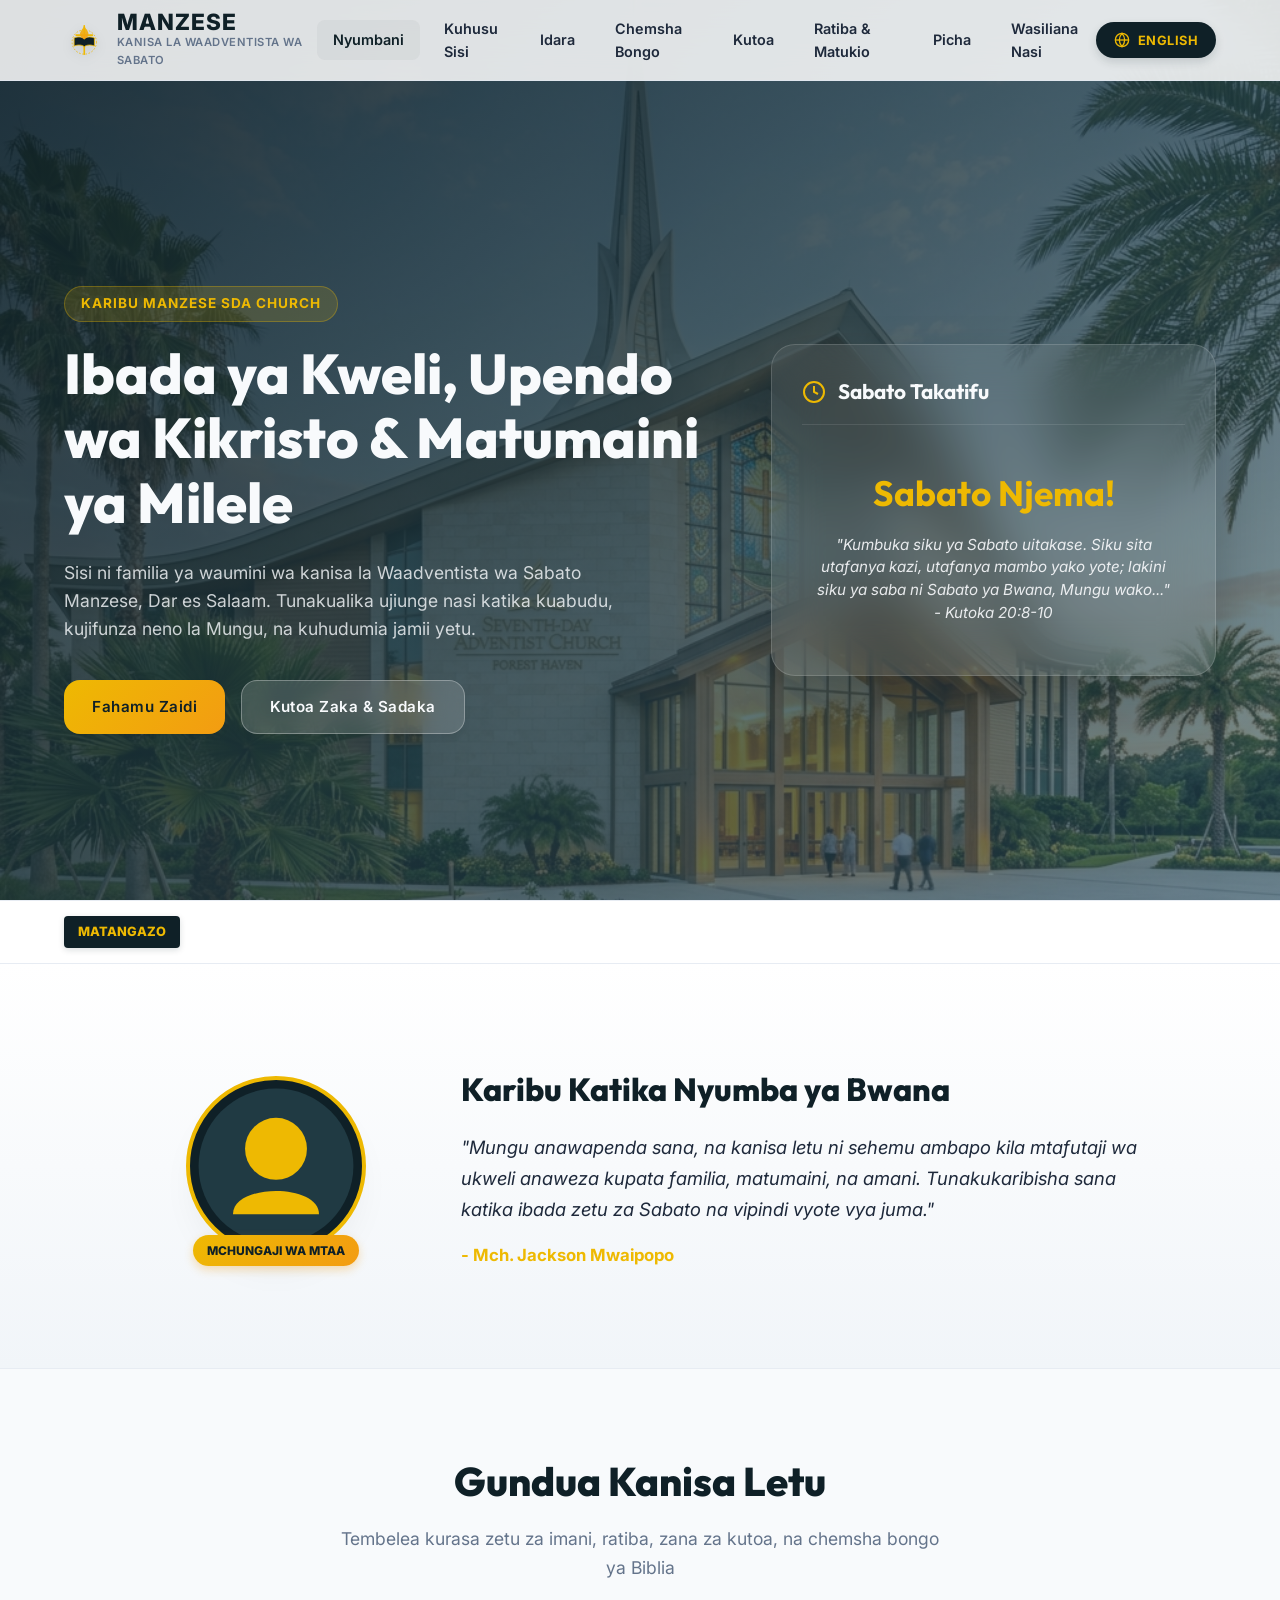
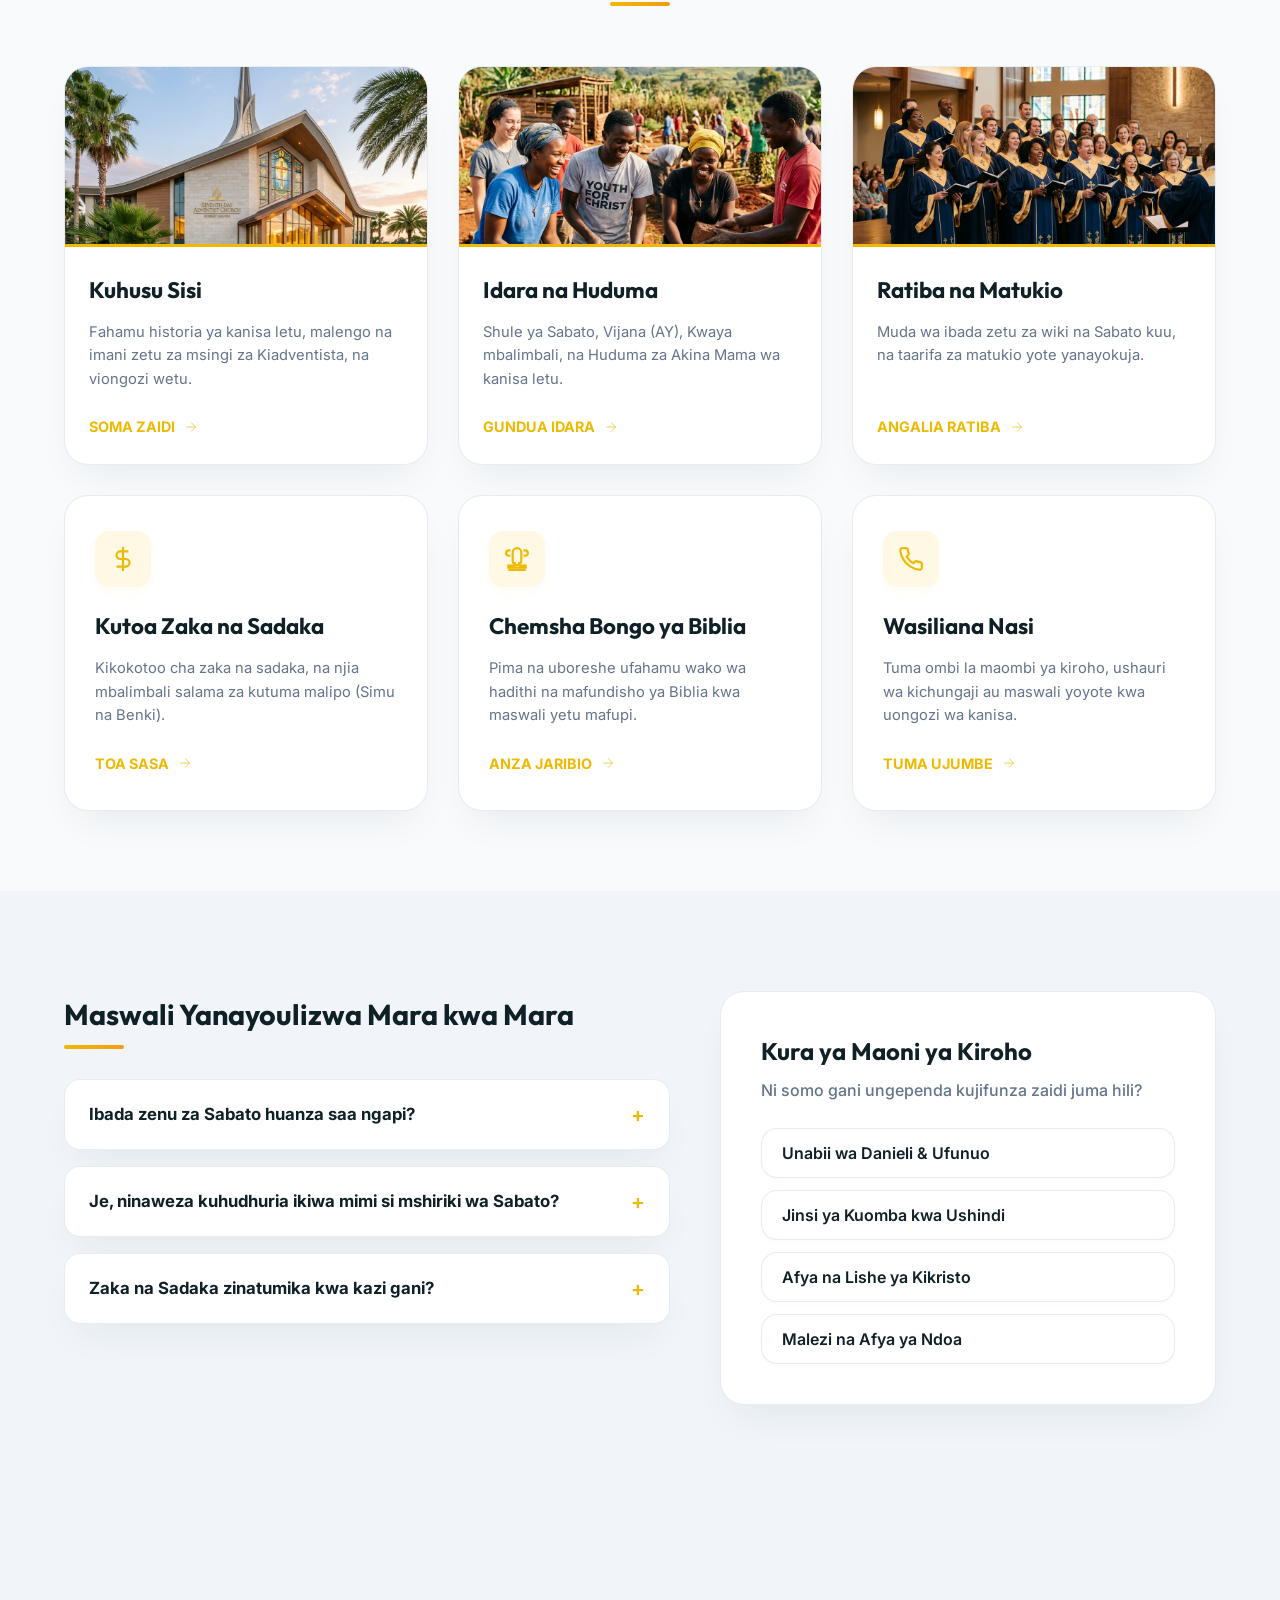
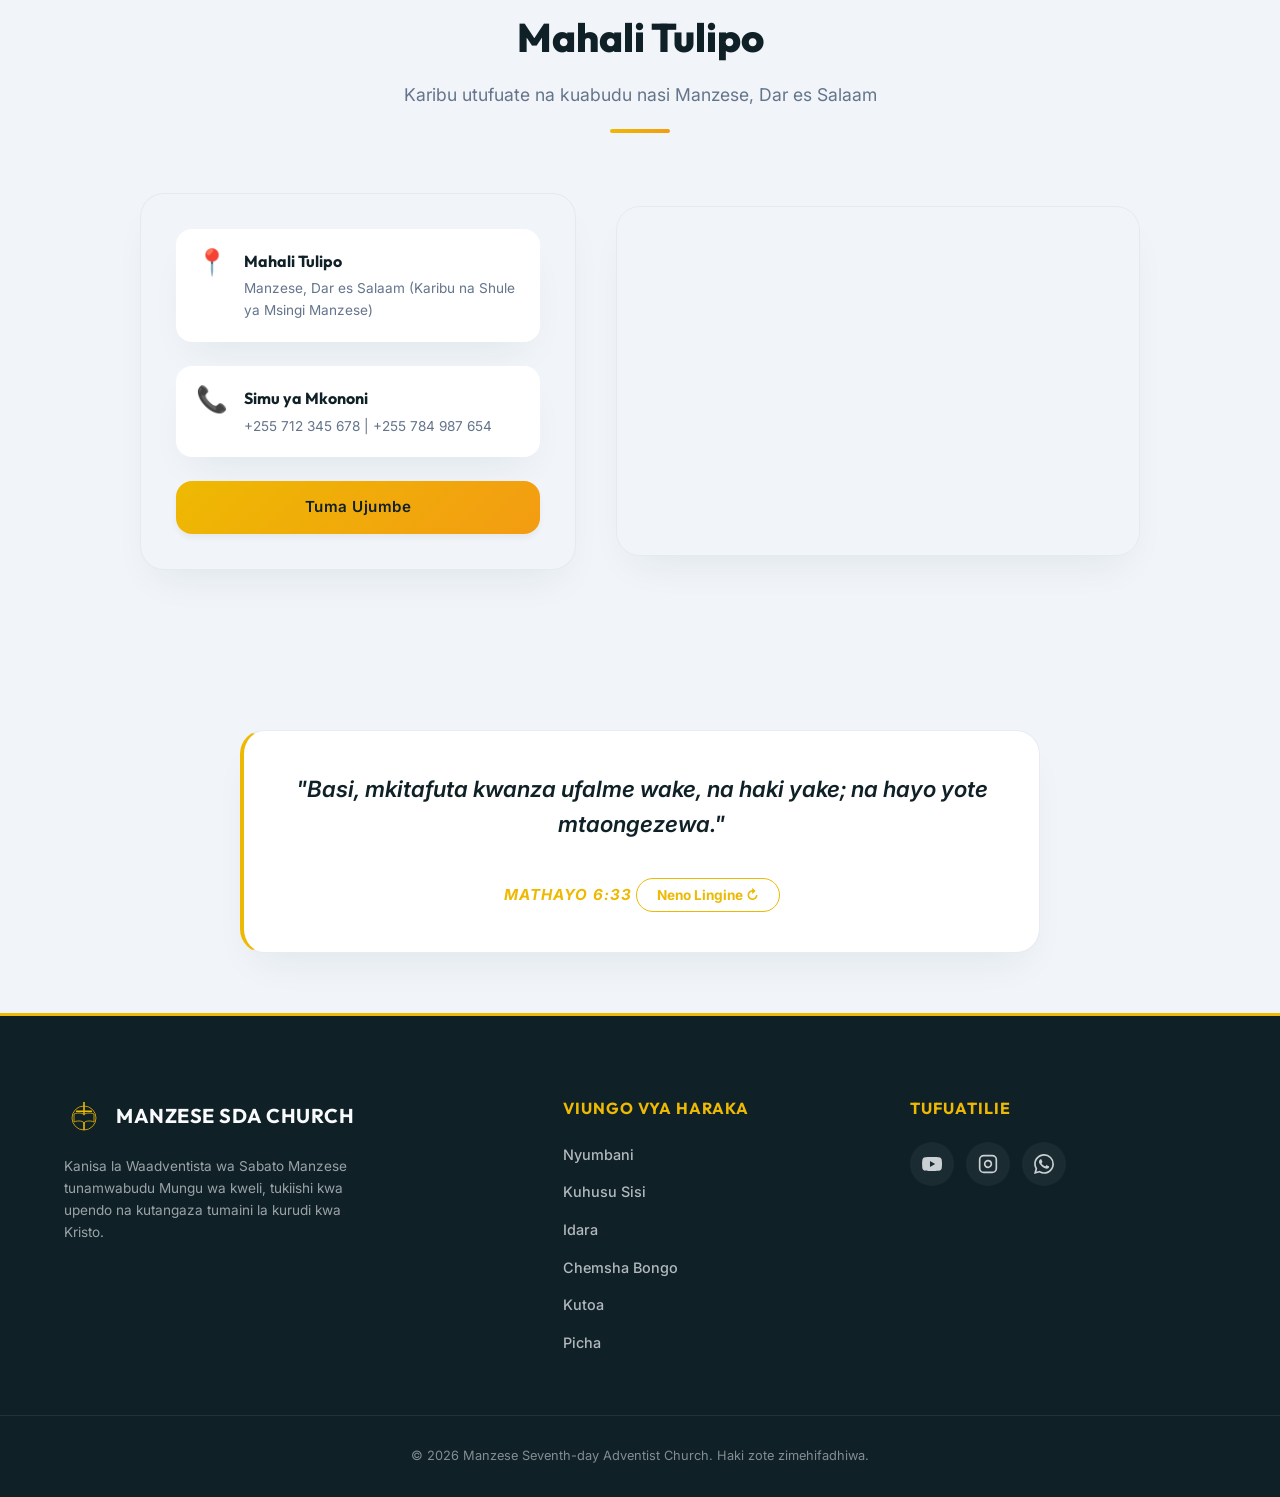
<file: index.html>
<!DOCTYPE html>
<html lang="sw">
<head>
    <meta charset="UTF-8">
    <meta name="viewport" content="width=device-width, initial-scale=1.0">
    <title>Manzese Seventh-day Adventist Church</title>
    <!-- Google Fonts: Outfit (headings) & Inter (body) -->
    <link rel="preconnect" href="https://fonts.googleapis.com">
    <link rel="preconnect" href="https://fonts.gstatic.com" crossorigin>
    <link href="https://fonts.googleapis.com/css2?family=Inter:wght@300;400;500;600;700&family=Outfit:wght@400;500;600;700;800&display=swap" rel="stylesheet">
    <!-- Custom CSS -->
    <link rel="stylesheet" href="styles.css">
</head>
<body>

    <!-- Header Navigation -->
    <header class="main-header">
        <div class="container header-container">
            <a href="index.html" class="logo-area">
                <svg class="sda-logo" viewBox="0 0 100 100" fill="none" xmlns="http://www.w3.org/2000/svg">
                    <circle cx="50" cy="55" r="30" stroke="var(--gold-color)" stroke-width="2" stroke-dasharray="4 4" />
                    <path d="M50 15 V85 M30 38 H70" stroke="var(--gold-color)" stroke-width="4" stroke-linecap="round"/>
                    <path d="M25 65 C35 60 50 63 50 68 C50 63 65 60 75 65 V45 C65 40 50 43 50 48 C50 43 35 40 25 45 Z" fill="var(--primary-color)" stroke="var(--gold-color)" stroke-width="2" stroke-linejoin="round"/>
                    <path d="M50 15 C55 25 62 30 60 38 C58 45 50 48 50 48 C50 48 42 45 40 38 C38 30 45 25 50 15 Z" fill="url(#flameGrad)" opacity="0.9"/>
                    <defs>
                        <linearGradient id="flameGrad" x1="50" y1="15" x2="50" y2="48" gradientUnits="userSpaceOnUse">
                            <stop offset="0%" stop-color="#EEB902" />
                            <stop offset="100%" stop-color="#F39C12" />
                        </linearGradient>
                    </defs>
                </svg>
                <div class="logo-text">
                    <span class="church-title">MANZESE</span>
                    <span class="church-sub" data-translate="nav_sda">Seventh-day Adventist Church</span>
                </div>
            </a>

            <!-- Desktop Nav Links -->
            <nav class="nav-links" id="navLinks">
                <a href="index.html" class="nav-item" data-translate="nav_home">Nyumbani</a>
                <a href="about.html" class="nav-item" data-translate="nav_about">Kuhusu Sisi</a>
                <a href="departments.html" class="nav-item" data-translate="nav_departments">Idara</a>
                <a href="quiz.html" class="nav-item" data-translate="nav_quiz">Chemsha Bongo</a>
                <a href="giving.html" class="nav-item" data-translate="nav_giving">Kutoa</a>
                <a href="events.html" class="nav-item" data-translate="nav_services">Ratiba & Matukio</a>
                <a href="gallery.html" class="nav-item" data-translate="nav_gallery">Picha</a>
                <a href="contact.html" class="nav-item" data-translate="nav_contact">Wasiliana Nasi</a>
            </nav>

            <!-- Language Switch & Mobile Toggle -->
            <div class="header-actions">
                <button class="lang-btn" id="langBtn" aria-label="Switch Language">
                    <svg class="lang-icon" viewBox="0 0 24 24" fill="none" stroke="currentColor" stroke-width="2">
                        <circle cx="12" cy="12" r="10"/>
                        <line x1="2" y1="12" x2="22" y2="12"/>
                        <path d="M12 2a15.3 15.3 0 0 1 4 10 15.3 15.3 0 0 1-4 10 15.3 15.3 0 0 1-4-10 15.3 15.3 0 0 1 4-10z"/>
                    </svg>
                    <span id="langText">ENGLISH</span>
                </button>

                <button class="mobile-menu-toggle" id="menuToggle" aria-label="Toggle Menu">
                    <span></span>
                    <span></span>
                    <span></span>
                </button>
            </div>
        </div>
    </header>

    <!-- Mobile Nav Panel (Overlay) -->
    <div class="mobile-nav-panel" id="mobileNavPanel">
        <nav class="mobile-nav-links">
            <a href="index.html" class="mobile-nav-item" data-translate="nav_home">Nyumbani</a>
            <a href="about.html" class="mobile-nav-item" data-translate="nav_about">Kuhusu Sisi</a>
            <a href="departments.html" class="mobile-nav-item" data-translate="nav_departments">Idara</a>
            <a href="quiz.html" class="mobile-nav-item" data-translate="nav_quiz">Chemsha Bongo</a>
            <a href="giving.html" class="mobile-nav-item" data-translate="nav_giving">Kutoa</a>
            <a href="events.html" class="mobile-nav-item" data-translate="nav_services">Ratiba & Matukio</a>
            <a href="gallery.html" class="mobile-nav-item" data-translate="nav_gallery">Picha</a>
            <a href="contact.html" class="mobile-nav-item" data-translate="nav_contact">Wasiliana Nasi</a>
        </nav>
    </div>

    <!-- Main Content -->
    <main class="page-fade-in">

        <!-- Home / Hero Section -->
        <section id="home" class="hero-section">
            <div class="hero-bg-overlay"></div>
            <div class="container hero-container">
                <div class="hero-content">
                    <span class="hero-tag" data-translate="hero_tag">Karibu Manzese SDA Church</span>
                    <h1 class="hero-title" data-translate="hero_title">Ibada ya Kweli, Upendo wa Kikristo & Matumaini ya Milele</h1>
                    <p class="hero-desc" data-translate="hero_desc">Sisi ni familia ya waumini wa kanisa la Waadventista wa Sabato Manzese, Dar es Salaam. Tunakualika ujiunge nasi katika kuabudu, kujifunza neno la Mungu, na kuhudumia jamii yetu.</p>
                    <div class="hero-btns">
                        <a href="about.html" class="btn btn-primary" data-translate="btn_learn_more">Fahamu Zaidi</a>
                        <a href="giving.html" class="btn btn-secondary" data-translate="btn_give">Kutoa Zaka & Sadaka</a>
                    </div>
                </div>

                <!-- Sabbath Countdown Card -->
                <div class="sabbath-card" id="sabbathCard">
                    <div class="sabbath-card-header">
                        <svg class="sabbath-icon" viewBox="0 0 24 24" fill="none" stroke="currentColor" stroke-width="2">
                            <circle cx="12" cy="12" r="10"/>
                            <polyline points="12 6 12 12 16 14"/>
                        </svg>
                        <h3 id="sabbathCardTitle" data-translate="sabbath_countdown_title">Maandalizi ya Sabato</h3>
                    </div>
                    <div class="sabbath-card-body" id="sabbathCardBody">
                        <p class="sabbath-prompt" id="sabbathPrompt" data-translate="sabbath_starts_in">Sabato inayofuata inaanza baada ya:</p>
                        <div class="countdown-timer" id="countdownTimer">
                            <div class="timer-item">
                                <span class="timer-num" id="days">00</span>
                                <span class="timer-label" data-translate="timer_days">Siku</span>
                            </div>
                            <div class="timer-item">
                                <span class="timer-num" id="hours">00</span>
                                <span class="timer-label" data-translate="timer_hours">Saa</span>
                            </div>
                            <div class="timer-item">
                                <span class="timer-num" id="minutes">00</span>
                                <span class="timer-label" data-translate="timer_minutes">Dakika</span>
                            </div>
                            <div class="timer-item">
                                <span class="timer-num" id="seconds">00</span>
                                <span class="timer-label" data-translate="timer_seconds">Sekunde</span>
                            </div>
                        </div>
                    </div>
                </div>
            </div>
        </section>

        <!-- Announcements / News Ticker Section -->
        <section class="announcements-section">
            <div class="container announcements-container">
                <div class="announcements-badge" data-translate="announcements_badge">Matangazo</div>
                <div class="announcements-ticker">
                    <div class="announcements-list">
                        <span data-translate="announce_1">Mkutano Mkuu wa Makambi utaanza tarehe 16 Agosti. Karibuni wote!</span>
                        <span data-translate="announce_2">Kikundi cha Maombi ya Asubuhi kinakutana kila Jumatano saa 11 Asubuhi.</span>
                        <span data-translate="announce_3">Mazoezi ya Kwaya Kuu yatafanyika Ijumaa saa 11:30 Jioni kabla ya Vespers.</span>
                    </div>
                </div>
            </div>
        </section>

        <!-- Pastor's Welcome Section -->
        <section class="pastor-welcome-section section-padding">
            <div class="container">
                <div class="pastor-grid-layout">
                    <div class="pastor-image-card">
                        <svg class="pastor-avatar-svg" viewBox="0 0 100 100">
                            <circle cx="50" cy="50" r="45" fill="var(--secondary-color)" />
                            <circle cx="50" cy="40" r="18" fill="var(--gold-color)" />
                            <path d="M25 78 C 25 60, 75 60, 75 78" fill="var(--gold-color)" />
                        </svg>
                        <div class="pastor-badge" data-translate="pastor_badge">Mchungaji wa Mtaa</div>
                    </div>
                    <div class="pastor-message-content">
                        <h2 class="pastor-title" data-translate="pastor_welcome_title">Karibu Katika Nyumba ya Bwana</h2>
                        <p class="pastor-quote" data-translate="pastor_quote">"Mungu anawapenda sana, na kanisa letu ni sehemu ambapo kila mtafutaji wa ukweli anaweza kupata familia, matumaini, na amani. Tunakukaribisha sana katika ibada zetu za Sabato na vipindi vyote vya juma."</p>
                        <span class="pastor-name">- Mch. Jackson Mwaipopo</span>
                    </div>
                </div>
            </div>
        </section>

        <!-- Portal Hub Section -->
        <section class="portal-section bg-light">
            <div class="container">
                <div class="section-header text-center">
                    <h2 class="section-title" data-translate="portal_title">Gundua Kanisa Letu</h2>
                    <p class="section-subtitle" data-translate="portal_subtitle">Tembelea kurasa zetu za imani, ratiba, zana za kutoa, na chemsha bongo ya Biblia</p>
                    <div class="header-bar"></div>
                </div>

                <div class="portal-grid">
                    <!-- About Card -->
                    <div class="portal-card has-image">
                        <div class="portal-card-image" style="background-image: url('assets/church_hero.png');"></div>
                        <div class="portal-card-content">
                            <h3 data-translate="about_title">Kuhusu Sisi</h3>
                            <p data-translate="portal_about_desc">Fahamu historia ya kanisa letu, malengo na imani zetu za msingi za Kiadventista, na viongozi wetu.</p>
                            <a href="about.html" class="portal-link">
                                <span data-translate="portal_link_read">Soma Zaidi</span>
                                <svg viewBox="0 0 24 24"><line x1="5" y1="12" x2="19" y2="12"></line><polyline points="12 5 19 12 12 19"></polyline></svg>
                            </a>
                        </div>
                    </div>

                    <!-- Departments Card -->
                    <div class="portal-card has-image">
                        <div class="portal-card-image" style="background-image: url('assets/youth_ministry.png');"></div>
                        <div class="portal-card-content">
                            <h3 data-translate="dept_title">Idara na Huduma</h3>
                            <p data-translate="portal_dept_desc">Shule ya Sabato, Vijana (AY), Kwaya mbalimbali, na Huduma za Akina Mama wa kanisa letu.</p>
                            <a href="departments.html" class="portal-link">
                                <span data-translate="portal_link_explore">Gundua Idara</span>
                                <svg viewBox="0 0 24 24"><line x1="5" y1="12" x2="19" y2="12"></line><polyline points="12 5 19 12 12 19"></polyline></svg>
                            </a>
                        </div>
                    </div>

                    <!-- Events Card -->
                    <div class="portal-card has-image">
                        <div class="portal-card-image" style="background-image: url('assets/choir_singing.png');"></div>
                        <div class="portal-card-content">
                            <h3 data-translate="services_title">Ratiba na Matukio</h3>
                            <p data-translate="portal_services_desc">Muda wa ibada zetu za wiki na Sabato kuu, na taarifa za matukio yote yanayokuja.</p>
                            <a href="events.html" class="portal-link">
                                <span data-translate="portal_link_view">Angalia Ratiba</span>
                                <svg viewBox="0 0 24 24"><line x1="5" y1="12" x2="19" y2="12"></line><polyline points="12 5 19 12 12 19"></polyline></svg>
                            </a>
                        </div>
                    </div>

                    <!-- Giving Card -->
                    <div class="portal-card accent-card">
                        <div class="portal-icon-wrapper">
                            <svg class="portal-icon-svg" viewBox="0 0 24 24" fill="none" stroke="currentColor" stroke-width="2">
                                <line x1="12" y1="1" x2="12" y2="23"></line>
                                <path d="M17 5H9.5a3.5 3.5 0 0 0 0 7h5a3.5 3.5 0 0 1 0 7H6"></path>
                            </svg>
                        </div>
                        <h3 data-translate="giving_title">Kutoa Zaka na Sadaka</h3>
                        <p data-translate="portal_giving_desc">Kikokotoo cha zaka na sadaka, na njia mbalimbali salama za kutuma malipo (Simu na Benki).</p>
                        <a href="giving.html" class="portal-link">
                            <span data-translate="portal_link_give">Toa Sasa</span>
                            <svg viewBox="0 0 24 24"><line x1="5" y1="12" x2="19" y2="12"></line><polyline points="12 5 19 12 12 19"></polyline></svg>
                        </a>
                    </div>

                    <!-- Quiz Card -->
                    <div class="portal-card accent-card">
                        <div class="portal-icon-wrapper">
                            <svg class="portal-icon-svg" viewBox="0 0 24 24" fill="none" stroke="currentColor" stroke-width="2">
                                <path d="M6 9H4.5a2.5 2.5 0 0 1 0-5H6"></path>
                                <path d="M18 9h1.5a2.5 2.5 0 0 0 0-5H18"></path>
                                <path d="M4 22h16"></path>
                                <path d="M10 14.66V17c0 .55-.45 1-1 1H4v2h16v-2h-5c-.55 0-1-.45-1-1v-2.34"></path>
                                <path d="M12 2a4 4 0 0 1 4 4v7.5a4 4 0 0 1-8 0V6a4 4 0 0 1 4-4z"></path>
                            </svg>
                        </div>
                        <h3 data-translate="quiz_title">Chemsha Bongo</h3>
                        <p data-translate="portal_quiz_desc">Pima na uboreshe ufahamu wako wa hadithi na mafundisho ya Biblia kwa maswali yetu mafupi.</p>
                        <a href="quiz.html" class="portal-link">
                            <span data-translate="portal_link_quiz">Anza Jaribio</span>
                            <svg viewBox="0 0 24 24"><line x1="5" y1="12" x2="19" y2="12"></line><polyline points="12 5 19 12 12 19"></polyline></svg>
                        </a>
                    </div>

                    <!-- Contact Card -->
                    <div class="portal-card accent-card">
                        <div class="portal-icon-wrapper">
                            <svg class="portal-icon-svg" viewBox="0 0 24 24" fill="none" stroke="currentColor" stroke-width="2">
                                <path d="M22 16.92v3a2 2 0 0 1-2.18 2 19.79 19.79 0 0 1-8.63-3.07 19.5 19.5 0 0 1-6-6 19.79 19.79 0 0 1-3.07-8.67A2 2 0 0 1 4.11 2h3a2 2 0 0 1 2 1.72 12.84 12.84 0 0 0 .7 2.81 2 2 0 0 1-.45 2.11L8.09 9.91a16 16 0 0 0 6 6l1.27-1.27a2 2 0 0 1 2.11-.45 12.84 12.84 0 0 0 2.81.7A2 2 0 0 1 22 16.92z"></path>
                            </svg>
                        </div>
                        <h3 data-translate="contact_title">Wasiliana Nasi</h3>
                        <p data-translate="portal_contact_desc">Tuma ombi la maombi ya kiroho, ushauri wa kichungaji au maswali yoyote kwa uongozi wa kanisa.</p>
                        <a href="contact.html" class="portal-link">
                            <span data-translate="portal_link_contact">Tuma Ujumbe</span>
                            <svg viewBox="0 0 24 24"><line x1="5" y1="12" x2="19" y2="12"></line><polyline points="12 5 19 12 12 19"></polyline></svg>
                        </a>
                    </div>
                </div>
            </div>
        </section>

        <!-- FAQs and Spiritual Poll Grid Section -->
        <section class="interactive-grid-section section-padding bg-light">
            <div class="container">
                <div class="interactive-two-column">
                    <!-- Collapsible FAQs -->
                    <div class="faq-accordion-wrapper">
                        <div class="small-header">
                            <h2 class="faq-section-title" data-translate="faq_title">Maswali Yanayoulizwa Mara kwa Mara</h2>
                            <div class="header-bar left-align"></div>
                        </div>
                        
                        <div class="faq-accordion">
                            <div class="faq-item">
                                <button class="faq-trigger">
                                    <span class="faq-question-text" data-translate="faq_q1">Ibada zenu za Sabato huanza saa ngapi?</span>
                                    <span class="faq-icon-arrow">+</span>
                                </button>
                                <div class="faq-content">
                                    <p data-translate="faq_a1">Ibada huanza saa 2:00 Asubuhi kwa Shule ya Sabato (kujifunza Biblia) na kufuatiwa na Ibada Kuu ya Mahubiri saa 4:45 Asubuhi. Alasiri tuna vipindi vya vijana na kwaya kuanzia saa 8:00 Alasiri.</p>
                                </div>
                            </div>

                            <div class="faq-item">
                                <button class="faq-trigger">
                                    <span class="faq-question-text" data-translate="faq_q2">Je, ninaweza kuhudhuria ikiwa mimi si mshiriki wa Sabato?</span>
                                    <span class="faq-icon-arrow">+</span>
                                </button>
                                <div class="faq-content">
                                    <p data-translate="faq_a2">Ndiyo, kabisa! Kanisa letu lipo wazi kwa ajili ya kila mtu wa dini, dhehebu au imani yoyote. Wageni wote wanakaribishwa na kufurahia upendo wa Kikristo pamoja nasi.</p>
                                </div>
                            </div>

                            <div class="faq-item">
                                <button class="faq-trigger">
                                    <span class="faq-question-text" data-translate="faq_q3">Zaka na Sadaka zinatumika kwa kazi gani?</span>
                                    <span class="faq-icon-arrow">+</span>
                                </button>
                                <div class="faq-content">
                                    <p data-translate="faq_a3">Zaka na Sadaka zinatumika kusaidia kazi ya uinjilisti, matengenezo ya kanisa, kuendesha huduma mbalimbali za idara, na kutoa misaada kwa wajane, mayatima, wagonjwa na wenye shida Manzese.</p>
                                </div>
                            </div>
                        </div>
                    </div>

                    <!-- Spiritual Poll Card -->
                    <div class="poll-card glass-card" id="spiritualPollCard">
                        <div class="poll-card-header">
                            <h3 data-translate="poll_title">Kura ya Maoni ya Kiroho</h3>
                            <p class="poll-question" data-translate="poll_question">Ni somo gani ungependa kujifunza zaidi juma hili?</p>
                        </div>
                        
                        <div class="poll-options" id="pollOptions">
                            <button class="poll-option-btn" data-vote="unabii">
                                <span data-translate="poll_opt1">Unabii wa Danieli & Ufunuo</span>
                            </button>
                            <button class="poll-option-btn" data-vote="maombi">
                                <span data-translate="poll_opt2">Jinsi ya Kuomba kwa Ushindi</span>
                            </button>
                            <button class="poll-option-btn" data-vote="afya">
                                <span data-translate="poll_opt3">Afya na Lishe ya Kikristo</span>
                            </button>
                            <button class="poll-option-btn" data-vote="familia">
                                <span data-translate="poll_opt4">Malezi na Afya ya Ndoa</span>
                            </button>
                        </div>

                        <!-- Poll Results -->
                        <div class="poll-results hidden" id="pollResults">
                            <div class="poll-result-bar">
                                <div class="poll-result-label">
                                    <span data-translate="poll_opt1">Unabii wa Danieli & Ufunuo</span>
                                    <span class="poll-pct" id="pct-unabii">0%</span>
                                </div>
                                <div class="poll-bar-bg"><div class="poll-bar-fill" id="fill-unabii"></div></div>
                            </div>
                            <div class="poll-result-bar">
                                <div class="poll-result-label">
                                    <span data-translate="poll_opt2">Jinsi ya Kuomba kwa Ushindi</span>
                                    <span class="poll-pct" id="pct-maombi">0%</span>
                                </div>
                                <div class="poll-bar-bg"><div class="poll-bar-fill" id="fill-maombi"></div></div>
                            </div>
                            <div class="poll-result-bar">
                                <div class="poll-result-label">
                                    <span data-translate="poll_opt3">Afya na Lishe ya Kikristo</span>
                                    <span class="poll-pct" id="pct-afya">0%</span>
                                </div>
                                <div class="poll-bar-bg"><div class="poll-bar-fill" id="fill-afya"></div></div>
                            </div>
                            <div class="poll-result-bar">
                                <div class="poll-result-label">
                                    <span data-translate="poll_opt4">Malezi na Afya ya Ndoa</span>
                                    <span class="poll-pct" id="pct-familia">0%</span>
                                </div>
                                <div class="poll-bar-bg"><div class="poll-bar-fill" id="fill-familia"></div></div>
                            </div>
                            <button class="btn btn-poll-reset btn-block" id="pollResetBtn" data-translate="poll_btn_reset">Piga Kura Tena</button>
                        </div>
                    </div>
                </div>
            </div>
        </section>

        <!-- Location & Map Section -->
        <section class="location-map-section section-padding bg-white">
            <div class="container">
                <div class="section-header text-center">
                    <h2 class="section-title" data-translate="location_title">Mahali Tulipo</h2>
                    <p class="section-subtitle" data-translate="location_subtitle">Karibu utufuate na kuabudu nasi Manzese, Dar es Salaam</p>
                    <div class="header-bar"></div>
                </div>
                
                <div class="location-grid">
                    <div class="location-info-card">
                        <div class="contact-detail-item">
                            <span class="detail-icon">📍</span>
                            <div class="detail-text">
                                <h4 data-translate="detail_location">Mahali Tulipo</h4>
                                <p data-translate="detail_address">Manzese, Dar es Salaam (Karibu na Shule ya Msingi Manzese)</p>
                            </div>
                        </div>
                        <div class="contact-detail-item">
                            <span class="detail-icon">📞</span>
                            <div class="detail-text">
                                <h4 data-translate="detail_phone">Simu ya Mkononi</h4>
                                <p>+255 712 345 678 | +255 784 987 654</p>
                            </div>
                        </div>
                        <a href="contact.html" class="btn btn-primary" data-translate="btn_send_message">Tuma Ujumbe</a>
                    </div>
                    
                    <div class="map-wrapper">
                        <iframe 
                            class="map-iframe"
                            src="https://maps.google.com/maps?q=Manzese%20SDA%20Church,%20Dar%20es%20Salaam,%20Tanzania&t=&z=15&ie=UTF8&iwloc=&output=embed" 
                            frameborder="0" 
                            scrolling="no" 
                            marginheight="0" 
                            marginwidth="0"
                            loading="lazy">
                        </iframe>
                    </div>
                </div>
            </div>
        </section>

        <!-- Verse of the Day Section -->
        <section class="verse-section">
            <div class="container">
                <div class="verse-card glass-card">
                    <blockquote id="verseText" data-translate="verse_text">"Basi, mkitafuta kwanza ufalme wake, na haki yake; na hayo yote mtaongezewa."</blockquote>
                    <cite id="verseRef" data-translate="verse_ref">Mathayo 6:33</cite>
                    <button class="btn-verse-next" id="nextVerseBtn" aria-label="Next Verse" data-translate="btn_next_verse">Neno Lingine ↻</button>
                </div>
            </div>
        </section>
    </main>

    <!-- Footer -->
    <footer class="main-footer">
        <div class="container footer-grid">
            <div class="footer-brand">
                <div class="footer-logo-row">
                    <svg class="sda-logo-footer" viewBox="0 0 100 100" fill="none" xmlns="http://www.w3.org/2000/svg">
                        <circle cx="50" cy="55" r="30" stroke="var(--gold-color)" stroke-width="2" />
                        <path d="M50 15 V85 M30 38 H70" stroke="var(--gold-color)" stroke-width="4"/>
                        <path d="M25 65 C35 60 50 63 50 68 C50 63 65 60 75 65 V45 C65 40 50 43 50 48 C50 43 35 40 25 45 Z" fill="var(--primary-color)" stroke="var(--gold-color)" stroke-width="2"/>
                    </svg>
                    <h4>MANZESE SDA CHURCH</h4>
                </div>
                <p data-translate="footer_desc">Kanisa la Waadventista wa Sabato Manzese tunamwabudu Mungu wa kweli, tukiishi kwa upendo na kutangaza tumaini la kurudi kwa Kristo.</p>
            </div>

            <div class="footer-links">
                <h4 data-translate="footer_quick_links">Viungo vya Haraka</h4>
                <ul>
                    <li><a href="index.html" data-translate="nav_home">Nyumbani</a></li>
                    <li><a href="about.html" data-translate="nav_about">Kuhusu Sisi</a></li>
                    <li><a href="departments.html" data-translate="nav_departments">Idara</a></li>
                    <li><a href="quiz.html" data-translate="nav_quiz">Chemsha Bongo</a></li>
                    <li><a href="giving.html" data-translate="nav_giving">Kutoa</a></li>
                    <li><a href="gallery.html" data-translate="nav_gallery">Picha</a></li>
                </ul>
            </div>

            <div class="footer-socials">
                <h4 data-translate="footer_follow_us">Tufuatilie</h4>
                <div class="social-icons">
                    <a href="https://youtube.com" target="_blank" aria-label="YouTube" class="social-icon-btn yt">
                        <svg viewBox="0 0 24 24" fill="currentColor"><path d="M23.498 6.163c-.272-1.022-1.074-1.826-2.096-2.101C19.548 3.5 12 3.5 12 3.5s-7.548 0-9.402.562C1.74 4.337.938 5.14.666 6.163.148 8.02.148 12 .148 12s0 3.98.518 5.837c.272 1.022 1.074 1.826 2.096 2.101C4.452 20.5 12 20.5 12 20.5s7.548 0 9.402-.562c1.022-.275 1.824-1.079 2.096-2.101.518-1.857.518-5.837.518-5.837s0-3.98-.518-5.837zM9.545 15.568V8.432L15.818 12l-6.273 3.568z"/></svg>
                    </a>
                    <a href="https://instagram.com" target="_blank" aria-label="Instagram" class="social-icon-btn ig">
                        <svg viewBox="0 0 24 24" fill="none" stroke="currentColor" stroke-width="2"><rect x="2" y="2" width="20" height="20" rx="5" ry="5"/><path d="M16 11.37A4 4 0 1 1 12.63 8 4 4 0 0 1 16 11.37z"/><line x1="17.5" y1="6.5" x2="17.51" y2="6.5"/></svg>
                    </a>
                    <a href="https://whatsapp.com" target="_blank" aria-label="WhatsApp" class="social-icon-btn wa">
                        <svg viewBox="0 0 24 24" fill="currentColor"><path d="M17.472 14.382c-.297-.149-1.758-.867-2.03-.967-.273-.099-.471-.148-.67.15-.197.297-.767.966-.94 1.164-.173.199-.347.223-.644.075-.297-.15-1.255-.463-2.39-1.475-.883-.788-1.48-1.761-1.653-2.059-.173-.297-.018-.458.13-.606.134-.133.298-.347.446-.52.149-.174.198-.298.298-.497.099-.198.05-.371-.025-.52-.075-.149-.669-1.612-.916-2.207-.242-.579-.487-.5-.669-.51-.173-.008-.371-.01-.57-.01-.198 0-.52.074-.792.372-.272.297-1.04 1.016-1.04 2.479 0 1.462 1.065 2.875 1.213 3.074.149.198 2.096 3.2 5.077 4.487.709.306 1.262.489 1.694.625.712.227 1.36.195 1.871.118.571-.085 1.758-.719 2.006-1.413.248-.694.248-1.289.173-1.413-.074-.124-.272-.198-.57-.347m-5.421 7.403h-.004a9.87 9.87 0 0 1-5.031-1.378l-.361-.214-3.741.982.998-3.648-.235-.374a9.86 9.86 0 0 1-1.51-5.26c.001-5.45 4.436-9.884 9.888-9.884 2.64 0 5.122 1.03 6.988 2.898a9.825 9.825 0 0 1 2.893 6.994c-.003 5.45-4.437 9.884-9.885 9.884m8.413-18.297A11.815 11.815 0 0 0 12.05 0C5.495 0 .16 5.335.157 11.892c0 2.096.547 4.142 1.588 5.945L0 24l6.335-1.662c1.746.953 3.71 1.458 5.704 1.459h.005c6.554 0 11.89-5.335 11.893-11.893a11.821 11.821 0 0 0-3.48-8.413z"/></svg>
                    </a>
                </div>
            </div>
        </div>
        <div class="footer-bottom text-center">
            <p>&copy; <span id="year">2026</span> Manzese Seventh-day Adventist Church. <span data-translate="footer_rights">Haki zote zimehifadhiwa.</span></p>
        </div>
    </footer>

    <!-- Core App JS -->
    <script src="app.js"></script>
</body>
</html>
</file>
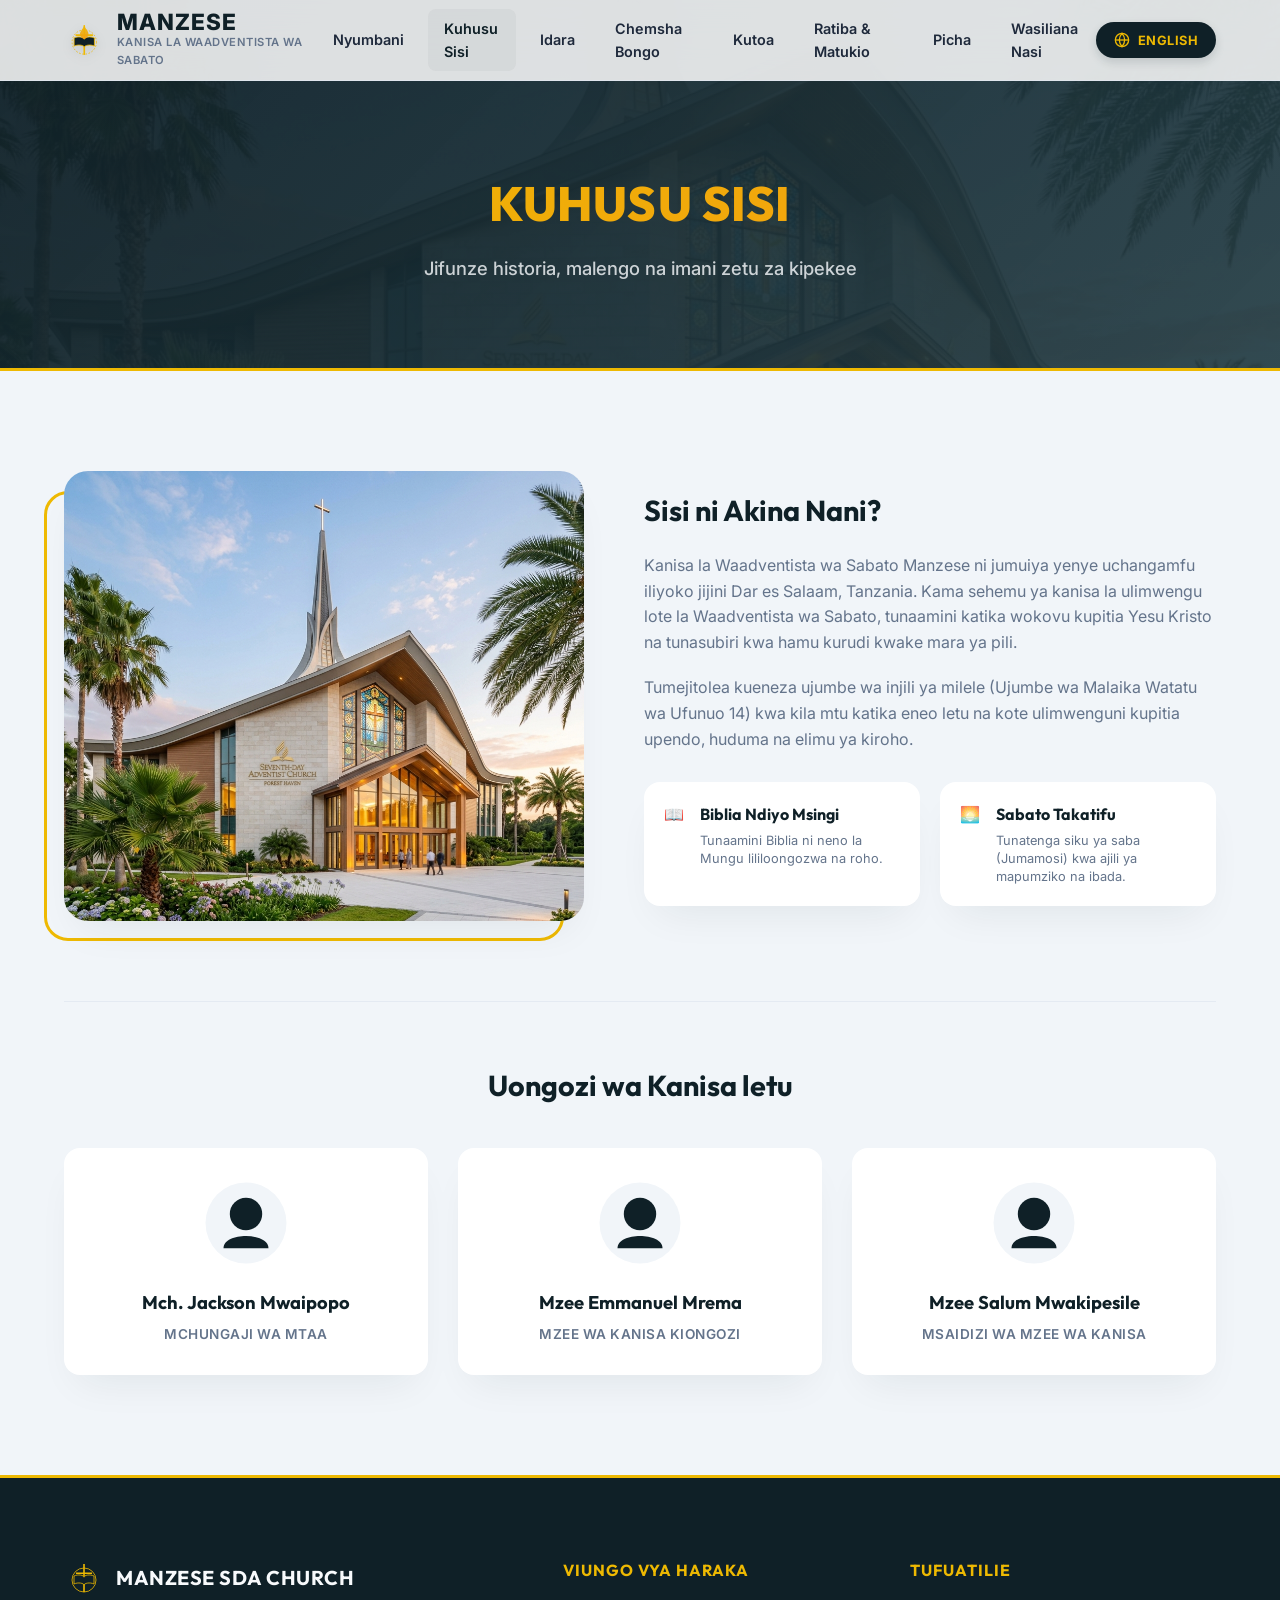
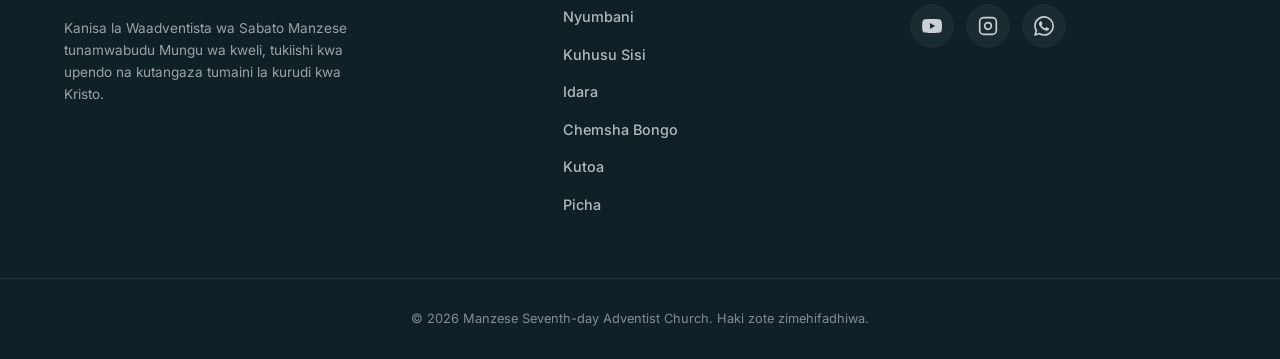
<file: about.html>
<!DOCTYPE html>
<html lang="sw">
<head>
    <meta charset="UTF-8">
    <meta name="viewport" content="width=device-width, initial-scale=1.0">
    <title>Kuhusu Sisi - Manzese Seventh-day Adventist Church</title>
    <!-- Google Fonts: Outfit (headings) & Inter (body) -->
    <link rel="preconnect" href="https://fonts.googleapis.com">
    <link rel="preconnect" href="https://fonts.gstatic.com" crossorigin>
    <link href="https://fonts.googleapis.com/css2?family=Inter:wght@300;400;500;600;700&family=Outfit:wght@400;500;600;700;800&display=swap" rel="stylesheet">
    <!-- Custom CSS -->
    <link rel="stylesheet" href="styles.css">
</head>
<body>

    <!-- Header Navigation -->
    <header class="main-header">
        <div class="container header-container">
            <a href="index.html" class="logo-area">
                <svg class="sda-logo" viewBox="0 0 100 100" fill="none" xmlns="http://www.w3.org/2000/svg">
                    <circle cx="50" cy="55" r="30" stroke="var(--gold-color)" stroke-width="2" stroke-dasharray="4 4" />
                    <path d="M50 15 V85 M30 38 H70" stroke="var(--gold-color)" stroke-width="4" stroke-linecap="round"/>
                    <path d="M25 65 C35 60 50 63 50 68 C50 63 65 60 75 65 V45 C65 40 50 43 50 48 C50 43 35 40 25 45 Z" fill="var(--primary-color)" stroke="var(--gold-color)" stroke-width="2" stroke-linejoin="round"/>
                    <path d="M50 15 C55 25 62 30 60 38 C58 45 50 48 50 48 C50 48 42 45 40 38 C38 30 45 25 50 15 Z" fill="url(#flameGrad)" opacity="0.9"/>
                    <defs>
                        <linearGradient id="flameGrad" x1="50" y1="15" x2="50" y2="48" gradientUnits="userSpaceOnUse">
                            <stop offset="0%" stop-color="#EEB902" />
                            <stop offset="100%" stop-color="#F39C12" />
                        </linearGradient>
                    </defs>
                </svg>
                <div class="logo-text">
                    <span class="church-title">MANZESE</span>
                    <span class="church-sub" data-translate="nav_sda">Seventh-day Adventist Church</span>
                </div>
            </a>

            <!-- Desktop Nav Links -->
            <nav class="nav-links" id="navLinks">
                <a href="index.html" class="nav-item" data-translate="nav_home">Nyumbani</a>
                <a href="about.html" class="nav-item" data-translate="nav_about">Kuhusu Sisi</a>
                <a href="departments.html" class="nav-item" data-translate="nav_departments">Idara</a>
                <a href="quiz.html" class="nav-item" data-translate="nav_quiz">Chemsha Bongo</a>
                <a href="giving.html" class="nav-item" data-translate="nav_giving">Kutoa</a>
                <a href="events.html" class="nav-item" data-translate="nav_services">Ratiba & Matukio</a>
                <a href="gallery.html" class="nav-item" data-translate="nav_gallery">Picha</a>
                <a href="contact.html" class="nav-item" data-translate="nav_contact">Wasiliana Nasi</a>
            </nav>

            <!-- Language Switch & Mobile Toggle -->
            <div class="header-actions">
                <button class="lang-btn" id="langBtn" aria-label="Switch Language">
                    <svg class="lang-icon" viewBox="0 0 24 24" fill="none" stroke="currentColor" stroke-width="2">
                        <circle cx="12" cy="12" r="10"/>
                        <line x1="2" y1="12" x2="22" y2="12"/>
                        <path d="M12 2a15.3 15.3 0 0 1 4 10 15.3 15.3 0 0 1-4 10 15.3 15.3 0 0 1-4-10 15.3 15.3 0 0 1 4-10z"/>
                    </svg>
                    <span id="langText">ENGLISH</span>
                </button>

                <button class="mobile-menu-toggle" id="menuToggle" aria-label="Toggle Menu">
                    <span></span>
                    <span></span>
                    <span></span>
                </button>
            </div>
        </div>
    </header>

    <!-- Mobile Nav Panel (Overlay) -->
    <div class="mobile-nav-panel" id="mobileNavPanel">
        <nav class="mobile-nav-links">
            <a href="index.html" class="mobile-nav-item" data-translate="nav_home">Nyumbani</a>
            <a href="about.html" class="mobile-nav-item" data-translate="nav_about">Kuhusu Sisi</a>
            <a href="departments.html" class="mobile-nav-item" data-translate="nav_departments">Idara</a>
            <a href="quiz.html" class="mobile-nav-item" data-translate="nav_quiz">Chemsha Bongo</a>
            <a href="giving.html" class="mobile-nav-item" data-translate="nav_giving">Kutoa</a>
            <a href="events.html" class="mobile-nav-item" data-translate="nav_services">Ratiba & Matukio</a>
            <a href="gallery.html" class="mobile-nav-item" data-translate="nav_gallery">Picha</a>
            <a href="contact.html" class="mobile-nav-item" data-translate="nav_contact">Wasiliana Nasi</a>
        </nav>
    </div>

    <!-- Subpage Hero -->
    <section class="subpage-hero">
        <div class="container">
            <h1 class="subpage-hero-title" data-translate="about_title">Kuhusu Sisi</h1>
            <p class="subpage-hero-subtitle" data-translate="about_subtitle">Jifunze historia, malengo na imani zetu za kipekee</p>
        </div>
    </section>

    <!-- Main Content -->
    <main class="page-fade-in">
        <!-- About Section -->
        <section class="about-section section-padding">
            <div class="container">
                <div class="about-grid">
                    <div class="about-image-card">
                        <img src="assets/church_hero.png" alt="Manzese SDA Church Building" class="about-img">
                        <div class="img-accent-border"></div>
                    </div>
                    <div class="about-info">
                        <h3 data-translate="about_who_we_are">Sisi ni Akina Nani?</h3>
                        <p data-translate="about_p1">Kanisa la Waadventista wa Sabato Manzese ni jumuiya yenye uchangamfu iliyoko jijini Dar es Salaam, Tanzania. Kama sehemu ya kanisa la ulimwengu lote la Waadventista wa Sabato, tunaamini katika wokovu kupitia Yesu Kristo na tunasubiri kwa hamu kurudi kwake mara ya pili.</p>
                        <p data-translate="about_p2">Tumejitolea kueneza ujumbe wa injili ya milele (Ujumbe wa Malaika Watatu wa Ufunuo 14) kwa kila mtu katika eneo letu na kote ulimwenguni kupitia upendo, huduma na elimu ya kiroho.</p>
                        
                        <div class="beliefs-highlights">
                            <div class="belief-badge">
                                <span class="badge-icon">📖</span>
                                <div class="badge-text">
                                    <h4 data-translate="belief_bible">Biblia Ndiyo Msingi</h4>
                                    <p data-translate="belief_bible_desc">Tunaamini Biblia ni neno la Mungu lililoongozwa na roho.</p>
                                </div>
                            </div>
                            <div class="belief-badge">
                                <span class="badge-icon">🌅</span>
                                <div class="badge-text">
                                    <h4 data-translate="belief_sabbath">Sabato Takatifu</h4>
                                    <p data-translate="belief_sabbath_desc">Tunatenga siku ya saba (Jumamosi) kwa ajili ya mapumziko na ibada.</p>
                                </div>
                            </div>
                        </div>
                    </div>
                </div>

                <!-- Pastor/Leadership Section -->
                <div class="leadership-section">
                    <h3 class="text-center" data-translate="leadership_title">Uongozi wa Kanisa letu</h3>
                    <div class="leadership-grid">
                        <div class="leader-card">
                            <div class="leader-avatar-wrapper">
                                <svg class="leader-avatar" viewBox="0 0 100 100">
                                    <circle cx="50" cy="50" r="45" fill="var(--bg-light)" />
                                    <circle cx="50" cy="40" r="18" fill="var(--primary-color)" />
                                    <path d="M25 78 C 25 60, 75 60, 75 78" fill="var(--primary-color)" />
                                </svg>
                            </div>
                            <h4>Mch. Jackson Mwaipopo</h4>
                            <p class="leader-role" data-translate="role_pastor">Mchungaji wa Mtaa</p>
                        </div>
                        <div class="leader-card">
                            <div class="leader-avatar-wrapper">
                                <svg class="leader-avatar" viewBox="0 0 100 100">
                                    <circle cx="50" cy="50" r="45" fill="var(--bg-light)" />
                                    <circle cx="50" cy="40" r="18" fill="var(--primary-color)" />
                                    <path d="M25 78 C 25 60, 75 60, 75 78" fill="var(--primary-color)" />
                                </svg>
                            </div>
                            <h4>Mzee Emmanuel Mrema</h4>
                            <p class="leader-role" data-translate="role_elder">Mzee wa Kanisa Kiongozi</p>
                        </div>
                        <div class="leader-card">
                            <div class="leader-avatar-wrapper">
                                <svg class="leader-avatar" viewBox="0 0 100 100">
                                    <circle cx="50" cy="50" r="45" fill="var(--bg-light)" />
                                    <circle cx="50" cy="40" r="18" fill="var(--primary-color)" />
                                    <path d="M25 78 C 25 60, 75 60, 75 78" fill="var(--primary-color)" />
                                </svg>
                            </div>
                            <h4>Mzee Salum Mwakipesile</h4>
                            <p class="leader-role" data-translate="role_associate_elder">Msaidizi wa Mzee wa Kanisa</p>
                        </div>
                    </div>
                </div>
            </div>
        </section>
    </main>

    <!-- Footer -->
    <footer class="main-footer">
        <div class="container footer-grid">
            <div class="footer-brand">
                <div class="footer-logo-row">
                    <svg class="sda-logo-footer" viewBox="0 0 100 100" fill="none" xmlns="http://www.w3.org/2000/svg">
                        <circle cx="50" cy="55" r="30" stroke="var(--gold-color)" stroke-width="2" />
                        <path d="M50 15 V85 M30 38 H70" stroke="var(--gold-color)" stroke-width="4"/>
                        <path d="M25 65 C35 60 50 63 50 68 C50 63 65 60 75 65 V45 C65 40 50 43 50 48 C50 43 35 40 25 45 Z" fill="var(--primary-color)" stroke="var(--gold-color)" stroke-width="2"/>
                    </svg>
                    <h4>MANZESE SDA CHURCH</h4>
                </div>
                <p data-translate="footer_desc">Kanisa la Waadventista wa Sabato Manzese tunamwabudu Mungu wa kweli, tukiishi kwa upendo na kutangaza tumaini la kurudi kwa Kristo.</p>
            </div>

            <div class="footer-links">
                <h4 data-translate="footer_quick_links">Viungo vya Haraka</h4>
                <ul>
                    <li><a href="index.html" data-translate="nav_home">Nyumbani</a></li>
                    <li><a href="about.html" data-translate="nav_about">Kuhusu Sisi</a></li>
                    <li><a href="departments.html" data-translate="nav_departments">Idara</a></li>
                    <li><a href="quiz.html" data-translate="nav_quiz">Chemsha Bongo</a></li>
                    <li><a href="giving.html" data-translate="nav_giving">Kutoa</a></li>
                    <li><a href="gallery.html" data-translate="nav_gallery">Picha</a></li>
                </ul>
            </div>

            <div class="footer-socials">
                <h4 data-translate="footer_follow_us">Tufuatilie</h4>
                <div class="social-icons">
                    <a href="https://youtube.com" target="_blank" aria-label="YouTube" class="social-icon-btn yt">
                        <svg viewBox="0 0 24 24" fill="currentColor"><path d="M23.498 6.163c-.272-1.022-1.074-1.826-2.096-2.101C19.548 3.5 12 3.5 12 3.5s-7.548 0-9.402.562C1.74 4.337.938 5.14.666 6.163.148 8.02.148 12 .148 12s0 3.98.518 5.837c.272 1.022 1.074 1.826 2.096 2.101C4.452 20.5 12 20.5 12 20.5s7.548 0 9.402-.562c1.022-.275 1.824-1.079 2.096-2.101.518-1.857.518-5.837.518-5.837s0-3.98-.518-5.837zM9.545 15.568V8.432L15.818 12l-6.273 3.568z"/></svg>
                    </a>
                    <a href="https://instagram.com" target="_blank" aria-label="Instagram" class="social-icon-btn ig">
                        <svg viewBox="0 0 24 24" fill="none" stroke="currentColor" stroke-width="2"><rect x="2" y="2" width="20" height="20" rx="5" ry="5"/><path d="M16 11.37A4 4 0 1 1 12.63 8 4 4 0 0 1 16 11.37z"/><line x1="17.5" y1="6.5" x2="17.51" y2="6.5"/></svg>
                    </a>
                    <a href="https://whatsapp.com" target="_blank" aria-label="WhatsApp" class="social-icon-btn wa">
                        <svg viewBox="0 0 24 24" fill="currentColor"><path d="M17.472 14.382c-.297-.149-1.758-.867-2.03-.967-.273-.099-.471-.148-.67.15-.197.297-.767.966-.94 1.164-.173.199-.347.223-.644.075-.297-.15-1.255-.463-2.39-1.475-.883-.788-1.48-1.761-1.653-2.059-.173-.297-.018-.458.13-.606.134-.133.298-.347.446-.52.149-.174.198-.298.298-.497.099-.198.05-.371-.025-.52-.075-.149-.669-1.612-.916-2.207-.242-.579-.487-.5-.669-.51-.173-.008-.371-.01-.57-.01-.198 0-.52.074-.792.372-.272.297-1.04 1.016-1.04 2.479 0 1.462 1.065 2.875 1.213 3.074.149.198 2.096 3.2 5.077 4.487.709.306 1.262.489 1.694.625.712.227 1.36.195 1.871.118.571-.085 1.758-.719 2.006-1.413.248-.694.248-1.289.173-1.413-.074-.124-.272-.198-.57-.347m-5.421 7.403h-.004a9.87 9.87 0 0 1-5.031-1.378l-.361-.214-3.741.982.998-3.648-.235-.374a9.86 9.86 0 0 1-1.51-5.26c.001-5.45 4.436-9.884 9.888-9.884 2.64 0 5.122 1.03 6.988 2.898a9.825 9.825 0 0 1 2.893 6.994c-.003 5.45-4.437 9.884-9.885 9.884m8.413-18.297A11.815 11.815 0 0 0 12.05 0C5.495 0 .16 5.335.157 11.892c0 2.096.547 4.142 1.588 5.945L0 24l6.335-1.662c1.746.953 3.71 1.458 5.704 1.459h.005c6.554 0 11.89-5.335 11.893-11.893a11.821 11.821 0 0 0-3.48-8.413z"/></svg>
                    </a>
                </div>
            </div>
        </div>
        <div class="footer-bottom text-center">
            <p>&copy; <span id="year">2026</span> Manzese Seventh-day Adventist Church. <span data-translate="footer_rights">Haki zote zimehifadhiwa.</span></p>
        </div>
    </footer>

    <!-- Core App JS -->
    <script src="app.js"></script>
</body>
</html>
</file>
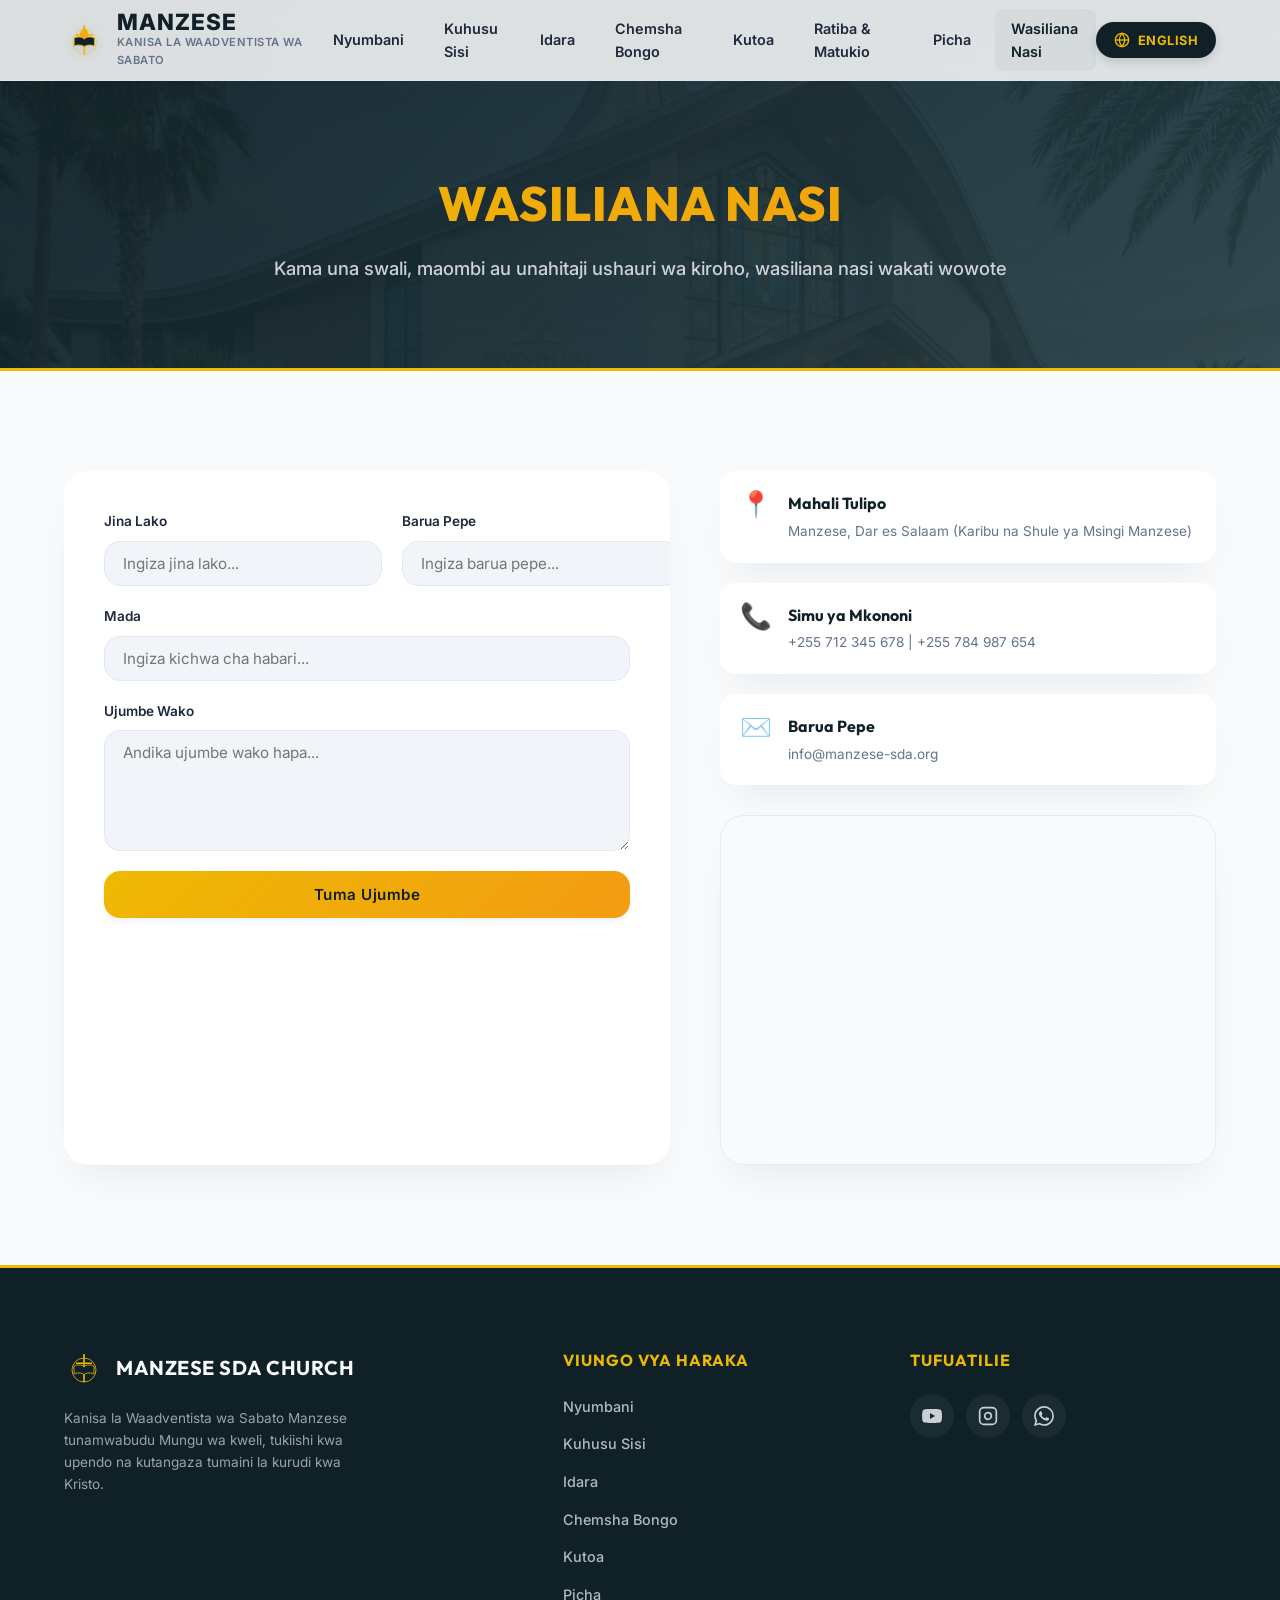
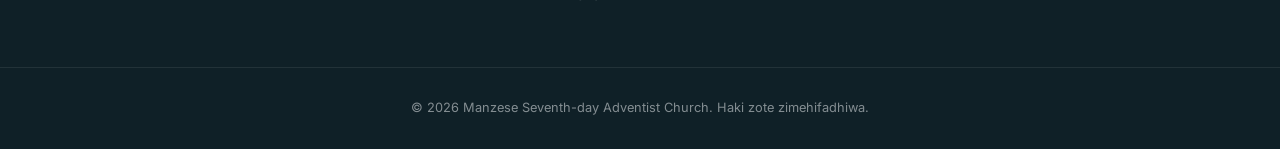
<file: contact.html>
<!DOCTYPE html>
<html lang="sw">
<head>
    <meta charset="UTF-8">
    <meta name="viewport" content="width=device-width, initial-scale=1.0">
    <title>Wasiliana Nasi - Manzese Seventh-day Adventist Church</title>
    <!-- Google Fonts: Outfit (headings) & Inter (body) -->
    <link rel="preconnect" href="https://fonts.googleapis.com">
    <link rel="preconnect" href="https://fonts.gstatic.com" crossorigin>
    <link href="https://fonts.googleapis.com/css2?family=Inter:wght@300;400;500;600;700&family=Outfit:wght@400;500;600;700;800&display=swap" rel="stylesheet">
    <!-- Custom CSS -->
    <link rel="stylesheet" href="styles.css">
</head>
<body>

    <!-- Header Navigation -->
    <header class="main-header">
        <div class="container header-container">
            <a href="index.html" class="logo-area">
                <svg class="sda-logo" viewBox="0 0 100 100" fill="none" xmlns="http://www.w3.org/2000/svg">
                    <circle cx="50" cy="55" r="30" stroke="var(--gold-color)" stroke-width="2" stroke-dasharray="4 4" />
                    <path d="M50 15 V85 M30 38 H70" stroke="var(--gold-color)" stroke-width="4" stroke-linecap="round"/>
                    <path d="M25 65 C35 60 50 63 50 68 C50 63 65 60 75 65 V45 C65 40 50 43 50 48 C50 43 35 40 25 45 Z" fill="var(--primary-color)" stroke="var(--gold-color)" stroke-width="2" stroke-linejoin="round"/>
                    <path d="M50 15 C55 25 62 30 60 38 C58 45 50 48 50 48 C50 48 42 45 40 38 C38 30 45 25 50 15 Z" fill="url(#flameGrad)" opacity="0.9"/>
                    <defs>
                        <linearGradient id="flameGrad" x1="50" y1="15" x2="50" y2="48" gradientUnits="userSpaceOnUse">
                            <stop offset="0%" stop-color="#EEB902" />
                            <stop offset="100%" stop-color="#F39C12" />
                        </linearGradient>
                    </defs>
                </svg>
                <div class="logo-text">
                    <span class="church-title">MANZESE</span>
                    <span class="church-sub" data-translate="nav_sda">Seventh-day Adventist Church</span>
                </div>
            </a>

            <!-- Desktop Nav Links -->
            <nav class="nav-links" id="navLinks">
                <a href="index.html" class="nav-item" data-translate="nav_home">Nyumbani</a>
                <a href="about.html" class="nav-item" data-translate="nav_about">Kuhusu Sisi</a>
                <a href="departments.html" class="nav-item" data-translate="nav_departments">Idara</a>
                <a href="quiz.html" class="nav-item" data-translate="nav_quiz">Chemsha Bongo</a>
                <a href="giving.html" class="nav-item" data-translate="nav_giving">Kutoa</a>
                <a href="events.html" class="nav-item" data-translate="nav_services">Ratiba & Matukio</a>
                <a href="gallery.html" class="nav-item" data-translate="nav_gallery">Picha</a>
                <a href="contact.html" class="nav-item" data-translate="nav_contact">Wasiliana Nasi</a>
            </nav>

            <!-- Language Switch & Mobile Toggle -->
            <div class="header-actions">
                <button class="lang-btn" id="langBtn" aria-label="Switch Language">
                    <svg class="lang-icon" viewBox="0 0 24 24" fill="none" stroke="currentColor" stroke-width="2">
                        <circle cx="12" cy="12" r="10"/>
                        <line x1="2" y1="12" x2="22" y2="12"/>
                        <path d="M12 2a15.3 15.3 0 0 1 4 10 15.3 15.3 0 0 1-4 10 15.3 15.3 0 0 1-4-10 15.3 15.3 0 0 1 4-10z"/>
                    </svg>
                    <span id="langText">ENGLISH</span>
                </button>

                <button class="mobile-menu-toggle" id="menuToggle" aria-label="Toggle Menu">
                    <span></span>
                    <span></span>
                    <span></span>
                </button>
            </div>
        </div>
    </header>

    <!-- Mobile Nav Panel (Overlay) -->
    <div class="mobile-nav-panel" id="mobileNavPanel">
        <nav class="mobile-nav-links">
            <a href="index.html" class="mobile-nav-item" data-translate="nav_home">Nyumbani</a>
            <a href="about.html" class="mobile-nav-item" data-translate="nav_about">Kuhusu Sisi</a>
            <a href="departments.html" class="mobile-nav-item" data-translate="nav_departments">Idara</a>
            <a href="quiz.html" class="mobile-nav-item" data-translate="nav_quiz">Chemsha Bongo</a>
            <a href="giving.html" class="mobile-nav-item" data-translate="nav_giving">Kutoa</a>
            <a href="events.html" class="mobile-nav-item" data-translate="nav_services">Ratiba & Matukio</a>
            <a href="gallery.html" class="mobile-nav-item" data-translate="nav_gallery">Picha</a>
            <a href="contact.html" class="mobile-nav-item" data-translate="nav_contact">Wasiliana Nasi</a>
        </nav>
    </div>

    <!-- Subpage Hero -->
    <section class="subpage-hero">
        <div class="container">
            <h1 class="subpage-hero-title" data-translate="contact_title">Wasiliana Nasi</h1>
            <p class="subpage-hero-subtitle" data-translate="contact_subtitle">Kama una swali, maombi au unahitaji ushauri wa kiroho, wasiliana nasi wakati wowote</p>
        </div>
    </section>

    <!-- Main Content -->
    <main class="page-fade-in">
        <!-- Contact Us Section -->
        <section class="contact-section section-padding bg-light">
            <div class="container">
                <div class="contact-grid">
                    <!-- Contact Form -->
                    <div class="contact-form-wrapper">
                        <form id="contactForm" class="contact-form">
                            <div class="input-row">
                                <div class="form-group">
                                    <label for="contactName" data-translate="form_name">Jina Lako</label>
                                    <input type="text" id="contactName" required placeholder="Ingiza jina lako..." data-translate-placeholder="form_name_placeholder">
                                </div>
                                <div class="form-group">
                                    <label for="contactEmail" data-translate="form_email">Barua Pepe</label>
                                    <input type="email" id="contactEmail" required placeholder="Ingiza barua pepe..." data-translate-placeholder="form_email_placeholder">
                                </div>
                            </div>
                            <div class="form-group">
                                <label for="contactSubject" data-translate="form_subject">Mada</label>
                                <input type="text" id="contactSubject" required placeholder="Ingiza kichwa cha habari..." data-translate-placeholder="form_subject_placeholder">
                            </div>
                            <div class="form-group">
                                <label for="contactMessage" data-translate="form_message">Ujumbe Wako</label>
                                <textarea id="contactMessage" rows="5" required placeholder="Andika ujumbe wako hapa..." data-translate-placeholder="form_message_placeholder"></textarea>
                            </div>
                            <button type="submit" class="btn btn-primary btn-block" id="formSubmitBtn" data-translate="btn_send">Tuma Ujumbe</button>
                        </form>
                        
                        <!-- Success Toast Notification -->
                        <div class="toast-success" id="toastSuccess">
                            <span class="toast-icon">✓</span>
                            <span class="toast-msg" data-translate="toast_msg_success">Ujumbe wako umetumwa kwa mafanikio! Tutawasiliana nawe hivi karibuni.</span>
                        </div>
                    </div>

                    <!-- Contact Details & Map Mockup -->
                    <div class="contact-details-wrapper">
                        <div class="contact-details">
                            <div class="contact-detail-item">
                                <span class="detail-icon">📍</span>
                                <div class="detail-text">
                                    <h4 data-translate="detail_location">Mahali Tulipo</h4>
                                    <p data-translate="detail_address">Manzese, Dar es Salaam (Karibu na Shule ya Msingi Manzese)</p>
                                </div>
                            </div>
                            <div class="contact-detail-item">
                                <span class="detail-icon">📞</span>
                                <div class="detail-text">
                                    <h4 data-translate="detail_phone">Simu ya Mkononi</h4>
                                    <p>+255 712 345 678 | +255 784 987 654</p>
                                </div>
                            </div>
                            <div class="contact-detail-item">
                                <span class="detail-icon">✉️</span>
                                <div class="detail-text">
                                    <h4 data-translate="detail_email">Barua Pepe</h4>
                                    <p>info@manzese-sda.org</p>
                                </div>
                            </div>
                        </div>

                        <!-- Interactive Google Map -->
                        <div class="map-wrapper">
                            <iframe 
                                class="map-iframe"
                                src="https://maps.google.com/maps?q=Manzese%20SDA%20Church,%20Dar%20es%20Salaam,%20Tanzania&t=&z=15&ie=UTF8&iwloc=&output=embed" 
                                frameborder="0" 
                                scrolling="no" 
                                marginheight="0" 
                                marginwidth="0"
                                loading="lazy">
                            </iframe>
                        </div>
                    </div>
                </div>
            </div>
        </section>
    </main>

    <!-- Footer -->
    <footer class="main-footer">
        <div class="container footer-grid">
            <div class="footer-brand">
                <div class="footer-logo-row">
                    <svg class="sda-logo-footer" viewBox="0 0 100 100" fill="none" xmlns="http://www.w3.org/2000/svg">
                        <circle cx="50" cy="55" r="30" stroke="var(--gold-color)" stroke-width="2" />
                        <path d="M50 15 V85 M30 38 H70" stroke="var(--gold-color)" stroke-width="4"/>
                        <path d="M25 65 C35 60 50 63 50 68 C50 63 65 60 75 65 V45 C65 40 50 43 50 48 C50 43 35 40 25 45 Z" fill="var(--primary-color)" stroke="var(--gold-color)" stroke-width="2"/>
                    </svg>
                    <h4>MANZESE SDA CHURCH</h4>
                </div>
                <p data-translate="footer_desc">Kanisa la Waadventista wa Sabato Manzese tunamwabudu Mungu wa kweli, tukiishi kwa upendo na kutangaza tumaini la kurudi kwa Kristo.</p>
            </div>

            <div class="footer-links">
                <h4 data-translate="footer_quick_links">Viungo vya Haraka</h4>
                <ul>
                    <li><a href="index.html" data-translate="nav_home">Nyumbani</a></li>
                    <li><a href="about.html" data-translate="nav_about">Kuhusu Sisi</a></li>
                    <li><a href="departments.html" data-translate="nav_departments">Idara</a></li>
                    <li><a href="quiz.html" data-translate="nav_quiz">Chemsha Bongo</a></li>
                    <li><a href="giving.html" data-translate="nav_giving">Kutoa</a></li>
                    <li><a href="gallery.html" data-translate="nav_gallery">Picha</a></li>
                </ul>
            </div>

            <div class="footer-socials">
                <h4 data-translate="footer_follow_us">Tufuatilie</h4>
                <div class="social-icons">
                    <a href="https://youtube.com" target="_blank" aria-label="YouTube" class="social-icon-btn yt">
                        <svg viewBox="0 0 24 24" fill="currentColor"><path d="M23.498 6.163c-.272-1.022-1.074-1.826-2.096-2.101C19.548 3.5 12 3.5 12 3.5s-7.548 0-9.402.562C1.74 4.337.938 5.14.666 6.163.148 8.02.148 12 .148 12s0 3.98.518 5.837c.272 1.022 1.074 1.826 2.096 2.101C4.452 20.5 12 20.5 12 20.5s7.548 0 9.402-.562c1.022-.275 1.824-1.079 2.096-2.101.518-1.857.518-5.837.518-5.837s0-3.98-.518-5.837zM9.545 15.568V8.432L15.818 12l-6.273 3.568z"/></svg>
                    </a>
                    <a href="https://instagram.com" target="_blank" aria-label="Instagram" class="social-icon-btn ig">
                        <svg viewBox="0 0 24 24" fill="none" stroke="currentColor" stroke-width="2"><rect x="2" y="2" width="20" height="20" rx="5" ry="5"/><path d="M16 11.37A4 4 0 1 1 12.63 8 4 4 0 0 1 16 11.37z"/><line x1="17.5" y1="6.5" x2="17.51" y2="6.5"/></svg>
                    </a>
                    <a href="https://whatsapp.com" target="_blank" aria-label="WhatsApp" class="social-icon-btn wa">
                        <svg viewBox="0 0 24 24" fill="currentColor"><path d="M17.472 14.382c-.297-.149-1.758-.867-2.03-.967-.273-.099-.471-.148-.67.15-.197.297-.767.966-.94 1.164-.173.199-.347.223-.644.075-.297-.15-1.255-.463-2.39-1.475-.883-.788-1.48-1.761-1.653-2.059-.173-.297-.018-.458.13-.606.134-.133.298-.347.446-.52.149-.174.198-.298.298-.497.099-.198.05-.371-.025-.52-.075-.149-.669-1.612-.916-2.207-.242-.579-.487-.5-.669-.51-.173-.008-.371-.01-.57-.01-.198 0-.52.074-.792.372-.272.297-1.04 1.016-1.04 2.479 0 1.462 1.065 2.875 1.213 3.074.149.198 2.096 3.2 5.077 4.487.709.306 1.262.489 1.694.625.712.227 1.36.195 1.871.118.571-.085 1.758-.719 2.006-1.413.248-.694.248-1.289.173-1.413-.074-.124-.272-.198-.57-.347m-5.421 7.403h-.004a9.87 9.87 0 0 1-5.031-1.378l-.361-.214-3.741.982.998-3.648-.235-.374a9.86 9.86 0 0 1-1.51-5.26c.001-5.45 4.436-9.884 9.888-9.884 2.64 0 5.122 1.03 6.988 2.898a9.825 9.825 0 0 1 2.893 6.994c-.003 5.45-4.437 9.884-9.885 9.884m8.413-18.297A11.815 11.815 0 0 0 12.05 0C5.495 0 .16 5.335.157 11.892c0 2.096.547 4.142 1.588 5.945L0 24l6.335-1.662c1.746.953 3.71 1.458 5.704 1.459h.005c6.554 0 11.89-5.335 11.893-11.893a11.821 11.821 0 0 0-3.48-8.413z"/></svg>
                    </a>
                </div>
            </div>
        </div>
        <div class="footer-bottom text-center">
            <p>&copy; <span id="year">2026</span> Manzese Seventh-day Adventist Church. <span data-translate="footer_rights">Haki zote unazomilikiwa.</span></p>
        </div>
    </footer>

    <!-- Core App JS -->
    <script src="app.js"></script>
</body>
</html>
</file>
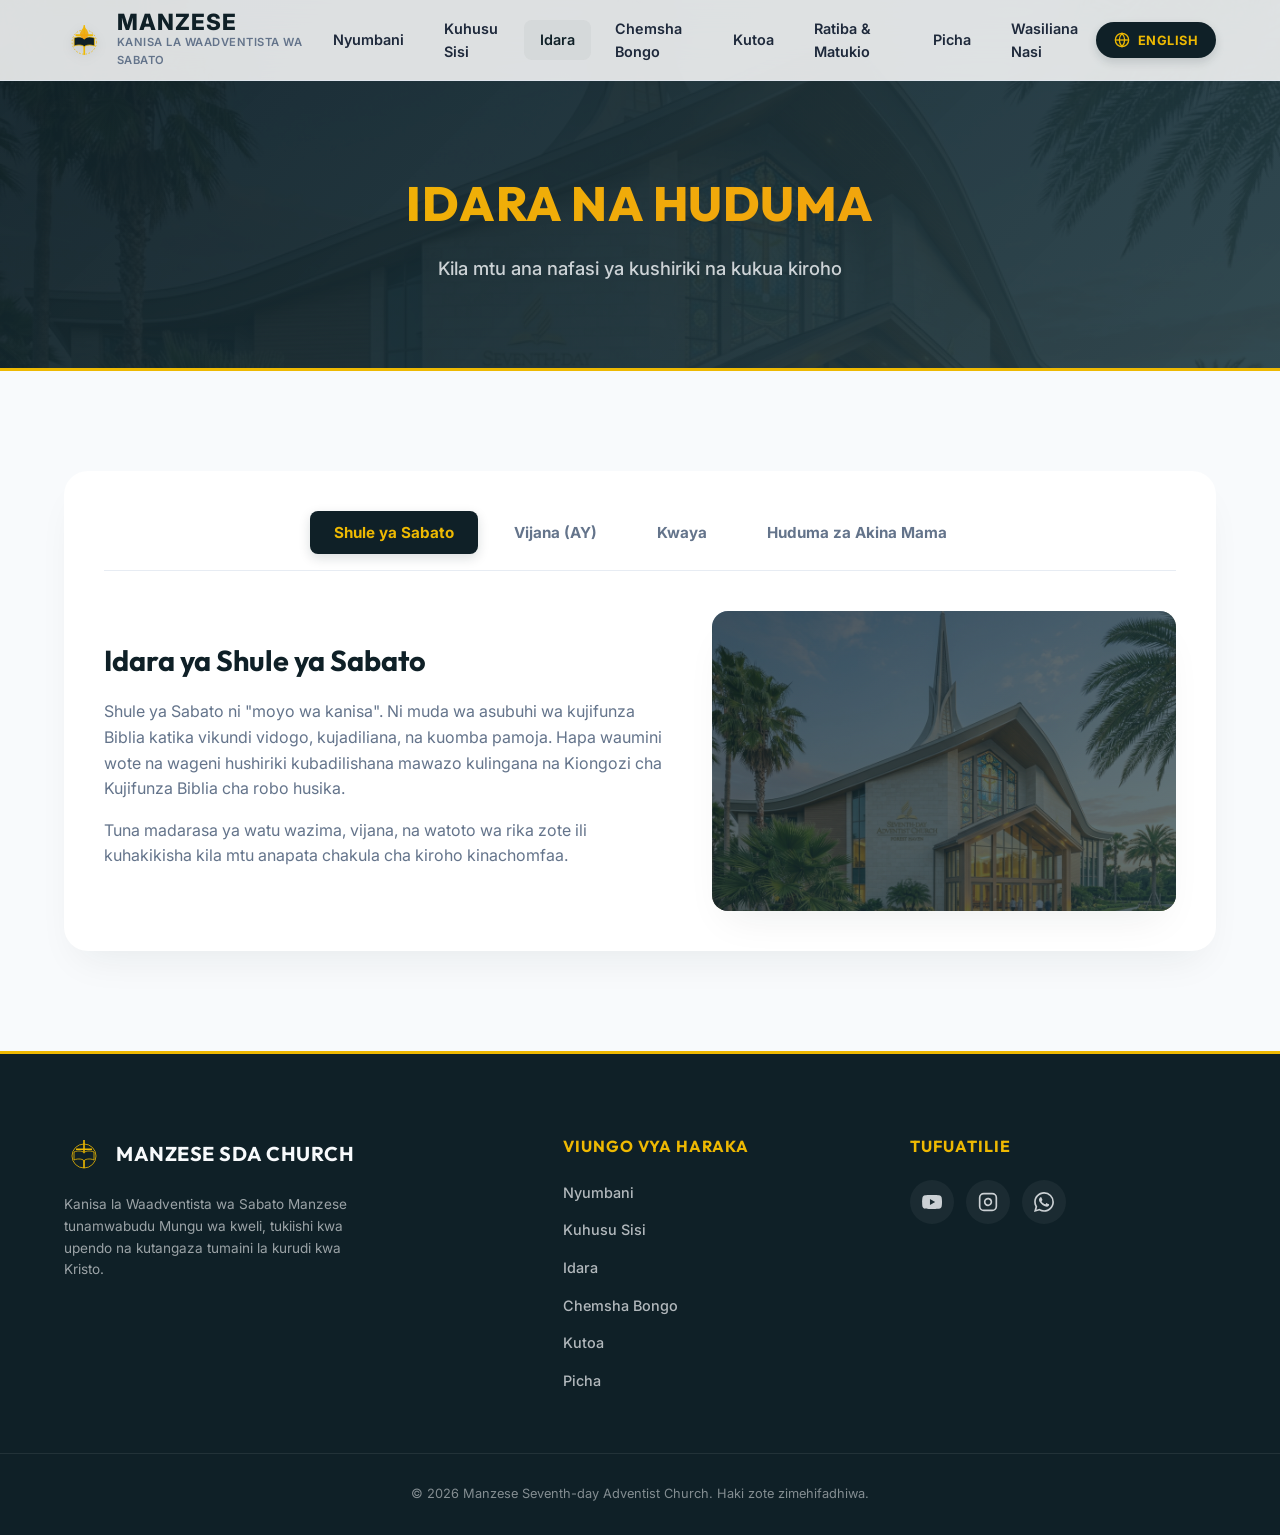
<file: departments.html>
<!DOCTYPE html>
<html lang="sw">
<head>
    <meta charset="UTF-8">
    <meta name="viewport" content="width=device-width, initial-scale=1.0">
    <title>Idara na Huduma - Manzese Seventh-day Adventist Church</title>
    <!-- Google Fonts: Outfit (headings) & Inter (body) -->
    <link rel="preconnect" href="https://fonts.googleapis.com">
    <link rel="preconnect" href="https://fonts.gstatic.com" crossorigin>
    <link href="https://fonts.googleapis.com/css2?family=Inter:wght@300;400;500;600;700&family=Outfit:wght@400;500;600;700;800&display=swap" rel="stylesheet">
    <!-- Custom CSS -->
    <link rel="stylesheet" href="styles.css">
</head>
<body>

    <!-- Header Navigation -->
    <header class="main-header">
        <div class="container header-container">
            <a href="index.html" class="logo-area">
                <svg class="sda-logo" viewBox="0 0 100 100" fill="none" xmlns="http://www.w3.org/2000/svg">
                    <circle cx="50" cy="55" r="30" stroke="var(--gold-color)" stroke-width="2" stroke-dasharray="4 4" />
                    <path d="M50 15 V85 M30 38 H70" stroke="var(--gold-color)" stroke-width="4" stroke-linecap="round"/>
                    <path d="M25 65 C35 60 50 63 50 68 C50 63 65 60 75 65 V45 C65 40 50 43 50 48 C50 43 35 40 25 45 Z" fill="var(--primary-color)" stroke="var(--gold-color)" stroke-width="2" stroke-linejoin="round"/>
                    <path d="M50 15 C55 25 62 30 60 38 C58 45 50 48 50 48 C50 48 42 45 40 38 C38 30 45 25 50 15 Z" fill="url(#flameGrad)" opacity="0.9"/>
                    <defs>
                        <linearGradient id="flameGrad" x1="50" y1="15" x2="50" y2="48" gradientUnits="userSpaceOnUse">
                            <stop offset="0%" stop-color="#EEB902" />
                            <stop offset="100%" stop-color="#F39C12" />
                        </linearGradient>
                    </defs>
                </svg>
                <div class="logo-text">
                    <span class="church-title">MANZESE</span>
                    <span class="church-sub" data-translate="nav_sda">Seventh-day Adventist Church</span>
                </div>
            </a>

            <!-- Desktop Nav Links -->
            <nav class="nav-links" id="navLinks">
                <a href="index.html" class="nav-item" data-translate="nav_home">Nyumbani</a>
                <a href="about.html" class="nav-item" data-translate="nav_about">Kuhusu Sisi</a>
                <a href="departments.html" class="nav-item" data-translate="nav_departments">Idara</a>
                <a href="quiz.html" class="nav-item" data-translate="nav_quiz">Chemsha Bongo</a>
                <a href="giving.html" class="nav-item" data-translate="nav_giving">Kutoa</a>
                <a href="events.html" class="nav-item" data-translate="nav_services">Ratiba & Matukio</a>
                <a href="gallery.html" class="nav-item" data-translate="nav_gallery">Picha</a>
                <a href="contact.html" class="nav-item" data-translate="nav_contact">Wasiliana Nasi</a>
            </nav>

            <!-- Language Switch & Mobile Toggle -->
            <div class="header-actions">
                <button class="lang-btn" id="langBtn" aria-label="Switch Language">
                    <svg class="lang-icon" viewBox="0 0 24 24" fill="none" stroke="currentColor" stroke-width="2">
                        <circle cx="12" cy="12" r="10"/>
                        <line x1="2" y1="12" x2="22" y2="12"/>
                        <path d="M12 2a15.3 15.3 0 0 1 4 10 15.3 15.3 0 0 1-4 10 15.3 15.3 0 0 1-4-10 15.3 15.3 0 0 1 4-10z"/>
                    </svg>
                    <span id="langText">ENGLISH</span>
                </button>

                <button class="mobile-menu-toggle" id="menuToggle" aria-label="Toggle Menu">
                    <span></span>
                    <span></span>
                    <span></span>
                </button>
            </div>
        </div>
    </header>

    <!-- Mobile Nav Panel (Overlay) -->
    <div class="mobile-nav-panel" id="mobileNavPanel">
        <nav class="mobile-nav-links">
            <a href="index.html" class="mobile-nav-item" data-translate="nav_home">Nyumbani</a>
            <a href="about.html" class="mobile-nav-item" data-translate="nav_about">Kuhusu Sisi</a>
            <a href="departments.html" class="mobile-nav-item" data-translate="nav_departments">Idara</a>
            <a href="quiz.html" class="mobile-nav-item" data-translate="nav_quiz">Chemsha Bongo</a>
            <a href="giving.html" class="mobile-nav-item" data-translate="nav_giving">Kutoa</a>
            <a href="events.html" class="mobile-nav-item" data-translate="nav_services">Ratiba & Matukio</a>
            <a href="gallery.html" class="mobile-nav-item" data-translate="nav_gallery">Picha</a>
            <a href="contact.html" class="mobile-nav-item" data-translate="nav_contact">Wasiliana Nasi</a>
        </nav>
    </div>

    <!-- Subpage Hero -->
    <section class="subpage-hero">
        <div class="container">
            <h1 class="subpage-hero-title" data-translate="dept_title">Idara na Huduma</h1>
            <p class="subpage-hero-subtitle" data-translate="dept_subtitle">Kila mtu ana nafasi ya kushiriki na kukua kiroho</p>
        </div>
    </section>

    <!-- Main Content -->
    <main class="page-fade-in">
        <!-- Departments Tab Panel Section -->
        <section class="departments-section section-padding bg-light">
            <div class="container">
                <div class="dept-tabs-container">
                    <!-- Tab Buttons -->
                    <div class="dept-tabs" role="tablist">
                        <button class="dept-tab-btn active" data-tab="sabbath-school" role="tab" data-translate="tab_ss">Shule ya Sabato</button>
                        <button class="dept-tab-btn" data-tab="youth" role="tab" data-translate="tab_youth">Vijana (AY)</button>
                        <button class="dept-tab-btn" data-tab="choir" role="tab" data-translate="tab_choir">Kwaya</button>
                        <button class="dept-tab-btn" data-tab="women" role="tab" data-translate="tab_women">Huduma za Akina Mama</button>
                    </div>

                    <!-- Tab Contents -->
                    <!-- Sabbath School Pane -->
                    <div class="dept-content-pane active" id="sabbath-school" role="tabpanel">
                        <div class="dept-pane-grid">
                            <div class="dept-pane-text">
                                <h3 data-translate="dept_ss_title">Idara ya Shule ya Sabato</h3>
                                <p data-translate="dept_ss_desc1">Shule ya Sabato ni "moyo wa kanisa". Ni muda wa asubuhi wa kujifunza Biblia katika vikundi vidogo, kujadiliana, na kuomba pamoja. Hapa waumini wote na wageni hushiriki kubadilishana mawazo kulingana na Kiongozi cha Kujifunza Biblia cha robo husika.</p>
                                <p data-translate="dept_ss_desc2">Tuna madarasa ya watu wazima, vijana, na watoto wa rika zote ili kuhakikisha kila mtu anapata chakula cha kiroho kinachomfaa.</p>
                            </div>
                            <div class="dept-pane-image">
                                <div class="dept-image-placeholder ss-bg"></div>
                            </div>
                        </div>
                    </div>

                    <!-- Youth Pane -->
                    <div class="dept-content-pane" id="youth" role="tabpanel">
                        <div class="dept-pane-grid">
                            <div class="dept-pane-text">
                                <h3 data-translate="dept_youth_title">Vijana wa Waadventista wa Sabato (AY)</h3>
                                <p data-translate="dept_youth_desc1">Idara ya Vijana (Adventist Youth - AY) inawawezesha vijana kukua kiroho, kimwili na kijamii. Kupitia mafunzo, mikutano, huduma za jamii, na michezo, vijana hujengewa misingi thabiti ya uongozi na kumjua Mungu.</p>
                                <p data-translate="dept_youth_desc2">Pia tunajumuisha vilabu vya Pathfinders (Skauti) na Adventurers (Watafutaji) kwa ajili ya watoto na vijana wadogo kufundishwa nidhamu, stadi za maisha, na ucha Mungu.</p>
                            </div>
                            <div class="dept-pane-image">
                                <img src="assets/youth_ministry.png" alt="Adventist Youth Activity" class="dept-pane-img">
                            </div>
                        </div>
                    </div>

                    <!-- Choir Pane (Grid of Multiple Choirs) -->
                    <div class="dept-content-pane" id="choir" role="tabpanel">
                        <div class="dept-pane-grid no-grid-mobile">
                            <div class="dept-pane-text full-width-choir">
                                <h3 data-translate="dept_choir_title">Huduma ya Uimbaji (Kwaya)</h3>
                                <p data-translate="dept_choir_desc1">Manzese SDA Church imebarikiwa kuwa na huduma ya uimbaji yenye nguvu. Tuna kwaya mbalimbali zinazomshukuru na kumtukuza Mungu kwa vipaji vyao vya sauti:</p>
                                
                                <div class="choirs-grid">
                                    <!-- Kwaya Kuu -->
                                    <div class="choir-card glass-card">
                                        <span class="choir-icon">🎵</span>
                                        <h4 data-translate="choir_kuu_title">Kwaya Kuu</h4>
                                        <p data-translate="choir_kuu_desc">Kwaya kuu ya kanisa inayoongoza katika ibada kubwa na matamasha ya uinjilisti ya kitaifa na kimataifa.</p>
                                    </div>
                                    <!-- Kwaya ya Vijana -->
                                    <div class="choir-card glass-card">
                                        <span class="choir-icon">🎤</span>
                                        <h4 data-translate="choir_youth_title">Kwaya ya Vijana (AY Choir)</h4>
                                        <p data-translate="choir_youth_desc">Inaundwa na vijana wenye shauku ya kumtumikia Mungu kwa nyimbo za kisasa na zenye kubariki vijana wenzao.</p>
                                    </div>
                                    <!-- Kwaya ya Uinjilisti -->
                                    <div class="choir-card glass-card">
                                        <span class="choir-icon">📢</span>
                                        <h4 data-translate="choir_evangelism_title">Kwaya ya Uinjilisti</h4>
                                        <p data-translate="choir_evangelism_desc">Kwaya inayolenga mikutano ya injili na huduma za nje ya kanisa ili kuvuta roho za watu kwa Kristo.</p>
                                    </div>
                                    <!-- Kwaya ya Watoto -->
                                    <div class="choir-card glass-card">
                                        <span class="choir-icon">👶</span>
                                        <h4 data-translate="choir_children_title">Kwaya ya Watoto (Adventist Children)</h4>
                                        <p data-translate="choir_children_desc">Kwaya ya watoto wetu wadogo inayowajenga katika nidhamu na kukuza vipaji vyao vya uimbaji tanzu wakiwa wadogo.</p>
                                    </div>
                                </div>
                            </div>
                        </div>
                    </div>

                    <!-- Women's Ministries Pane -->
                    <div class="dept-content-pane" id="women" role="tabpanel">
                        <div class="dept-pane-grid">
                            <div class="dept-pane-text">
                                <h3 data-translate="dept_women_title">Huduma za Akina Mama (Women's Ministries)</h3>
                                <p data-translate="dept_women_desc1">Idara hii imeundwa kusaidia akina mama kukua kiroho, kusaidiana kiuchumi, kujenga familia imara za Kikristo na kuwahudumia wale walio katika shida (wajane, mayatima na wagonjwa).</p>
                                <p data-translate="dept_women_desc2">Tunafanya semina za malezi, afya ya familia, na ujasiriamali ili kumwezesha mwanamke wa Kiadventista kuwa nguzo madhubuti katika jamii na kanisa.</p>
                            </div>
                            <div class="dept-pane-image">
                                <div class="dept-image-placeholder wm-bg"></div>
                            </div>
                        </div>
                    </div>
                </div>
            </div>
        </section>
    </main>

    <!-- Footer -->
    <footer class="main-footer">
        <div class="container footer-grid">
            <div class="footer-brand">
                <div class="footer-logo-row">
                    <svg class="sda-logo-footer" viewBox="0 0 100 100" fill="none" xmlns="http://www.w3.org/2000/svg">
                        <circle cx="50" cy="55" r="30" stroke="var(--gold-color)" stroke-width="2" />
                        <path d="M50 15 V85 M30 38 H70" stroke="var(--gold-color)" stroke-width="4"/>
                        <path d="M25 65 C35 60 50 63 50 68 C50 63 65 60 75 65 V45 C65 40 50 43 50 48 C50 43 35 40 25 45 Z" fill="var(--primary-color)" stroke="var(--gold-color)" stroke-width="2"/>
                    </svg>
                    <h4>MANZESE SDA CHURCH</h4>
                </div>
                <p data-translate="footer_desc">Kanisa la Waadventista wa Sabato Manzese tunamwabudu Mungu wa kweli, tukiishi kwa upendo na kutangaza tumaini la kurudi kwa Kristo.</p>
            </div>

            <div class="footer-links">
                <h4 data-translate="footer_quick_links">Viungo vya Haraka</h4>
                <ul>
                    <li><a href="index.html" data-translate="nav_home">Nyumbani</a></li>
                    <li><a href="about.html" data-translate="nav_about">Kuhusu Sisi</a></li>
                    <li><a href="departments.html" data-translate="nav_departments">Idara</a></li>
                    <li><a href="quiz.html" data-translate="nav_quiz">Chemsha Bongo</a></li>
                    <li><a href="giving.html" data-translate="nav_giving">Kutoa</a></li>
                    <li><a href="gallery.html" data-translate="nav_gallery">Picha</a></li>
                </ul>
            </div>

            <div class="footer-socials">
                <h4 data-translate="footer_follow_us">Tufuatilie</h4>
                <div class="social-icons">
                    <a href="https://youtube.com" target="_blank" aria-label="YouTube" class="social-icon-btn yt">
                        <svg viewBox="0 0 24 24" fill="currentColor"><path d="M23.498 6.163c-.272-1.022-1.074-1.826-2.096-2.101C19.548 3.5 12 3.5 12 3.5s-7.548 0-9.402.562C1.74 4.337.938 5.14.666 6.163.148 8.02.148 12 .148 12s0 3.98.518 5.837c.272 1.022 1.074 1.826 2.096 2.101C4.452 20.5 12 20.5 12 20.5s7.548 0 9.402-.562c1.022-.275 1.824-1.079 2.096-2.101.518-1.857.518-5.837.518-5.837s0-3.98-.518-5.837zM9.545 15.568V8.432L15.818 12l-6.273 3.568z"/></svg>
                    </a>
                    <a href="https://instagram.com" target="_blank" aria-label="Instagram" class="social-icon-btn ig">
                        <svg viewBox="0 0 24 24" fill="none" stroke="currentColor" stroke-width="2"><rect x="2" y="2" width="20" height="20" rx="5" ry="5"/><path d="M16 11.37A4 4 0 1 1 12.63 8 4 4 0 0 1 16 11.37z"/><line x1="17.5" y1="6.5" x2="17.51" y2="6.5"/></svg>
                    </a>
                    <a href="https://whatsapp.com" target="_blank" aria-label="WhatsApp" class="social-icon-btn wa">
                        <svg viewBox="0 0 24 24" fill="currentColor"><path d="M17.472 14.382c-.297-.149-1.758-.867-2.03-.967-.273-.099-.471-.148-.67.15-.197.297-.767.966-.94 1.164-.173.199-.347.223-.644.075-.297-.15-1.255-.463-2.39-1.475-.883-.788-1.48-1.761-1.653-2.059-.173-.297-.018-.458.13-.606.134-.133.298-.347.446-.52.149-.174.198-.298.298-.497.099-.198.05-.371-.025-.52-.075-.149-.669-1.612-.916-2.207-.242-.579-.487-.5-.669-.51-.173-.008-.371-.01-.57-.01-.198 0-.52.074-.792.372-.272.297-1.04 1.016-1.04 2.479 0 1.462 1.065 2.875 1.213 3.074.149.198 2.096 3.2 5.077 4.487.709.306 1.262.489 1.694.625.712.227 1.36.195 1.871.118.571-.085 1.758-.719 2.006-1.413.248-.694.248-1.289.173-1.413-.074-.124-.272-.198-.57-.347m-5.421 7.403h-.004a9.87 9.87 0 0 1-5.031-1.378l-.361-.214-3.741.982.998-3.648-.235-.374a9.86 9.86 0 0 1-1.51-5.26c.001-5.45 4.436-9.884 9.888-9.884 2.64 0 5.122 1.03 6.988 2.898a9.825 9.825 0 0 1 2.893 6.994c-.003 5.45-4.437 9.884-9.885 9.884m8.413-18.297A11.815 11.815 0 0 0 12.05 0C5.495 0 .16 5.335.157 11.892c0 2.096.547 4.142 1.588 5.945L0 24l6.335-1.662c1.746.953 3.71 1.458 5.704 1.459h.005c6.554 0 11.89-5.335 11.893-11.893a11.821 11.821 0 0 0-3.48-8.413z"/></svg>
                    </a>
                </div>
            </div>
        </div>
        <div class="footer-bottom text-center">
            <p>&copy; <span id="year">2026</span> Manzese Seventh-day Adventist Church. <span data-translate="footer_rights">Haki zote zimehifadhiwa.</span></p>
        </div>
    </footer>

    <!-- Core App JS -->
    <script src="app.js"></script>
</body>
</html>
</file>
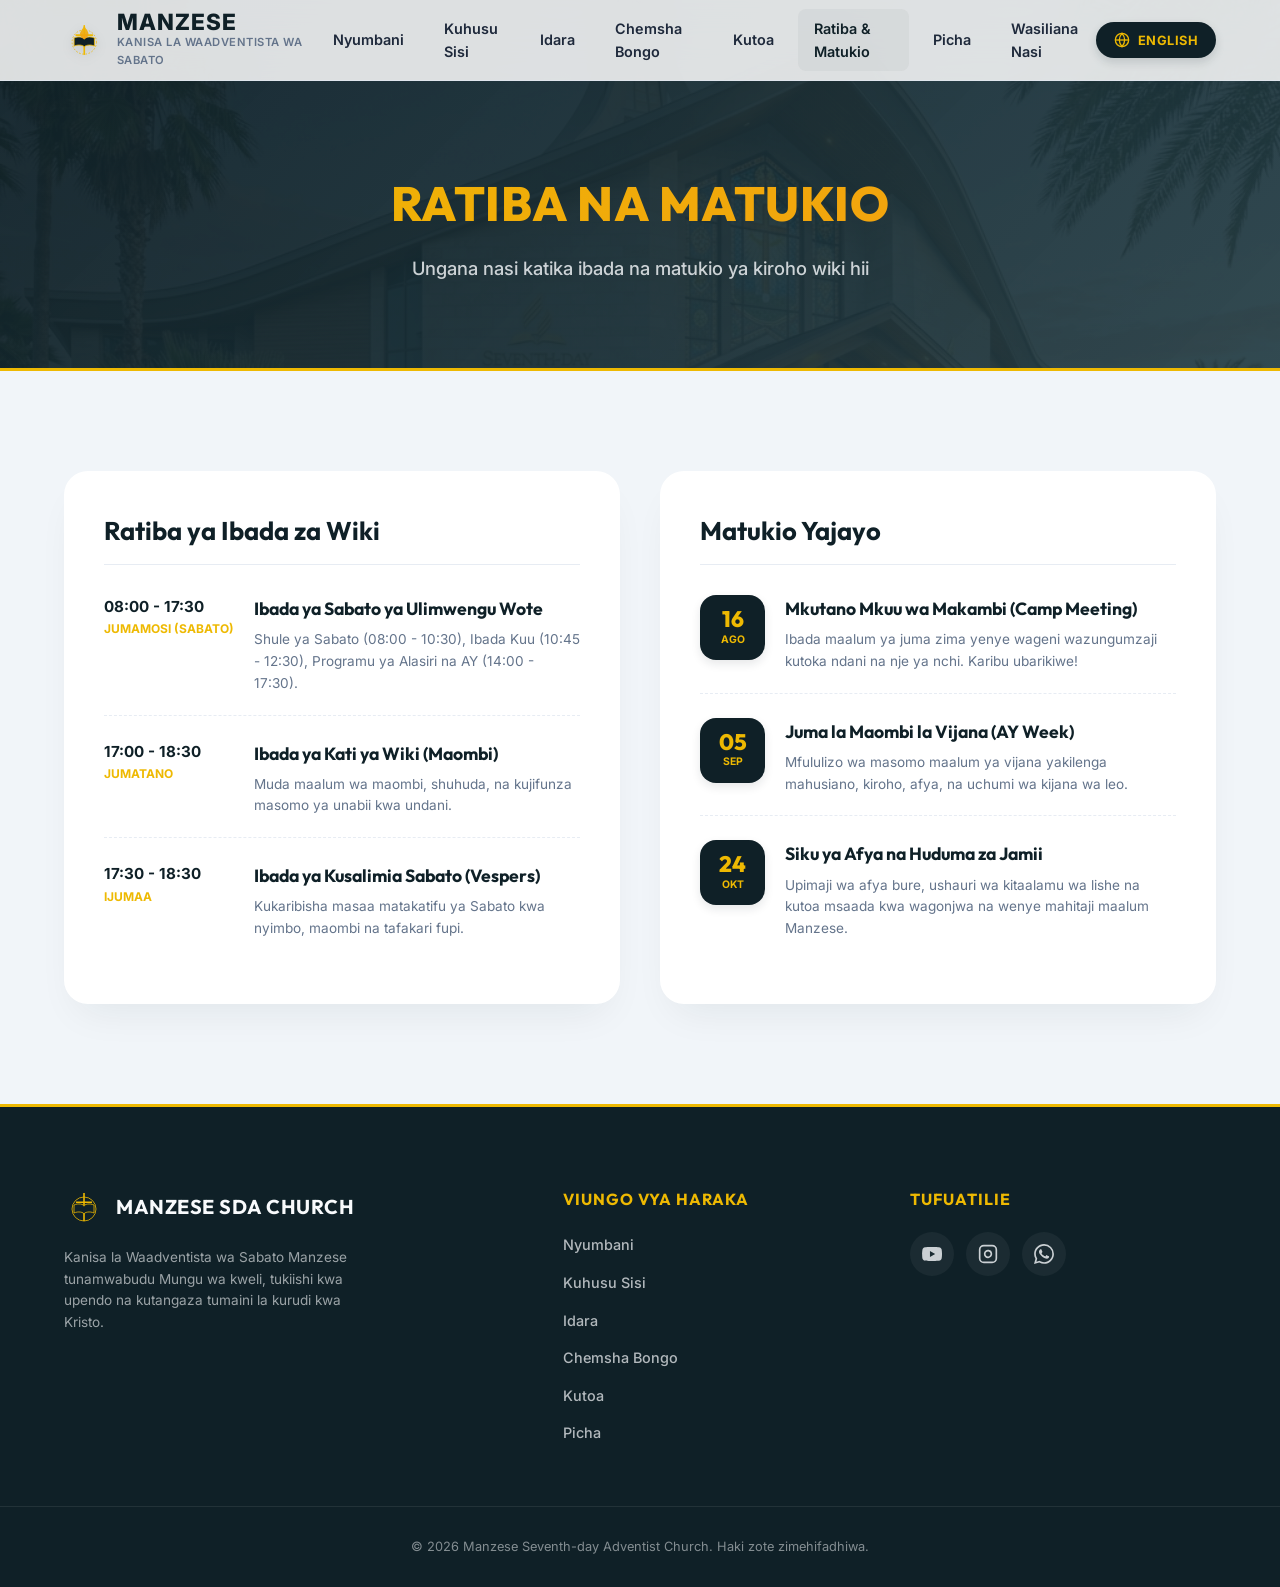
<file: events.html>
<!DOCTYPE html>
<html lang="sw">
<head>
    <meta charset="UTF-8">
    <meta name="viewport" content="width=device-width, initial-scale=1.0">
    <title>Ratiba na Matukio - Manzese Seventh-day Adventist Church</title>
    <!-- Google Fonts: Outfit (headings) & Inter (body) -->
    <link rel="preconnect" href="https://fonts.googleapis.com">
    <link rel="preconnect" href="https://fonts.gstatic.com" crossorigin>
    <link href="https://fonts.googleapis.com/css2?family=Inter:wght@300;400;500;600;700&family=Outfit:wght@400;500;600;700;800&display=swap" rel="stylesheet">
    <!-- Custom CSS -->
    <link rel="stylesheet" href="styles.css">
</head>
<body>

    <!-- Header Navigation -->
    <header class="main-header">
        <div class="container header-container">
            <a href="index.html" class="logo-area">
                <svg class="sda-logo" viewBox="0 0 100 100" fill="none" xmlns="http://www.w3.org/2000/svg">
                    <circle cx="50" cy="55" r="30" stroke="var(--gold-color)" stroke-width="2" stroke-dasharray="4 4" />
                    <path d="M50 15 V85 M30 38 H70" stroke="var(--gold-color)" stroke-width="4" stroke-linecap="round"/>
                    <path d="M25 65 C35 60 50 63 50 68 C50 63 65 60 75 65 V45 C65 40 50 43 50 48 C50 43 35 40 25 45 Z" fill="var(--primary-color)" stroke="var(--gold-color)" stroke-width="2" stroke-linejoin="round"/>
                    <path d="M50 15 C55 25 62 30 60 38 C58 45 50 48 50 48 C50 48 42 45 40 38 C38 30 45 25 50 15 Z" fill="url(#flameGrad)" opacity="0.9"/>
                    <defs>
                        <linearGradient id="flameGrad" x1="50" y1="15" x2="50" y2="48" gradientUnits="userSpaceOnUse">
                            <stop offset="0%" stop-color="#EEB902" />
                            <stop offset="100%" stop-color="#F39C12" />
                        </linearGradient>
                    </defs>
                </svg>
                <div class="logo-text">
                    <span class="church-title">MANZESE</span>
                    <span class="church-sub" data-translate="nav_sda">Seventh-day Adventist Church</span>
                </div>
            </a>

            <!-- Desktop Nav Links -->
            <nav class="nav-links" id="navLinks">
                <a href="index.html" class="nav-item" data-translate="nav_home">Nyumbani</a>
                <a href="about.html" class="nav-item" data-translate="nav_about">Kuhusu Sisi</a>
                <a href="departments.html" class="nav-item" data-translate="nav_departments">Idara</a>
                <a href="quiz.html" class="nav-item" data-translate="nav_quiz">Chemsha Bongo</a>
                <a href="giving.html" class="nav-item" data-translate="nav_giving">Kutoa</a>
                <a href="events.html" class="nav-item" data-translate="nav_services">Ratiba & Matukio</a>
                <a href="gallery.html" class="nav-item" data-translate="nav_gallery">Picha</a>
                <a href="contact.html" class="nav-item" data-translate="nav_contact">Wasiliana Nasi</a>
            </nav>

            <!-- Language Switch & Mobile Toggle -->
            <div class="header-actions">
                <button class="lang-btn" id="langBtn" aria-label="Switch Language">
                    <svg class="lang-icon" viewBox="0 0 24 24" fill="none" stroke="currentColor" stroke-width="2">
                        <circle cx="12" cy="12" r="10"/>
                        <line x1="2" y1="12" x2="22" y2="12"/>
                        <path d="M12 2a15.3 15.3 0 0 1 4 10 15.3 15.3 0 0 1-4 10 15.3 15.3 0 0 1-4-10 15.3 15.3 0 0 1 4-10z"/>
                    </svg>
                    <span id="langText">ENGLISH</span>
                </button>

                <button class="mobile-menu-toggle" id="menuToggle" aria-label="Toggle Menu">
                    <span></span>
                    <span></span>
                    <span></span>
                </button>
            </div>
        </div>
    </header>

    <!-- Mobile Nav Panel (Overlay) -->
    <div class="mobile-nav-panel" id="mobileNavPanel">
        <nav class="mobile-nav-links">
            <a href="index.html" class="mobile-nav-item" data-translate="nav_home">Nyumbani</a>
            <a href="about.html" class="mobile-nav-item" data-translate="nav_about">Kuhusu Sisi</a>
            <a href="departments.html" class="mobile-nav-item" data-translate="nav_departments">Idara</a>
            <a href="quiz.html" class="mobile-nav-item" data-translate="nav_quiz">Chemsha Bongo</a>
            <a href="giving.html" class="mobile-nav-item" data-translate="nav_giving">Kutoa</a>
            <a href="events.html" class="mobile-nav-item" data-translate="nav_services">Ratiba & Matukio</a>
            <a href="gallery.html" class="mobile-nav-item" data-translate="nav_gallery">Picha</a>
            <a href="contact.html" class="mobile-nav-item" data-translate="nav_contact">Wasiliana Nasi</a>
        </nav>
    </div>

    <!-- Subpage Hero -->
    <section class="subpage-hero">
        <div class="container">
            <h1 class="subpage-hero-title" data-translate="services_title">Ratiba na Matukio</h1>
            <p class="subpage-hero-subtitle" data-translate="services_subtitle">Ungana nasi katika ibada na matukio ya kiroho wiki hii</p>
        </div>
    </section>

    <!-- Main Content -->
    <main class="page-fade-in">
        <!-- Services & Events Section -->
        <section class="services-section section-padding">
            <div class="container">
                <div class="services-grid">
                    <!-- Weekly Schedule Card -->
                    <div class="schedule-card">
                        <h3 data-translate="weekly_schedule">Ratiba ya Ibada za Wiki</h3>
                        
                        <div class="schedule-item">
                            <div class="schedule-time">
                                <span class="time-hour">08:00 - 17:30</span>
                                <span class="time-day" data-translate="day_saturday">Jumamosi (Sabato)</span>
                            </div>
                            <div class="schedule-desc">
                                <h4 data-translate="sch_sabbath_title">Ibada ya Sabato ya Ulimwengu Wote</h4>
                                <p data-translate="sch_sabbath_desc">Shule ya Sabato (08:00 - 10:30), Ibada Kuu (10:45 - 12:30), Programu ya Alasiri na AY (14:00 - 17:30).</p>
                            </div>
                        </div>

                        <div class="schedule-item">
                            <div class="schedule-time">
                                <span class="time-hour">17:00 - 18:30</span>
                                <span class="time-day" data-translate="day_wednesday">Jumatano</span>
                            </div>
                            <div class="schedule-desc">
                                <h4 data-translate="sch_wed_title">Ibada ya Kati ya Wiki (Maombi)</h4>
                                <p data-translate="sch_wed_desc">Muda maalum wa maombi, shuhuda, na kujifunza masomo ya unabii kwa undani.</p>
                            </div>
                        </div>

                        <div class="schedule-item">
                            <div class="schedule-time">
                                <span class="time-hour">17:30 - 18:30</span>
                                <span class="time-day" data-translate="day_friday">Ijumaa</span>
                            </div>
                            <div class="schedule-desc">
                                <h4 data-translate="sch_fri_title">Ibada ya Kusalimia Sabato (Vespers)</h4>
                                <p data-translate="sch_fri_desc">Kukaribisha masaa matakatifu ya Sabato kwa nyimbo, maombi na tafakari fupi.</p>
                            </div>
                        </div>
                    </div>

                    <!-- Upcoming Events Card -->
                    <div class="events-card">
                        <h3 data-translate="upcoming_events">Matukio Yajayo</h3>

                        <div class="event-item">
                            <div class="event-date">
                                <span class="event-day">16</span>
                                <span class="event-month" data-translate="month_aug">AGO</span>
                            </div>
                            <div class="event-info">
                                <h4 data-translate="event1_title">Mkutano Mkuu wa Makambi (Camp Meeting)</h4>
                                <p data-translate="event1_desc">Ibada maalum ya juma zima yenye wageni wazungumzaji kutoka ndani na nje ya nchi. Karibu ubarikiwe!</p>
                            </div>
                        </div>

                        <div class="event-item">
                            <div class="event-date">
                                <span class="event-day">05</span>
                                <span class="event-month" data-translate="month_sep">SEP</span>
                            </div>
                            <div class="event-info">
                                <h4 data-translate="event2_title">Juma la Maombi la Vijana (AY Week)</h4>
                                <p data-translate="event2_desc">Mfululizo wa masomo maalum ya vijana yakilenga mahusiano, kiroho, afya, na uchumi wa kijana wa leo.</p>
                            </div>
                        </div>

                        <div class="event-item">
                            <div class="event-date">
                                <span class="event-day">24</span>
                                <span class="event-month" data-translate="month_oct">OKT</span>
                            </div>
                            <div class="event-info">
                                <h4 data-translate="event3_title">Siku ya Afya na Huduma za Jamii</h4>
                                <p data-translate="event3_desc">Upimaji wa afya bure, ushauri wa kitaalamu wa lishe na kutoa msaada kwa wagonjwa na wenye mahitaji maalum Manzese.</p>
                            </div>
                        </div>
                    </div>
                </div>
            </div>
        </section>
    </main>

    <!-- Footer -->
    <footer class="main-footer">
        <div class="container footer-grid">
            <div class="footer-brand">
                <div class="footer-logo-row">
                    <svg class="sda-logo-footer" viewBox="0 0 100 100" fill="none" xmlns="http://www.w3.org/2000/svg">
                        <circle cx="50" cy="55" r="30" stroke="var(--gold-color)" stroke-width="2" />
                        <path d="M50 15 V85 M30 38 H70" stroke="var(--gold-color)" stroke-width="4"/>
                        <path d="M25 65 C35 60 50 63 50 68 C50 63 65 60 75 65 V45 C65 40 50 43 50 48 C50 43 35 40 25 45 Z" fill="var(--primary-color)" stroke="var(--gold-color)" stroke-width="2"/>
                    </svg>
                    <h4>MANZESE SDA CHURCH</h4>
                </div>
                <p data-translate="footer_desc">Kanisa la Waadventista wa Sabato Manzese tunamwabudu Mungu wa kweli, tukiishi kwa upendo na kutangaza tumaini la kurudi kwa Kristo.</p>
            </div>

            <div class="footer-links">
                <h4 data-translate="footer_quick_links">Viungo vya Haraka</h4>
                <ul>
                    <li><a href="index.html" data-translate="nav_home">Nyumbani</a></li>
                    <li><a href="about.html" data-translate="nav_about">Kuhusu Sisi</a></li>
                    <li><a href="departments.html" data-translate="nav_departments">Idara</a></li>
                    <li><a href="quiz.html" data-translate="nav_quiz">Chemsha Bongo</a></li>
                    <li><a href="giving.html" data-translate="nav_giving">Kutoa</a></li>
                    <li><a href="gallery.html" data-translate="nav_gallery">Picha</a></li>
                </ul>
            </div>

            <div class="footer-socials">
                <h4 data-translate="footer_follow_us">Tufuatilie</h4>
                <div class="social-icons">
                    <a href="https://youtube.com" target="_blank" aria-label="YouTube" class="social-icon-btn yt">
                        <svg viewBox="0 0 24 24" fill="currentColor"><path d="M23.498 6.163c-.272-1.022-1.074-1.826-2.096-2.101C19.548 3.5 12 3.5 12 3.5s-7.548 0-9.402.562C1.74 4.337.938 5.14.666 6.163.148 8.02.148 12 .148 12s0 3.98.518 5.837c.272 1.022 1.074 1.826 2.096 2.101C4.452 20.5 12 20.5 12 20.5s7.548 0 9.402-.562c1.022-.275 1.824-1.079 2.096-2.101.518-1.857.518-5.837.518-5.837s0-3.98-.518-5.837zM9.545 15.568V8.432L15.818 12l-6.273 3.568z"/></svg>
                    </a>
                    <a href="https://instagram.com" target="_blank" aria-label="Instagram" class="social-icon-btn ig">
                        <svg viewBox="0 0 24 24" fill="none" stroke="currentColor" stroke-width="2"><rect x="2" y="2" width="20" height="20" rx="5" ry="5"/><path d="M16 11.37A4 4 0 1 1 12.63 8 4 4 0 0 1 16 11.37z"/><line x1="17.5" y1="6.5" x2="17.51" y2="6.5"/></svg>
                    </a>
                    <a href="https://whatsapp.com" target="_blank" aria-label="WhatsApp" class="social-icon-btn wa">
                        <svg viewBox="0 0 24 24" fill="currentColor"><path d="M17.472 14.382c-.297-.149-1.758-.867-2.03-.967-.273-.099-.471-.148-.67.15-.197.297-.767.966-.94 1.164-.173.199-.347.223-.644.075-.297-.15-1.255-.463-2.39-1.475-.883-.788-1.48-1.761-1.653-2.059-.173-.297-.018-.458.13-.606.134-.133.298-.347.446-.52.149-.174.198-.298.298-.497.099-.198.05-.371-.025-.52-.075-.149-.669-1.612-.916-2.207-.242-.579-.487-.5-.669-.51-.173-.008-.371-.01-.57-.01-.198 0-.52.074-.792.372-.272.297-1.04 1.016-1.04 2.479 0 1.462 1.065 2.875 1.213 3.074.149.198 2.096 3.2 5.077 4.487.709.306 1.262.489 1.694.625.712.227 1.36.195 1.871.118.571-.085 1.758-.719 2.006-1.413.248-.694.248-1.289.173-1.413-.074-.124-.272-.198-.57-.347m-5.421 7.403h-.004a9.87 9.87 0 0 1-5.031-1.378l-.361-.214-3.741.982.998-3.648-.235-.374a9.86 9.86 0 0 1-1.51-5.26c.001-5.45 4.436-9.884 9.888-9.884 2.64 0 5.122 1.03 6.988 2.898a9.825 9.825 0 0 1 2.893 6.994c-.003 5.45-4.437 9.884-9.885 9.884m8.413-18.297A11.815 11.815 0 0 0 12.05 0C5.495 0 .16 5.335.157 11.892c0 2.096.547 4.142 1.588 5.945L0 24l6.335-1.662c1.746.953 3.71 1.458 5.704 1.459h.005c6.554 0 11.89-5.335 11.893-11.893a11.821 11.821 0 0 0-3.48-8.413z"/></svg>
                    </a>
                </div>
            </div>
        </div>
        <div class="footer-bottom text-center">
            <p>&copy; <span id="year">2026</span> Manzese Seventh-day Adventist Church. <span data-translate="footer_rights">Haki zote zimehifadhiwa.</span></p>
        </div>
    </footer>

    <!-- Core App JS -->
    <script src="app.js"></script>
</body>
</html>
</file>
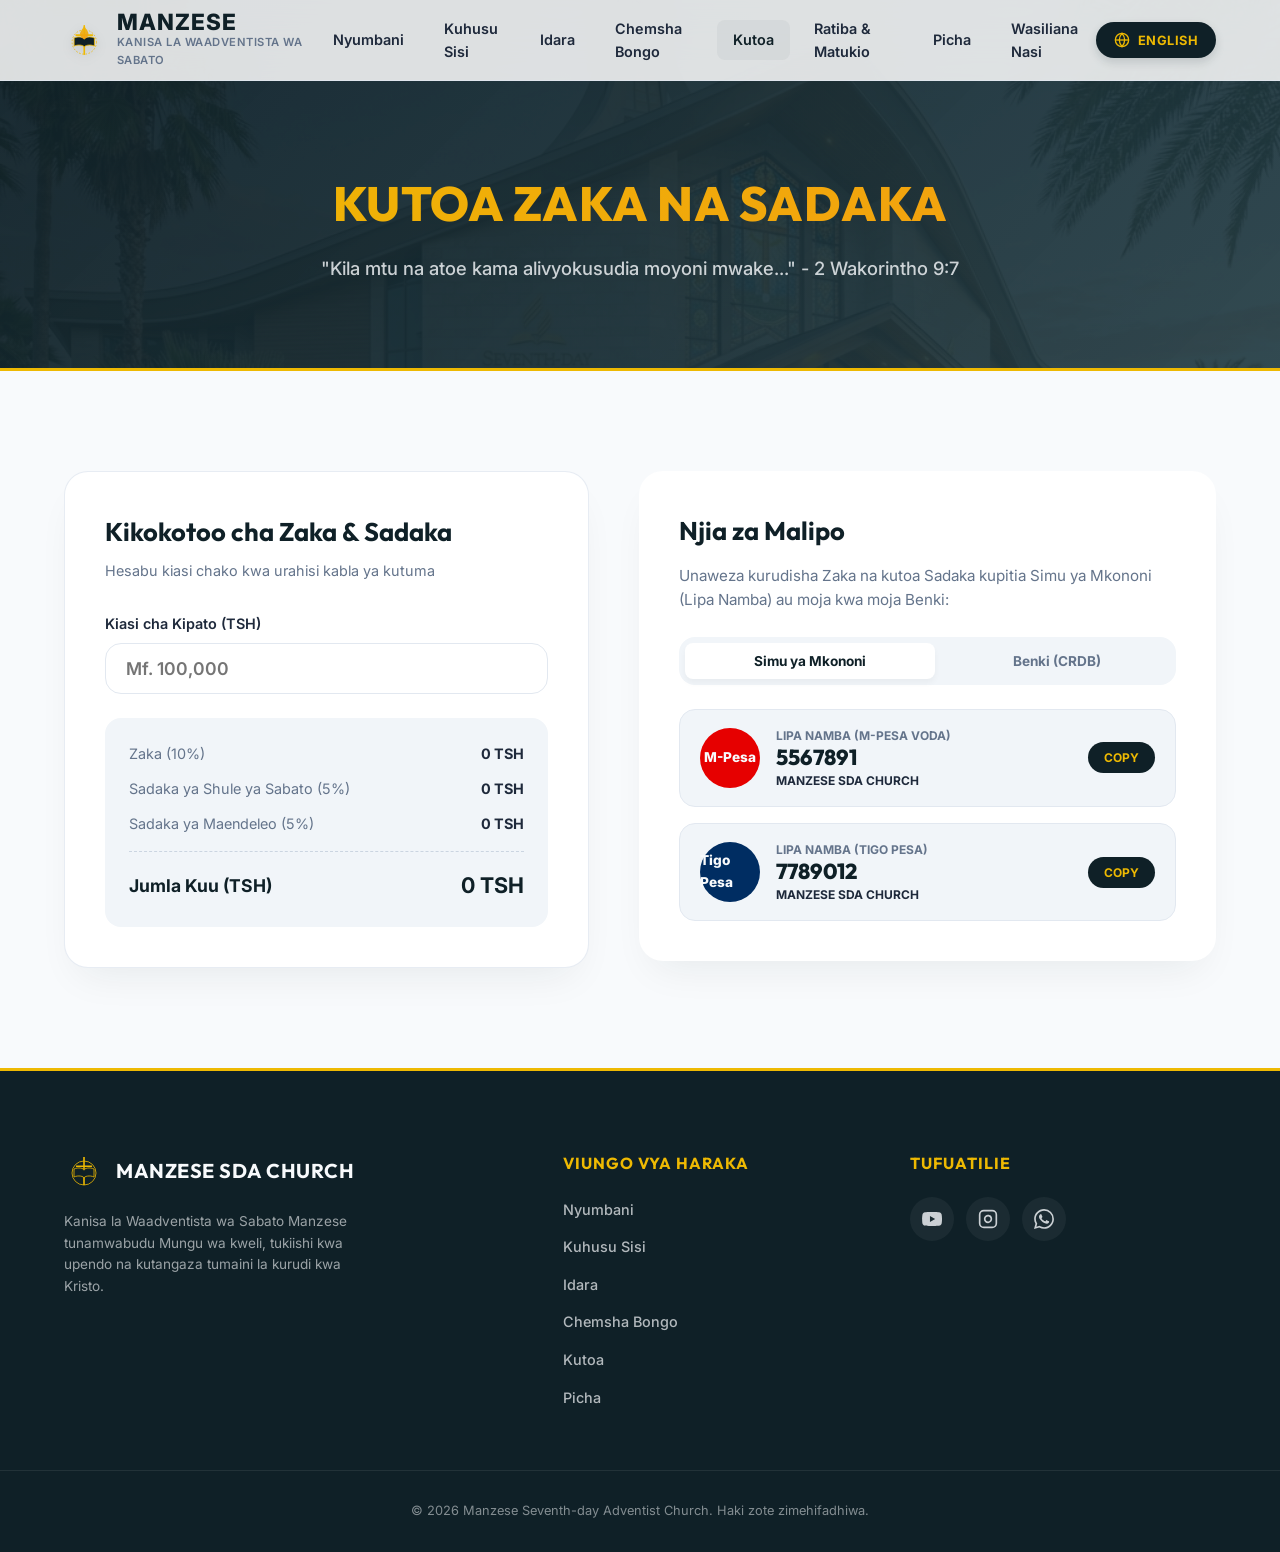
<file: giving.html>
<!DOCTYPE html>
<html lang="sw">
<head>
    <meta charset="UTF-8">
    <meta name="viewport" content="width=device-width, initial-scale=1.0">
    <title>Kutoa Zaka na Sadaka - Manzese Seventh-day Adventist Church</title>
    <!-- Google Fonts: Outfit (headings) & Inter (body) -->
    <link rel="preconnect" href="https://fonts.googleapis.com">
    <link rel="preconnect" href="https://fonts.gstatic.com" crossorigin>
    <link href="https://fonts.googleapis.com/css2?family=Inter:wght@300;400;500;600;700&family=Outfit:wght@400;500;600;700;800&display=swap" rel="stylesheet">
    <!-- Custom CSS -->
    <link rel="stylesheet" href="styles.css">
</head>
<body>

    <!-- Header Navigation -->
    <header class="main-header">
        <div class="container header-container">
            <a href="index.html" class="logo-area">
                <svg class="sda-logo" viewBox="0 0 100 100" fill="none" xmlns="http://www.w3.org/2000/svg">
                    <circle cx="50" cy="55" r="30" stroke="var(--gold-color)" stroke-width="2" stroke-dasharray="4 4" />
                    <path d="M50 15 V85 M30 38 H70" stroke="var(--gold-color)" stroke-width="4" stroke-linecap="round"/>
                    <path d="M25 65 C35 60 50 63 50 68 C50 63 65 60 75 65 V45 C65 40 50 43 50 48 C50 43 35 40 25 45 Z" fill="var(--primary-color)" stroke="var(--gold-color)" stroke-width="2" stroke-linejoin="round"/>
                    <path d="M50 15 C55 25 62 30 60 38 C58 45 50 48 50 48 C50 48 42 45 40 38 C38 30 45 25 50 15 Z" fill="url(#flameGrad)" opacity="0.9"/>
                    <defs>
                        <linearGradient id="flameGrad" x1="50" y1="15" x2="50" y2="48" gradientUnits="userSpaceOnUse">
                            <stop offset="0%" stop-color="#EEB902" />
                            <stop offset="100%" stop-color="#F39C12" />
                        </linearGradient>
                    </defs>
                </svg>
                <div class="logo-text">
                    <span class="church-title">MANZESE</span>
                    <span class="church-sub" data-translate="nav_sda">Seventh-day Adventist Church</span>
                </div>
            </a>

            <!-- Desktop Nav Links -->
            <nav class="nav-links" id="navLinks">
                <a href="index.html" class="nav-item" data-translate="nav_home">Nyumbani</a>
                <a href="about.html" class="nav-item" data-translate="nav_about">Kuhusu Sisi</a>
                <a href="departments.html" class="nav-item" data-translate="nav_departments">Idara</a>
                <a href="quiz.html" class="nav-item" data-translate="nav_quiz">Chemsha Bongo</a>
                <a href="giving.html" class="nav-item" data-translate="nav_giving">Kutoa</a>
                <a href="events.html" class="nav-item" data-translate="nav_services">Ratiba & Matukio</a>
                <a href="gallery.html" class="nav-item" data-translate="nav_gallery">Picha</a>
                <a href="contact.html" class="nav-item" data-translate="nav_contact">Wasiliana Nasi</a>
            </nav>

            <!-- Language Switch & Mobile Toggle -->
            <div class="header-actions">
                <button class="lang-btn" id="langBtn" aria-label="Switch Language">
                    <svg class="lang-icon" viewBox="0 0 24 24" fill="none" stroke="currentColor" stroke-width="2">
                        <circle cx="12" cy="12" r="10"/>
                        <line x1="2" y1="12" x2="22" y2="12"/>
                        <path d="M12 2a15.3 15.3 0 0 1 4 10 15.3 15.3 0 0 1-4 10 15.3 15.3 0 0 1-4-10 15.3 15.3 0 0 1 4-10z"/>
                    </svg>
                    <span id="langText">ENGLISH</span>
                </button>

                <button class="mobile-menu-toggle" id="menuToggle" aria-label="Toggle Menu">
                    <span></span>
                    <span></span>
                    <span></span>
                </button>
            </div>
        </div>
    </header>

    <!-- Mobile Nav Panel (Overlay) -->
    <div class="mobile-nav-panel" id="mobileNavPanel">
        <nav class="mobile-nav-links">
            <a href="index.html" class="mobile-nav-item" data-translate="nav_home">Nyumbani</a>
            <a href="about.html" class="mobile-nav-item" data-translate="nav_about">Kuhusu Sisi</a>
            <a href="departments.html" class="mobile-nav-item" data-translate="nav_departments">Idara</a>
            <a href="quiz.html" class="mobile-nav-item" data-translate="nav_quiz">Chemsha Bongo</a>
            <a href="giving.html" class="mobile-nav-item" data-translate="nav_giving">Kutoa</a>
            <a href="events.html" class="mobile-nav-item" data-translate="nav_services">Ratiba & Matukio</a>
            <a href="gallery.html" class="mobile-nav-item" data-translate="nav_gallery">Picha</a>
            <a href="contact.html" class="mobile-nav-item" data-translate="nav_contact">Wasiliana Nasi</a>
        </nav>
    </div>

    <!-- Subpage Hero -->
    <section class="subpage-hero">
        <div class="container">
            <h1 class="subpage-hero-title" data-translate="giving_title">Kutoa Zaka na Sadaka</h1>
            <p class="subpage-hero-subtitle" data-translate="giving_subtitle">"Kila mtu na atoe kama alivyokusudia moyoni mwake..." - 2 Wakorintho 9:7</p>
        </div>
    </section>

    <!-- Main Content -->
    <main class="page-fade-in">
        <!-- Giving Section -->
        <section class="giving-section section-padding bg-light">
            <div class="container">
                <div class="giving-grid">
                    <!-- Calculator Card -->
                    <div class="calculator-card glass-card">
                        <div class="calc-header">
                            <h3 data-translate="calc_title">Kikokotoo cha Zaka & Sadaka</h3>
                            <p data-translate="calc_subtitle">Hesabu kiasi chako kwa urahisi kabla ya kutuma</p>
                        </div>
                        <div class="calc-body">
                            <div class="input-group">
                                <label for="incomeInput" data-translate="calc_income">Kiasi cha Kipato (TSH)</label>
                                <input type="number" id="incomeInput" placeholder="Mf. 100,000" min="0">
                            </div>

                            <div class="calc-results">
                                <div class="result-row">
                                    <span data-translate="calc_tithe">Zaka (10%)</span>
                                    <span class="result-value" id="titheValue">0 TSH</span>
                                </div>
                                <div class="result-row">
                                    <span data-translate="calc_offering">Sadaka ya Shule ya Sabato (5%)</span>
                                    <span class="result-value" id="offeringValue">0 TSH</span>
                                </div>
                                <div class="result-row">
                                    <span data-translate="calc_combined">Sadaka ya Maendeleo (5%)</span>
                                    <span class="result-value" id="combinedValue">0 TSH</span>
                                </div>
                                <hr class="calc-divider">
                                <div class="result-row total-row">
                                    <span data-translate="calc_total">Jumla Kuu (TSH)</span>
                                    <span class="result-value total-val" id="totalValue">0 TSH</span>
                                </div>
                            </div>
                        </div>
                    </div>

                    <!-- Payment Information Cards -->
                    <div class="payment-info-card">
                        <h3 data-translate="pay_methods">Njia za Malipo</h3>
                        <p class="pay-instruction" data-translate="pay_instruction">Unaweza kurudisha Zaka na kutoa Sadaka kupitia Simu ya Mkononi (Lipa Namba) au moja kwa moja Benki:</p>
                        
                        <div class="payment-tabs">
                            <button class="pay-tab-btn active" data-pay="mobile" data-translate="pay_tab_mobile">Simu ya Mkononi</button>
                            <button class="pay-tab-btn" data-pay="bank" data-translate="pay_tab_bank">Benki (CRDB)</button>
                        </div>

                        <!-- Mobile Payment Content -->
                        <div class="pay-content active" id="pay-mobile">
                            <div class="pay-item">
                                <div class="pay-logo mpesa">M-Pesa</div>
                                <div class="pay-details">
                                    <p class="pay-label" data-translate="pay_mpesa_label">Lipa Namba (M-Pesa Voda)</p>
                                    <p class="pay-code">5567891</p>
                                    <p class="pay-name">MANZESE SDA CHURCH</p>
                                </div>
                                <button class="btn-copy" data-copy="5567891" data-translate="btn_copy">Copy</button>
                            </div>

                            <div class="pay-item">
                                <div class="pay-logo tigopesa">Tigo Pesa</div>
                                <div class="pay-details">
                                    <p class="pay-label" data-translate="pay_tigo_label">Lipa Namba (Tigo Pesa)</p>
                                    <p class="pay-code">7789012</p>
                                    <p class="pay-name">MANZESE SDA CHURCH</p>
                                </div>
                                <button class="btn-copy" data-copy="7789012" data-translate="btn_copy">Copy</button>
                            </div>
                        </div>

                        <!-- Bank Payment Content -->
                        <div class="pay-content" id="pay-bank">
                            <div class="pay-item">
                                <div class="pay-logo crdb">CRDB</div>
                                <div class="pay-details">
                                    <p class="pay-label" data-translate="pay_bank_acc">Namba ya Akaunti</p>
                                    <p class="pay-code">0150334891100</p>
                                    <p class="pay-name">MANZESE SDA CHURCH - CRDB BANK</p>
                                    <p class="pay-branch" data-translate="pay_bank_branch">Tawi: Mwenge Branch</p>
                                </div>
                                <button class="btn-copy" data-copy="0150334891100" data-translate="btn_copy">Copy</button>
                            </div>
                        </div>
                    </div>
                </div>
            </div>
        </section>
    </main>

    <!-- Footer -->
    <footer class="main-footer">
        <div class="container footer-grid">
            <div class="footer-brand">
                <div class="footer-logo-row">
                    <svg class="sda-logo-footer" viewBox="0 0 100 100" fill="none" xmlns="http://www.w3.org/2000/svg">
                        <circle cx="50" cy="55" r="30" stroke="var(--gold-color)" stroke-width="2" />
                        <path d="M50 15 V85 M30 38 H70" stroke="var(--gold-color)" stroke-width="4"/>
                        <path d="M25 65 C35 60 50 63 50 68 C50 63 65 60 75 65 V45 C65 40 50 43 50 48 C50 43 35 40 25 45 Z" fill="var(--primary-color)" stroke="var(--gold-color)" stroke-width="2"/>
                    </svg>
                    <h4>MANZESE SDA CHURCH</h4>
                </div>
                <p data-translate="footer_desc">Kanisa la Waadventista wa Sabato Manzese tunamwabudu Mungu wa kweli, tukiishi kwa upendo na kutangaza tumaini la kurudi kwa Kristo.</p>
            </div>

            <div class="footer-links">
                <h4 data-translate="footer_quick_links">Viungo vya Haraka</h4>
                <ul>
                    <li><a href="index.html" data-translate="nav_home">Nyumbani</a></li>
                    <li><a href="about.html" data-translate="nav_about">Kuhusu Sisi</a></li>
                    <li><a href="departments.html" data-translate="nav_departments">Idara</a></li>
                    <li><a href="quiz.html" data-translate="nav_quiz">Chemsha Bongo</a></li>
                    <li><a href="giving.html" data-translate="nav_giving">Kutoa</a></li>
                    <li><a href="gallery.html" data-translate="nav_gallery">Picha</a></li>
                </ul>
            </div>

            <div class="footer-socials">
                <h4 data-translate="footer_follow_us">Tufuatilie</h4>
                <div class="social-icons">
                    <a href="https://youtube.com" target="_blank" aria-label="YouTube" class="social-icon-btn yt">
                        <svg viewBox="0 0 24 24" fill="currentColor"><path d="M23.498 6.163c-.272-1.022-1.074-1.826-2.096-2.101C19.548 3.5 12 3.5 12 3.5s-7.548 0-9.402.562C1.74 4.337.938 5.14.666 6.163.148 8.02.148 12 .148 12s0 3.98.518 5.837c.272 1.022 1.074 1.826 2.096 2.101C4.452 20.5 12 20.5 12 20.5s7.548 0 9.402-.562c1.022-.275 1.824-1.079 2.096-2.101.518-1.857.518-5.837.518-5.837s0-3.98-.518-5.837zM9.545 15.568V8.432L15.818 12l-6.273 3.568z"/></svg>
                    </a>
                    <a href="https://instagram.com" target="_blank" aria-label="Instagram" class="social-icon-btn ig">
                        <svg viewBox="0 0 24 24" fill="none" stroke="currentColor" stroke-width="2"><rect x="2" y="2" width="20" height="20" rx="5" ry="5"/><path d="M16 11.37A4 4 0 1 1 12.63 8 4 4 0 0 1 16 11.37z"/><line x1="17.5" y1="6.5" x2="17.51" y2="6.5"/></svg>
                    </a>
                    <a href="https://whatsapp.com" target="_blank" aria-label="WhatsApp" class="social-icon-btn wa">
                        <svg viewBox="0 0 24 24" fill="currentColor"><path d="M17.472 14.382c-.297-.149-1.758-.867-2.03-.967-.273-.099-.471-.148-.67.15-.197.297-.767.966-.94 1.164-.173.199-.347.223-.644.075-.297-.15-1.255-.463-2.39-1.475-.883-.788-1.48-1.761-1.653-2.059-.173-.297-.018-.458.13-.606.134-.133.298-.347.446-.52.149-.174.198-.298.298-.497.099-.198.05-.371-.025-.52-.075-.149-.669-1.612-.916-2.207-.242-.579-.487-.5-.669-.51-.173-.008-.371-.01-.57-.01-.198 0-.52.074-.792.372-.272.297-1.04 1.016-1.04 2.479 0 1.462 1.065 2.875 1.213 3.074.149.198 2.096 3.2 5.077 4.487.709.306 1.262.489 1.694.625.712.227 1.36.195 1.871.118.571-.085 1.758-.719 2.006-1.413.248-.694.248-1.289.173-1.413-.074-.124-.272-.198-.57-.347m-5.421 7.403h-.004a9.87 9.87 0 0 1-5.031-1.378l-.361-.214-3.741.982.998-3.648-.235-.374a9.86 9.86 0 0 1-1.51-5.26c.001-5.45 4.436-9.884 9.888-9.884 2.64 0 5.122 1.03 6.988 2.898a9.825 9.825 0 0 1 2.893 6.994c-.003 5.45-4.437 9.884-9.885 9.884m8.413-18.297A11.815 11.815 0 0 0 12.05 0C5.495 0 .16 5.335.157 11.892c0 2.096.547 4.142 1.588 5.945L0 24l6.335-1.662c1.746.953 3.71 1.458 5.704 1.459h.005c6.554 0 11.89-5.335 11.893-11.893a11.821 11.821 0 0 0-3.48-8.413z"/></svg>
                    </a>
                </div>
            </div>
        </div>
        <div class="footer-bottom text-center">
            <p>&copy; <span id="year">2026</span> Manzese Seventh-day Adventist Church. <span data-translate="footer_rights">Haki zote zimehifadhiwa.</span></p>
        </div>
    </footer>

    <!-- Core App JS -->
    <script src="app.js"></script>
</body>
</html>
</file>
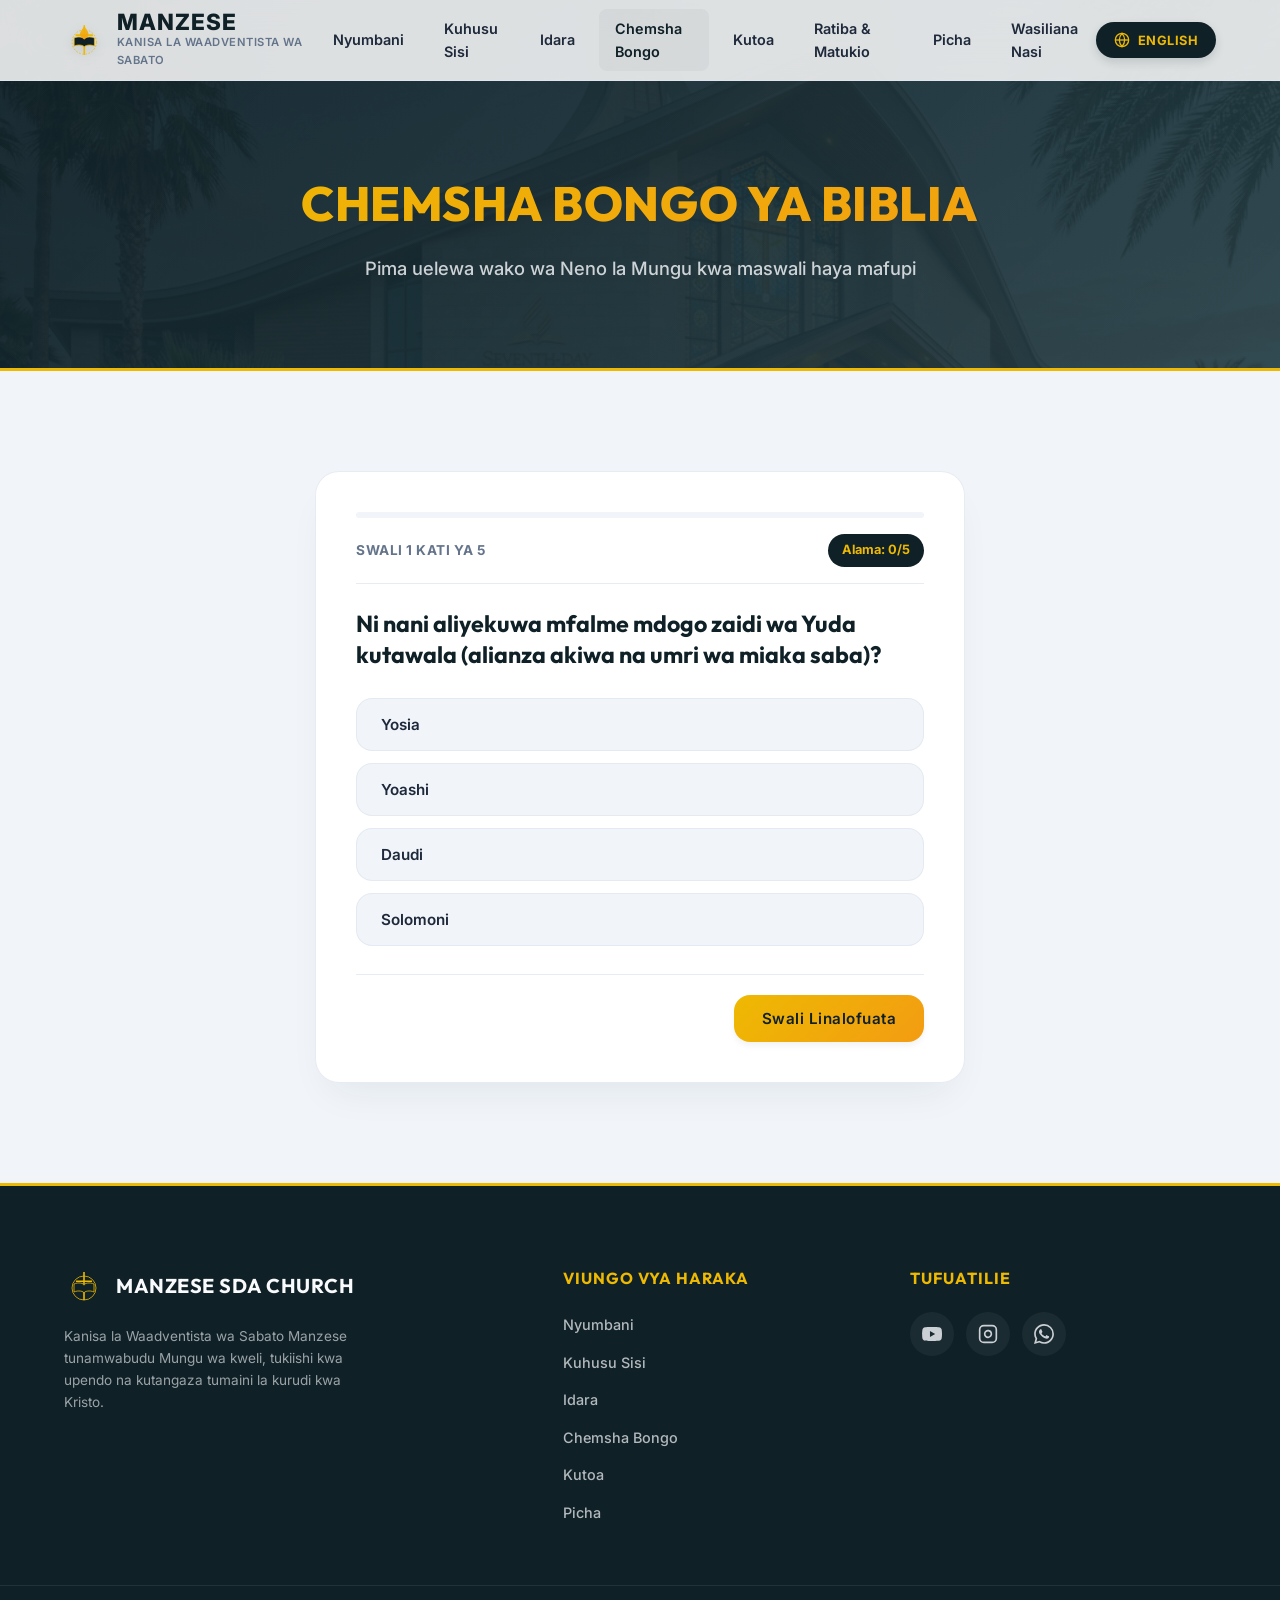
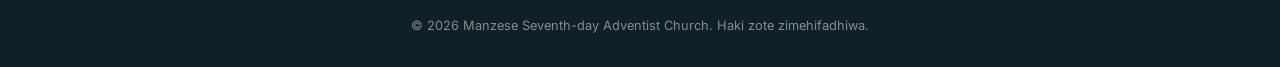
<file: quiz.html>
<!DOCTYPE html>
<html lang="sw">
<head>
    <meta charset="UTF-8">
    <meta name="viewport" content="width=device-width, initial-scale=1.0">
    <title>Chemsha Bongo ya Biblia - Manzese Seventh-day Adventist Church</title>
    <!-- Google Fonts: Outfit (headings) & Inter (body) -->
    <link rel="preconnect" href="https://fonts.googleapis.com">
    <link rel="preconnect" href="https://fonts.gstatic.com" crossorigin>
    <link href="https://fonts.googleapis.com/css2?family=Inter:wght@300;400;500;600;700&family=Outfit:wght@400;500;600;700;800&display=swap" rel="stylesheet">
    <!-- Custom CSS -->
    <link rel="stylesheet" href="styles.css">
</head>
<body>

    <!-- Header Navigation -->
    <header class="main-header">
        <div class="container header-container">
            <a href="index.html" class="logo-area">
                <svg class="sda-logo" viewBox="0 0 100 100" fill="none" xmlns="http://www.w3.org/2000/svg">
                    <circle cx="50" cy="55" r="30" stroke="var(--gold-color)" stroke-width="2" stroke-dasharray="4 4" />
                    <path d="M50 15 V85 M30 38 H70" stroke="var(--gold-color)" stroke-width="4" stroke-linecap="round"/>
                    <path d="M25 65 C35 60 50 63 50 68 C50 63 65 60 75 65 V45 C65 40 50 43 50 48 C50 43 35 40 25 45 Z" fill="var(--primary-color)" stroke="var(--gold-color)" stroke-width="2" stroke-linejoin="round"/>
                    <path d="M50 15 C55 25 62 30 60 38 C58 45 50 48 50 48 C50 48 42 45 40 38 C38 30 45 25 50 15 Z" fill="url(#flameGrad)" opacity="0.9"/>
                    <defs>
                        <linearGradient id="flameGrad" x1="50" y1="15" x2="50" y2="48" gradientUnits="userSpaceOnUse">
                            <stop offset="0%" stop-color="#EEB902" />
                            <stop offset="100%" stop-color="#F39C12" />
                        </linearGradient>
                    </defs>
                </svg>
                <div class="logo-text">
                    <span class="church-title">MANZESE</span>
                    <span class="church-sub" data-translate="nav_sda">Seventh-day Adventist Church</span>
                </div>
            </a>

            <!-- Desktop Nav Links -->
            <nav class="nav-links" id="navLinks">
                <a href="index.html" class="nav-item" data-translate="nav_home">Nyumbani</a>
                <a href="about.html" class="nav-item" data-translate="nav_about">Kuhusu Sisi</a>
                <a href="departments.html" class="nav-item" data-translate="nav_departments">Idara</a>
                <a href="quiz.html" class="nav-item" data-translate="nav_quiz">Chemsha Bongo</a>
                <a href="giving.html" class="nav-item" data-translate="nav_giving">Kutoa</a>
                <a href="events.html" class="nav-item" data-translate="nav_services">Ratiba & Matukio</a>
                <a href="gallery.html" class="nav-item" data-translate="nav_gallery">Picha</a>
                <a href="contact.html" class="nav-item" data-translate="nav_contact">Wasiliana Nasi</a>
            </nav>

            <!-- Language Switch & Mobile Toggle -->
            <div class="header-actions">
                <button class="lang-btn" id="langBtn" aria-label="Switch Language">
                    <svg class="lang-icon" viewBox="0 0 24 24" fill="none" stroke="currentColor" stroke-width="2">
                        <circle cx="12" cy="12" r="10"/>
                        <line x1="2" y1="12" x2="22" y2="12"/>
                        <path d="M12 2a15.3 15.3 0 0 1 4 10 15.3 15.3 0 0 1-4 10 15.3 15.3 0 0 1-4-10 15.3 15.3 0 0 1 4-10z"/>
                    </svg>
                    <span id="langText">ENGLISH</span>
                </button>

                <button class="mobile-menu-toggle" id="menuToggle" aria-label="Toggle Menu">
                    <span></span>
                    <span></span>
                    <span></span>
                </button>
            </div>
        </div>
    </header>

    <!-- Mobile Nav Panel (Overlay) -->
    <div class="mobile-nav-panel" id="mobileNavPanel">
        <nav class="mobile-nav-links">
            <a href="index.html" class="mobile-nav-item" data-translate="nav_home">Nyumbani</a>
            <a href="about.html" class="mobile-nav-item" data-translate="nav_about">Kuhusu Sisi</a>
            <a href="departments.html" class="mobile-nav-item" data-translate="nav_departments">Idara</a>
            <a href="quiz.html" class="mobile-nav-item" data-translate="nav_quiz">Chemsha Bongo</a>
            <a href="giving.html" class="mobile-nav-item" data-translate="nav_giving">Kutoa</a>
            <a href="events.html" class="mobile-nav-item" data-translate="nav_services">Ratiba & Matukio</a>
            <a href="gallery.html" class="mobile-nav-item" data-translate="nav_gallery">Picha</a>
            <a href="contact.html" class="mobile-nav-item" data-translate="nav_contact">Wasiliana Nasi</a>
        </nav>
    </div>

    <!-- Subpage Hero -->
    <section class="subpage-hero">
        <div class="container">
            <h1 class="subpage-hero-title" data-translate="quiz_title">Chemsha Bongo ya Biblia</h1>
            <p class="subpage-hero-subtitle" data-translate="quiz_subtitle">Pima uelewa wako wa Neno la Mungu kwa maswali haya mafupi</p>
        </div>
    </section>

    <!-- Main Content -->
    <main class="page-fade-in">
        <!-- Bible Quiz Section -->
        <section class="quiz-section section-padding">
            <div class="container">
                <div class="quiz-wrapper">
                    <!-- Quiz Card -->
                    <div class="quiz-card glass-card" id="quizCard">
                        <div class="quiz-card-header">
                            <div class="quiz-progress-bar-bg">
                                <div class="quiz-progress-bar" id="quizProgressBar"></div>
                            </div>
                            <div class="quiz-meta">
                                <span class="quiz-question-counter" id="quizCounter">Swali 1 kati ya 5</span>
                                <span class="quiz-score-badge" id="quizScoreBadge">Alama: 0/0</span>
                            </div>
                        </div>
                        
                        <div class="quiz-card-body">
                            <h3 class="quiz-question" id="quizQuestionText">Kupakia swali...</h3>
                            <div class="quiz-options" id="quizOptionsContainer">
                                <!-- Options will be loaded dynamically via JS -->
                            </div>
                        </div>

                        <div class="quiz-card-footer">
                            <button class="btn btn-primary" id="quizNextBtn" disabled data-translate="btn_next_question">Swali Linalofuata</button>
                        </div>
                    </div>

                    <!-- Quiz Result Card (Hidden initially) -->
                    <div class="quiz-result-card glass-card hidden" id="quizResultCard">
                        <div class="result-trophy">🏆</div>
                        <h3 class="result-title" data-translate="quiz_result_title">Matokeo ya Jaribio</h3>
                        <p class="result-score" id="quizFinalScore">Umescore 4 kati ya 5</p>
                        <p class="result-feedback" id="quizFeedbackText">Kazi nzuri sana! Unalijua Neno la Mungu vyema.</p>
                        <button class="btn btn-primary" id="quizRestartBtn" data-translate="btn_restart_quiz">Jaribu Tena</button>
                    </div>
                </div>
            </div>
        </section>
    </main>

    <!-- Footer -->
    <footer class="main-footer">
        <div class="container footer-grid">
            <div class="footer-brand">
                <div class="footer-logo-row">
                    <svg class="sda-logo-footer" viewBox="0 0 100 100" fill="none" xmlns="http://www.w3.org/2000/svg">
                        <circle cx="50" cy="55" r="30" stroke="var(--gold-color)" stroke-width="2" />
                        <path d="M50 15 V85 M30 38 H70" stroke="var(--gold-color)" stroke-width="4"/>
                        <path d="M25 65 C35 60 50 63 50 68 C50 63 65 60 75 65 V45 C65 40 50 43 50 48 C50 43 35 40 25 45 Z" fill="var(--primary-color)" stroke="var(--gold-color)" stroke-width="2"/>
                    </svg>
                    <h4>MANZESE SDA CHURCH</h4>
                </div>
                <p data-translate="footer_desc">Kanisa la Waadventista wa Sabato Manzese tunamwabudu Mungu wa kweli, tukiishi kwa upendo na kutangaza tumaini la kurudi kwa Kristo.</p>
            </div>

            <div class="footer-links">
                <h4 data-translate="footer_quick_links">Viungo vya Haraka</h4>
                <ul>
                    <li><a href="index.html" data-translate="nav_home">Nyumbani</a></li>
                    <li><a href="about.html" data-translate="nav_about">Kuhusu Sisi</a></li>
                    <li><a href="departments.html" data-translate="nav_departments">Idara</a></li>
                    <li><a href="quiz.html" data-translate="nav_quiz">Chemsha Bongo</a></li>
                    <li><a href="giving.html" data-translate="nav_giving">Kutoa</a></li>
                    <li><a href="gallery.html" data-translate="nav_gallery">Picha</a></li>
                </ul>
            </div>

            <div class="footer-socials">
                <h4 data-translate="footer_follow_us">Tufuatilie</h4>
                <div class="social-icons">
                    <a href="https://youtube.com" target="_blank" aria-label="YouTube" class="social-icon-btn yt">
                        <svg viewBox="0 0 24 24" fill="currentColor"><path d="M23.498 6.163c-.272-1.022-1.074-1.826-2.096-2.101C19.548 3.5 12 3.5 12 3.5s-7.548 0-9.402.562C1.74 4.337.938 5.14.666 6.163.148 8.02.148 12 .148 12s0 3.98.518 5.837c.272 1.022 1.074 1.826 2.096 2.101C4.452 20.5 12 20.5 12 20.5s7.548 0 9.402-.562c1.022-.275 1.824-1.079 2.096-2.101.518-1.857.518-5.837.518-5.837s0-3.98-.518-5.837zM9.545 15.568V8.432L15.818 12l-6.273 3.568z"/></svg>
                    </a>
                    <a href="https://instagram.com" target="_blank" aria-label="Instagram" class="social-icon-btn ig">
                        <svg viewBox="0 0 24 24" fill="none" stroke="currentColor" stroke-width="2"><rect x="2" y="2" width="20" height="20" rx="5" ry="5"/><path d="M16 11.37A4 4 0 1 1 12.63 8 4 4 0 0 1 16 11.37z"/><line x1="17.5" y1="6.5" x2="17.51" y2="6.5"/></svg>
                    </a>
                    <a href="https://whatsapp.com" target="_blank" aria-label="WhatsApp" class="social-icon-btn wa">
                        <svg viewBox="0 0 24 24" fill="currentColor"><path d="M17.472 14.382c-.297-.149-1.758-.867-2.03-.967-.273-.099-.471-.148-.67.15-.197.297-.767.966-.94 1.164-.173.199-.347.223-.644.075-.297-.15-1.255-.463-2.39-1.475-.883-.788-1.48-1.761-1.653-2.059-.173-.297-.018-.458.13-.606.134-.133.298-.347.446-.52.149-.174.198-.298.298-.497.099-.198.05-.371-.025-.52-.075-.149-.669-1.612-.916-2.207-.242-.579-.487-.5-.669-.51-.173-.008-.371-.01-.57-.01-.198 0-.52.074-.792.372-.272.297-1.04 1.016-1.04 2.479 0 1.462 1.065 2.875 1.213 3.074.149.198 2.096 3.2 5.077 4.487.709.306 1.262.489 1.694.625.712.227 1.36.195 1.871.118.571-.085 1.758-.719 2.006-1.413.248-.694.248-1.289.173-1.413-.074-.124-.272-.198-.57-.347m-5.421 7.403h-.004a9.87 9.87 0 0 1-5.031-1.378l-.361-.214-3.741.982.998-3.648-.235-.374a9.86 9.86 0 0 1-1.51-5.26c.001-5.45 4.436-9.884 9.888-9.884 2.64 0 5.122 1.03 6.988 2.898a9.825 9.825 0 0 1 2.893 6.994c-.003 5.45-4.437 9.884-9.885 9.884m8.413-18.297A11.815 11.815 0 0 0 12.05 0C5.495 0 .16 5.335.157 11.892c0 2.096.547 4.142 1.588 5.945L0 24l6.335-1.662c1.746.953 3.71 1.458 5.704 1.459h.005c6.554 0 11.89-5.335 11.893-11.893a11.821 11.821 0 0 0-3.48-8.413z"/></svg>
                    </a>
                </div>
            </div>
        </div>
        <div class="footer-bottom text-center">
            <p>&copy; <span id="year">2026</span> Manzese Seventh-day Adventist Church. <span data-translate="footer_rights">Haki zote zimehifadhiwa.</span></p>
        </div>
    </footer>

    <!-- Core App JS -->
    <script src="app.js"></script>
</body>
</html>
</file>
<file: styles.css>
/* ==========================================================================
   Manzese SDA Church - Core Design System & Stylesheet
   ========================================================================== */

/* Design Tokens & Theme Variables */
:root {
    --primary-color: #0F2027;
    --secondary-color: #203A43;
    --tertiary-color: #2C5364;
    --gold-color: #EEB902;
    --gold-hover: #D4AF37;
    --accent-gradient: linear-gradient(135deg, #EEB902 0%, #F39C12 100%);
    --primary-gradient: linear-gradient(135deg, #0F2027 0%, #203A43 50%, #2C5364 100%);
    --card-gradient: linear-gradient(135deg, rgba(255, 255, 255, 0.08) 0%, rgba(255, 255, 255, 0.03) 100%);
    
    /* Neutrals */
    --text-dark: #1E293B;
    --text-light: #F8FAFC;
    --text-muted: #64748B;
    --bg-light: #F1F5F9;
    --bg-white: #FFFFFF;
    
    /* Structural variables */
    --card-shadow: 0 20px 40px -15px rgba(15, 32, 39, 0.08);
    --hover-shadow: 0 30px 60px -20px rgba(15, 32, 39, 0.15);
    --glass-bg: rgba(255, 255, 255, 0.85);
    --glass-border: rgba(255, 255, 255, 0.4);
    --border-radius-sm: 8px;
    --border-radius-md: 16px;
    --border-radius-lg: 24px;
    
    /* Animation settings */
    --transition-fast: all 0.2s cubic-bezier(0.4, 0, 0.2, 1);
    --transition-smooth: all 0.4s cubic-bezier(0.4, 0, 0.2, 1);
    
    --container-width: 1200px;
}

/* Reset & Global Base Styles */
* {
    margin: 0;
    padding: 0;
    box-sizing: border-box;
}

html {
    scroll-behavior: smooth;
}

body {
    font-family: 'Inter', sans-serif;
    color: var(--text-dark);
    background-color: var(--bg-light);
    line-height: 1.6;
    overflow-x: hidden;
}

h1, h2, h3, h4, h5, h6 {
    font-family: 'Outfit', sans-serif;
    font-weight: 700;
    color: var(--primary-color);
}

a {
    text-decoration: none;
    color: inherit;
    transition: var(--transition-fast);
}

button, input, textarea {
    font-family: inherit;
    font-size: inherit;
    outline: none;
}

button {
    cursor: pointer;
    border: none;
    background: none;
}

ul {
    list-style: none;
}

/* Utility Layouts */
.container {
    width: 100%;
    max-width: var(--container-width);
    margin: 0 auto;
    padding: 0 24px;
}

.section-padding {
    padding: 100px 0;
}

.bg-light {
    background-color: #F8FAFC;
}

.text-center {
    text-align: center;
}

.btn {
    display: inline-flex;
    align-items: center;
    justify-content: center;
    padding: 14px 28px;
    border-radius: var(--border-radius-md);
    font-weight: 600;
    font-size: 0.95rem;
    transition: var(--transition-smooth);
    letter-spacing: 0.5px;
    box-shadow: 0 4px 6px rgba(0, 0, 0, 0.05);
}

.btn-primary {
    background: var(--accent-gradient);
    color: var(--primary-color);
}

.btn-primary:hover {
    transform: translateY(-3px);
    box-shadow: 0 12px 20px -8px rgba(243, 156, 18, 0.4);
}

.btn-secondary {
    background: rgba(255, 255, 255, 0.15);
    color: var(--text-light);
    border: 1.5px solid rgba(255, 255, 255, 0.3);
    backdrop-filter: blur(10px);
}

.btn-secondary:hover {
    background: var(--text-light);
    color: var(--primary-color);
    border-color: var(--text-light);
    transform: translateY(-3px);
}

.btn-block {
    display: flex;
    width: 100%;
}

.btn-poll-reset {
    background: transparent;
    color: var(--primary-color);
    border: 2px solid var(--primary-color);
    margin-top: 0.75rem;
}

.btn-poll-reset:hover {
    background: var(--primary-color);
    color: var(--text-light);
    transform: translateY(-2px);
}


/* ==========================================================================
   Header Navigation Styles
   ========================================================================== */
.main-header {
    position: fixed;
    top: 0;
    left: 0;
    width: 100%;
    z-index: 1000;
    background: rgba(255, 255, 255, 0.85);
    backdrop-filter: blur(20px);
    border-bottom: 1px solid rgba(226, 232, 240, 0.8);
    transition: var(--transition-smooth);
}

.main-header.scrolled {
    background: rgba(255, 255, 255, 0.95);
    box-shadow: 0 10px 30px rgba(15, 32, 39, 0.05);
    padding: 10px 0;
}

.header-container {
    display: flex;
    align-items: center;
    justify-content: space-between;
    height: 80px;
    transition: var(--transition-smooth);
}

.main-header.scrolled .header-container {
    height: 70px;
}

/* Logo Area */
.logo-area {
    display: flex;
    align-items: center;
    gap: 12px;
}

.sda-logo {
    width: 48px;
    height: 48px;
    filter: drop-shadow(0 4px 6px rgba(15, 32, 39, 0.1));
}

.logo-text {
    display: flex;
    flex-direction: column;
}

.church-title {
    font-size: 1.4rem;
    font-weight: 800;
    color: var(--primary-color);
    letter-spacing: 1px;
    line-height: 1.1;
}

.church-sub {
    font-size: 0.7rem;
    font-weight: 600;
    color: var(--text-muted);
    letter-spacing: 0.5px;
    text-transform: uppercase;
}

/* Desktop Navigation Link Items */
.nav-links {
    display: flex;
    align-items: center;
    gap: 8px;
}

.nav-item {
    font-size: 0.9rem;
    font-weight: 600;
    padding: 8px 16px;
    border-radius: var(--border-radius-sm);
    color: var(--text-dark);
    position: relative;
}

.nav-item:hover, .nav-item.active {
    color: var(--primary-color);
    background: rgba(15, 32, 39, 0.04);
}

/* Action Area (Lang button & mobile toggle) */
.header-actions {
    display: flex;
    align-items: center;
    gap: 16px;
}

.lang-btn {
    display: flex;
    align-items: center;
    gap: 8px;
    background: var(--primary-color);
    color: var(--gold-color);
    padding: 10px 18px;
    border-radius: 30px;
    font-size: 0.8rem;
    font-weight: 700;
    letter-spacing: 0.5px;
    box-shadow: 0 4px 10px rgba(15, 32, 39, 0.15);
    transition: var(--transition-smooth);
}

.lang-btn:hover {
    transform: translateY(-2px);
    box-shadow: 0 6px 15px rgba(15, 32, 39, 0.25);
    color: #FFFFFF;
}

.lang-icon {
    width: 16px;
    height: 16px;
}

/* Mobile Menu Toggle Button */
.mobile-menu-toggle {
    display: none;
    flex-direction: column;
    justify-content: space-between;
    width: 28px;
    height: 20px;
    position: relative;
    z-index: 1001;
}

.mobile-menu-toggle span {
    display: block;
    width: 100%;
    height: 3px;
    background-color: var(--primary-color);
    border-radius: 2px;
    transition: var(--transition-smooth);
}

.mobile-menu-toggle.open span:nth-child(1) {
    transform: translateY(8px) rotate(45deg);
}

.mobile-menu-toggle.open span:nth-child(2) {
    opacity: 0;
}

.mobile-menu-toggle.open span:nth-child(3) {
    transform: translateY(-9px) rotate(-45deg);
}

/* Mobile Nav Panel (Overlay Menu) */
.mobile-nav-panel {
    position: fixed;
    top: 0;
    right: -100%;
    width: 80%;
    max-width: 320px;
    height: 100vh;
    background: var(--primary-gradient);
    z-index: 999;
    padding: 100px 30px 40px;
    box-shadow: -10px 0 30px rgba(15, 32, 39, 0.15);
    transition: var(--transition-smooth);
    display: flex;
    flex-direction: column;
}

.mobile-nav-panel.open {
    right: 0;
}

.mobile-nav-links {
    display: flex;
    flex-direction: column;
    gap: 20px;
}

.mobile-nav-item {
    font-size: 1.15rem;
    font-weight: 600;
    color: var(--text-light);
    padding: 10px 16px;
    border-radius: var(--border-radius-sm);
    border-left: 3px solid transparent;
}

.mobile-nav-item:hover, .mobile-nav-item.active {
    background: rgba(255, 255, 255, 0.08);
    border-left-color: var(--gold-color);
    color: var(--gold-color);
}

/* ==========================================================================
   Hero / Header Area
   ========================================================================== */
.hero-section {
    position: relative;
    min-height: 100vh;
    display: flex;
    align-items: center;
    padding-top: 120px;
    overflow: hidden;
    background-image: url('assets/church_hero.png');
    background-size: cover;
    background-position: center;
}

.hero-bg-overlay {
    position: absolute;
    top: 0;
    left: 0;
    width: 100%;
    height: 100%;
    background-image: linear-gradient(135deg, rgba(15, 32, 39, 0.9) 0%, rgba(32, 58, 67, 0.8) 50%, rgba(44, 83, 100, 0.6) 100%);
    z-index: 1;
}

.hero-container {
    position: relative;
    z-index: 2;
    display: grid;
    grid-template-columns: 1.2fr 0.8fr;
    gap: 40px;
    align-items: center;
    width: 100%;
}

.hero-content {
    animation: fadeInUp 1s ease-out;
}

.hero-tag {
    display: inline-block;
    padding: 6px 16px;
    background: rgba(238, 185, 2, 0.15);
    border: 1px solid rgba(238, 185, 2, 0.3);
    color: var(--gold-color);
    border-radius: 30px;
    font-size: 0.85rem;
    font-weight: 700;
    text-transform: uppercase;
    letter-spacing: 1px;
    margin-bottom: 20px;
}

.hero-title {
    font-size: 3.5rem;
    font-weight: 800;
    color: var(--text-light);
    line-height: 1.15;
    margin-bottom: 24px;
}

.hero-desc {
    font-size: 1.1rem;
    color: rgba(248, 250, 252, 0.8);
    margin-bottom: 36px;
    max-width: 580px;
}

.hero-btns {
    display: flex;
    gap: 16px;
    flex-wrap: wrap;
}

/* Countdown Card */
.sabbath-card {
    background: rgba(255, 255, 255, 0.08);
    border: 1px solid rgba(255, 255, 255, 0.15);
    backdrop-filter: blur(25px);
    border-radius: var(--border-radius-lg);
    padding: 30px;
    box-shadow: 0 30px 60px rgba(0, 0, 0, 0.2);
    animation: fadeInRight 1s ease-out;
}

.sabbath-card-header {
    display: flex;
    align-items: center;
    gap: 12px;
    margin-bottom: 20px;
    border-bottom: 1px solid rgba(255, 255, 255, 0.1);
    padding-bottom: 16px;
}

.sabbath-icon {
    width: 24px;
    height: 24px;
    color: var(--gold-color);
}

.sabbath-card-header h3 {
    color: var(--text-light);
    font-size: 1.3rem;
}

.sabbath-prompt {
    font-size: 0.9rem;
    color: rgba(248, 250, 252, 0.7);
    margin-bottom: 16px;
}

.countdown-timer {
    display: grid;
    grid-template-columns: repeat(4, 1fr);
    gap: 12px;
}

.timer-item {
    background: rgba(15, 32, 39, 0.4);
    border: 1.5px solid rgba(255, 255, 255, 0.08);
    border-radius: var(--border-radius-md);
    padding: 12px 6px;
    text-align: center;
    transition: var(--transition-smooth);
}

.timer-item:hover {
    border-color: var(--gold-color);
    background: rgba(15, 32, 39, 0.6);
}

.timer-num {
    display: block;
    font-size: 1.8rem;
    font-weight: 800;
    color: var(--gold-color);
    font-family: 'Outfit', sans-serif;
    line-height: 1.2;
}

.timer-label {
    font-size: 0.65rem;
    text-transform: uppercase;
    letter-spacing: 0.5px;
    color: rgba(248, 250, 252, 0.6);
    font-weight: 700;
}

/* Happy Sabbath UI State */
.happy-sabbath {
    text-align: center;
    padding: 20px 10px;
}

.happy-sabbath-title {
    font-size: 2.2rem;
    color: var(--gold-color);
    margin-bottom: 12px;
    animation: pulseGlow 2s infinite alternate;
}

.happy-sabbath-verse {
    font-size: 0.95rem;
    font-style: italic;
    color: rgba(248, 250, 252, 0.9);
    line-height: 1.5;
}

/* ==========================================================================
   Section Standard Details
   ========================================================================== */
.section-header {
    margin-bottom: 60px;
}

.section-title {
    font-size: 2.5rem;
    font-weight: 800;
    margin-bottom: 12px;
}

.section-subtitle {
    font-size: 1.1rem;
    color: var(--text-muted);
    max-width: 600px;
    margin: 0 auto 20px;
}

.header-bar {
    width: 60px;
    height: 4px;
    background: var(--accent-gradient);
    margin: 0 auto;
    border-radius: 2px;
}

/* ==========================================================================
   About Us Section Styles
   ========================================================================== */
.about-grid {
    display: grid;
    grid-template-columns: 1fr 1.1fr;
    gap: 60px;
    align-items: center;
}

.about-image-card {
    position: relative;
    height: 450px;
    border-radius: var(--border-radius-lg);
}

.about-img {
    width: 100%;
    height: 100%;
    object-fit: cover;
    border-radius: var(--border-radius-lg);
    box-shadow: var(--card-shadow);
    transition: var(--transition-smooth);
    z-index: 2;
    position: relative;
}

.about-image-card:hover .about-img {
    transform: scale(1.02);
}

.img-accent-border {
    position: absolute;
    top: 20px;
    left: -20px;
    width: 100%;
    height: 100%;
    border: 3px solid var(--gold-color);
    border-radius: var(--border-radius-lg);
    z-index: 1;
    transition: var(--transition-smooth);
}

.about-image-card:hover .img-accent-border {
    top: 10px;
    left: -10px;
}

.about-info h3 {
    font-size: 1.8rem;
    margin-bottom: 20px;
}

.about-info p {
    color: var(--text-muted);
    margin-bottom: 20px;
}

.beliefs-highlights {
    display: grid;
    grid-template-columns: 1fr 1fr;
    gap: 20px;
    margin-top: 30px;
}

.belief-badge {
    display: flex;
    gap: 16px;
    background: var(--bg-white);
    padding: 20px;
    border-radius: var(--border-radius-md);
    box-shadow: var(--card-shadow);
    transition: var(--transition-smooth);
}

.belief-badge:hover {
    transform: translateY(-5px);
    box-shadow: var(--hover-shadow);
}

.belief-svg-icon {
    width: 42px;
    height: 42px;
    flex-shrink: 0;
    stroke: var(--gold-color);
    transition: var(--transition-smooth);
}

.belief-badge:hover .belief-svg-icon {
    transform: rotate(10deg) scale(1.1);
}

.badge-text h4 {
    font-size: 1rem;
    margin-bottom: 4px;
}

.badge-text p {
    font-size: 0.8rem;
    color: var(--text-muted);
    margin-bottom: 0;
    line-height: 1.4;
}

/* Leadership section */
.leadership-section {
    margin-top: 80px;
    border-top: 1px solid rgba(226, 232, 240, 0.8);
    padding-top: 60px;
}

.leadership-section h3 {
    font-size: 1.8rem;
    margin-bottom: 40px;
}

.leadership-grid {
    display: grid;
    grid-template-columns: repeat(3, 1fr);
    gap: 30px;
}

.leader-card {
    background: var(--bg-white);
    padding: 30px 20px;
    border-radius: var(--border-radius-md);
    text-align: center;
    box-shadow: var(--card-shadow);
    transition: var(--transition-smooth);
}

.leader-card:hover {
    transform: translateY(-5px);
    box-shadow: var(--hover-shadow);
}

.leader-avatar-wrapper {
    width: 90px;
    height: 90px;
    margin: 0 auto 20px;
}

.leader-avatar {
    width: 100%;
    height: 100%;
    --primary-light: #EEF4F8;
}

.leader-card h4 {
    font-size: 1.15rem;
    margin-bottom: 6px;
}

.leader-role {
    font-size: 0.85rem;
    color: var(--text-muted);
    font-weight: 600;
    text-transform: uppercase;
    letter-spacing: 0.5px;
}

/* ==========================================================================
   Departments Section Styles
   ========================================================================== */
.dept-tabs-container {
    background: var(--bg-white);
    padding: 40px;
    border-radius: var(--border-radius-lg);
    box-shadow: var(--card-shadow);
}

.dept-tabs {
    display: flex;
    justify-content: center;
    gap: 12px;
    margin-bottom: 40px;
    flex-wrap: wrap;
    border-bottom: 1.5px solid rgba(226, 232, 240, 0.8);
    padding-bottom: 16px;
}

.dept-tab-btn {
    padding: 12px 24px;
    font-weight: 700;
    font-size: 0.95rem;
    color: var(--text-muted);
    border-radius: var(--border-radius-sm);
    transition: var(--transition-smooth);
}

.dept-tab-btn:hover {
    color: var(--primary-color);
}

.dept-tab-btn.active {
    background: var(--primary-color);
    color: var(--gold-color);
    box-shadow: 0 4px 12px rgba(15, 32, 39, 0.15);
}

.dept-content-pane {
    display: none;
    animation: fadeIn 0.5s ease-out forwards;
}

.dept-content-pane.active {
    display: block;
}

.dept-pane-grid {
    display: grid;
    grid-template-columns: 1.1fr 0.9fr;
    gap: 40px;
    align-items: center;
}

.dept-pane-text h3 {
    font-size: 1.8rem;
    margin-bottom: 16px;
}

.dept-pane-text p {
    color: var(--text-muted);
    margin-bottom: 16px;
}

.dept-pane-image {
    height: 300px;
    border-radius: var(--border-radius-md);
    overflow: hidden;
    box-shadow: var(--card-shadow);
}

.dept-pane-img {
    width: 100%;
    height: 100%;
    object-fit: cover;
}

/* Choirs Grid inside Tab */
.full-width-choir {
    grid-column: 1 / -1;
}

.choirs-grid {
    display: grid;
    grid-template-columns: repeat(auto-fill, minmax(240px, 1fr));
    gap: 20px;
    margin-top: 30px;
}

.choir-card {
    background: var(--bg-white);
    border: 1px solid rgba(226, 232, 240, 0.8);
    border-radius: var(--border-radius-md);
    padding: 24px;
    box-shadow: var(--card-shadow);
    transition: var(--transition-smooth);
    text-align: left;
}

.choir-card:hover {
    transform: translateY(-5px);
    box-shadow: var(--hover-shadow);
    border-color: var(--gold-color);
}

.choir-icon {
    font-size: 2.2rem;
    display: block;
    margin-bottom: 16px;
}

.choir-card h4 {
    font-size: 1.15rem;
    color: var(--primary-color);
    margin-bottom: 8px;
    font-weight: 700;
}

.choir-card p {
    font-size: 0.85rem;
    color: var(--text-muted);
    line-height: 1.5;
    margin-bottom: 0;
}

.dept-image-placeholder {
    width: 100%;
    height: 100%;
    background-size: cover;
    background-position: center;
}

.ss-bg {
    background-image: linear-gradient(135deg, rgba(15,32,39,0.7) 0%, rgba(32,58,67,0.7) 100%), url('assets/church_hero.png');
}

.wm-bg {
    background-image: linear-gradient(135deg, rgba(15,32,39,0.7) 0%, rgba(32,58,67,0.7) 100%), url('assets/choir_singing.png');
}

/* ==========================================================================
   Nyimbo za Kristo Section Styles
   ========================================================================== */
.hymns-search-box {
    max-width: 600px;
    margin: 0 auto 50px;
}

.search-input-wrapper {
    position: relative;
    display: flex;
    align-items: center;
    background: var(--bg-white);
    border: 1.5px solid rgba(226, 232, 240, 1);
    border-radius: 50px;
    padding: 10px 24px;
    box-shadow: var(--card-shadow);
    transition: var(--transition-smooth);
}

.search-input-wrapper:focus-within {
    border-color: var(--gold-color);
    box-shadow: 0 10px 30px rgba(238, 185, 2, 0.15);
}

/* ==========================================================================
   Bible Quiz Section Styles
   ========================================================================== */
.quiz-wrapper {
    max-width: 650px;
    margin: 0 auto;
}

.quiz-card {
    background: var(--bg-white);
    border: 1px solid rgba(226, 232, 240, 0.8);
    border-radius: var(--border-radius-lg);
    padding: 40px;
    box-shadow: var(--card-shadow);
    transition: var(--transition-smooth);
}

.quiz-progress-bar-bg {
    width: 100%;
    height: 6px;
    background: var(--bg-light);
    border-radius: 10px;
    margin-bottom: 16px;
    overflow: hidden;
}

.quiz-progress-bar {
    width: 0%;
    height: 100%;
    background: var(--accent-gradient);
    border-radius: 10px;
    transition: width 0.4s cubic-bezier(0.4, 0, 0.2, 1);
}

.quiz-meta {
    display: flex;
    justify-content: space-between;
    align-items: center;
    border-bottom: 1.5px solid rgba(226, 232, 240, 0.8);
    padding-bottom: 16px;
    margin-bottom: 24px;
}

.quiz-question-counter {
    font-size: 0.85rem;
    font-weight: 700;
    color: var(--text-muted);
    text-transform: uppercase;
    letter-spacing: 0.5px;
}

.quiz-score-badge {
    font-size: 0.8rem;
    background: var(--primary-color);
    color: var(--gold-color);
    padding: 6px 14px;
    border-radius: 30px;
    font-weight: 700;
}

.quiz-question {
    font-size: 1.45rem;
    font-weight: 700;
    color: var(--primary-color);
    line-height: 1.35;
    margin-bottom: 28px;
}

.quiz-options {
    display: flex;
    flex-direction: column;
    gap: 12px;
}

.quiz-option-btn {
    width: 100%;
    display: flex;
    justify-content: space-between;
    align-items: center;
    text-align: left;
    padding: 16px 24px;
    background: var(--bg-light);
    border: 1.5px solid rgba(226, 232, 240, 0.8);
    border-radius: var(--border-radius-md);
    font-size: 0.95rem;
    font-weight: 600;
    color: var(--text-dark);
    transition: var(--transition-fast);
}

.quiz-option-btn:hover:not(:disabled) {
    border-color: var(--primary-color);
    background: rgba(15, 32, 39, 0.03);
    transform: translateX(6px);
}

.quiz-option-btn.correct {
    background: rgba(16, 185, 129, 0.08);
    border-color: #10B981;
    color: #065F46;
    box-shadow: 0 4px 12px rgba(16, 185, 129, 0.05);
}

.quiz-option-btn.incorrect {
    background: rgba(239, 68, 68, 0.08);
    border-color: #EF4444;
    color: #991B1B;
    animation: quizShake 0.4s ease-in-out;
}

.quiz-option-btn:disabled {
    cursor: not-allowed;
}

.quiz-option-icon {
    font-size: 1.25rem;
    line-height: 1;
}

.quiz-card-footer {
    display: flex;
    justify-content: flex-end;
    margin-top: 28px;
    border-top: 1.5px solid rgba(226, 232, 240, 0.8);
    padding-top: 20px;
}

.quiz-result-card {
    background: var(--bg-white);
    border: 1px solid rgba(226, 232, 240, 0.8);
    border-radius: var(--border-radius-lg);
    padding: 50px 40px;
    box-shadow: var(--card-shadow);
    text-align: center;
    transition: var(--transition-smooth);
    animation: modalScaleUp 0.4s cubic-bezier(0.4, 0, 0.2, 1) forwards;
}

.result-trophy {
    font-size: 4.5rem;
    line-height: 1;
    margin-bottom: 24px;
    animation: quizTrophyFloat 2s ease-in-out infinite alternate;
}

.result-title {
    font-size: 1.8rem;
    margin-bottom: 8px;
}

.result-score {
    font-size: 1.5rem;
    font-weight: 800;
    color: var(--primary-color);
    margin-bottom: 12px;
}

.result-feedback {
    color: var(--text-muted);
    font-size: 1.05rem;
    margin-bottom: 32px;
}

.hidden {
    display: none !important;
}

/* Animations for Quiz */
@keyframes quizShake {
    0%, 100% { transform: translateX(0); }
    20%, 60% { transform: translateX(-6px); }
    40%, 80% { transform: translateX(6px); }
}

@keyframes quizTrophyFloat {
    0% { transform: translateY(0); }
    100% { transform: translateY(-10px); }
}

/* ==========================================================================
   Giving / Tithe Calculator Section Styles
   ========================================================================== */
.giving-grid {
    display: grid;
    grid-template-columns: 1fr 1.1fr;
    gap: 50px;
    align-items: start;
}

.glass-card {
    background: var(--bg-white);
    border: 1px solid rgba(226, 232, 240, 0.8);
    border-radius: var(--border-radius-lg);
    padding: 40px;
    box-shadow: var(--card-shadow);
}

.calc-header {
    margin-bottom: 30px;
}

.calc-header h3 {
    font-size: 1.6rem;
    margin-bottom: 6px;
}

.calc-header p {
    font-size: 0.9rem;
    color: var(--text-muted);
}

.input-group {
    display: flex;
    flex-direction: column;
    gap: 8px;
    margin-bottom: 24px;
}

.input-group label {
    font-weight: 600;
    font-size: 0.9rem;
}

.input-group input {
    padding: 14px 20px;
    border: 1.5px solid rgba(226, 232, 240, 1);
    border-radius: var(--border-radius-md);
    font-size: 1.1rem;
    font-weight: 600;
    transition: var(--transition-fast);
}

.input-group input:focus {
    border-color: var(--primary-color);
}

.calc-results {
    background: var(--bg-light);
    padding: 24px;
    border-radius: var(--border-radius-md);
}

.result-row {
    display: flex;
    justify-content: space-between;
    align-items: center;
    margin-bottom: 12px;
    font-size: 0.9rem;
    color: var(--text-muted);
}

.result-value {
    font-weight: 700;
    color: var(--text-dark);
}

.calc-divider {
    border: none;
    border-top: 1px dashed rgba(203, 213, 225, 1);
    margin: 16px 0;
}

.total-row {
    font-size: 1.1rem;
    color: var(--primary-color);
    font-weight: 700;
    margin-bottom: 0;
}

.total-val {
    font-size: 1.35rem;
    color: var(--primary-color);
}

/* Payment tabs & Info */
.payment-info-card {
    background: var(--bg-white);
    padding: 40px;
    border-radius: var(--border-radius-lg);
    box-shadow: var(--card-shadow);
}

.payment-info-card h3 {
    font-size: 1.6rem;
    margin-bottom: 12px;
}

.pay-instruction {
    color: var(--text-muted);
    font-size: 0.95rem;
    margin-bottom: 24px;
}

.payment-tabs {
    display: flex;
    gap: 8px;
    margin-bottom: 24px;
    background: var(--bg-light);
    padding: 6px;
    border-radius: var(--border-radius-md);
}

.pay-tab-btn {
    flex-grow: 1;
    padding: 10px 16px;
    font-size: 0.85rem;
    font-weight: 700;
    color: var(--text-muted);
    border-radius: var(--border-radius-sm);
    transition: var(--transition-fast);
}

.pay-tab-btn.active {
    background: var(--bg-white);
    color: var(--primary-color);
    box-shadow: 0 4px 6px rgba(0, 0, 0, 0.04);
}

.pay-content {
    display: none;
    animation: fadeIn 0.4s ease-out forwards;
}

.pay-content.active {
    display: flex;
    flex-direction: column;
    gap: 16px;
}

.pay-item {
    display: flex;
    align-items: center;
    gap: 16px;
    border: 1px solid rgba(226, 232, 240, 1);
    border-radius: var(--border-radius-md);
    padding: 16px 20px;
    background: var(--bg-light);
}

.pay-logo {
    width: 60px;
    height: 60px;
    border-radius: 50%;
    display: flex;
    align-items: center;
    justify-content: center;
    font-weight: 800;
    font-size: 0.85rem;
    color: var(--text-light);
}

.mpesa {
    background: #E60000;
}

.tigopesa {
    background: #002D62;
}

.crdb {
    background: #008751;
}

.pay-details {
    flex-grow: 1;
}

.pay-label {
    font-size: 0.75rem;
    font-weight: 700;
    color: var(--text-muted);
    text-transform: uppercase;
}

.pay-code {
    font-size: 1.35rem;
    font-weight: 800;
    color: var(--primary-color);
    font-family: 'Outfit', sans-serif;
    line-height: 1.2;
}

.pay-name {
    font-size: 0.75rem;
    font-weight: 700;
    color: var(--text-dark);
}

.pay-branch {
    font-size: 0.7rem;
    color: var(--text-muted);
}

.btn-copy {
    background: var(--primary-color);
    color: var(--gold-color);
    padding: 8px 16px;
    border-radius: 30px;
    font-size: 0.75rem;
    font-weight: 700;
    text-transform: uppercase;
    transition: var(--transition-fast);
}

.btn-copy:hover {
    background: var(--gold-color);
    color: var(--primary-color);
}

.btn-copy.copied {
    background: #10B981;
    color: #FFFFFF;
}

/* ==========================================================================
   Services & Calendar Styles
   ========================================================================== */
.services-grid {
    display: grid;
    grid-template-columns: 1fr 1fr;
    gap: 40px;
}

.schedule-card, .events-card {
    background: var(--bg-white);
    padding: 40px;
    border-radius: var(--border-radius-lg);
    box-shadow: var(--card-shadow);
}

.schedule-card h3, .events-card h3 {
    font-size: 1.6rem;
    margin-bottom: 30px;
    border-bottom: 1.5px solid rgba(226, 232, 240, 0.8);
    padding-bottom: 12px;
}

.schedule-item {
    display: flex;
    gap: 20px;
    margin-bottom: 24px;
    position: relative;
}

.schedule-item:not(:last-child) {
    border-bottom: 1px dashed rgba(226, 232, 240, 0.8);
    padding-bottom: 20px;
}

.schedule-time {
    display: flex;
    flex-direction: column;
    min-width: 130px;
}

.time-hour {
    font-size: 0.95rem;
    font-weight: 700;
    color: var(--primary-color);
}

.time-day {
    font-size: 0.75rem;
    font-weight: 700;
    color: var(--gold-color);
    text-transform: uppercase;
}

.schedule-desc h4 {
    font-size: 1.1rem;
    margin-bottom: 6px;
}

.schedule-desc p {
    font-size: 0.85rem;
    color: var(--text-muted);
}

/* Upcoming Events design */
.event-item {
    display: flex;
    gap: 20px;
    margin-bottom: 24px;
}

.event-item:not(:last-child) {
    border-bottom: 1px dashed rgba(226, 232, 240, 0.8);
    padding-bottom: 20px;
}

.event-date {
    background: var(--primary-color);
    color: var(--gold-color);
    display: flex;
    flex-direction: column;
    align-items: center;
    justify-content: center;
    min-width: 65px;
    height: 65px;
    border-radius: var(--border-radius-md);
    box-shadow: 0 4px 10px rgba(15, 32, 39, 0.1);
}

.event-day {
    font-size: 1.4rem;
    font-weight: 800;
    line-height: 1.1;
    font-family: 'Outfit', sans-serif;
}

.event-month {
    font-size: 0.65rem;
    font-weight: 700;
    text-transform: uppercase;
}

.event-info h4 {
    font-size: 1.1rem;
    margin-bottom: 6px;
}

.event-info p {
    font-size: 0.85rem;
    color: var(--text-muted);
}

/* ==========================================================================
   Contact Section & Custom Map Mockup
   ========================================================================== */
.contact-grid {
    display: grid;
    grid-template-columns: 1.1fr 0.9fr;
    gap: 50px;
}

.contact-form-wrapper {
    background: var(--bg-white);
    padding: 40px;
    border-radius: var(--border-radius-lg);
    box-shadow: var(--card-shadow);
    position: relative;
    overflow: hidden;
}

.contact-form {
    display: flex;
    flex-direction: column;
    gap: 20px;
    transition: var(--transition-smooth);
}

.contact-form.hidden {
    opacity: 0;
    pointer-events: none;
    transform: translateY(-20px);
}

.input-row {
    display: grid;
    grid-template-columns: 1fr 1fr;
    gap: 20px;
}

.form-group {
    display: flex;
    flex-direction: column;
    gap: 8px;
}

.form-group label {
    font-size: 0.85rem;
    font-weight: 600;
    color: var(--text-dark);
}

.form-group input, .form-group textarea {
    padding: 12px 18px;
    border: 1.5px solid rgba(226, 232, 240, 1);
    border-radius: var(--border-radius-md);
    background: var(--bg-light);
    font-size: 0.95rem;
    transition: var(--transition-fast);
}

.form-group input:focus, .form-group textarea:focus {
    border-color: var(--primary-color);
    background: var(--bg-white);
    box-shadow: 0 4px 12px rgba(15, 32, 39, 0.05);
}

/* Toast Success Animation */
.toast-success {
    position: absolute;
    top: 0;
    left: 0;
    width: 100%;
    height: 100%;
    background: var(--bg-white);
    display: flex;
    flex-direction: column;
    align-items: center;
    justify-content: center;
    padding: 40px;
    text-align: center;
    opacity: 0;
    pointer-events: none;
    transform: translateY(20px);
    transition: var(--transition-smooth);
}

.toast-success.show {
    opacity: 1;
    pointer-events: all;
    transform: translateY(0);
}

.toast-icon {
    font-size: 3rem;
    width: 80px;
    height: 80px;
    background: rgba(16, 185, 129, 0.1);
    color: #10B981;
    border-radius: 50%;
    display: flex;
    align-items: center;
    justify-content: center;
    margin-bottom: 20px;
    animation: popScale 0.5s cubic-bezier(0.175, 0.885, 0.32, 1.275) forwards;
}

.toast-msg {
    font-size: 1.1rem;
    font-weight: 600;
    color: var(--primary-color);
    max-width: 320px;
}

/* Details and stylized Map mockup */
.contact-details-wrapper {
    display: flex;
    flex-direction: column;
    gap: 30px;
}

.contact-details {
    display: flex;
    flex-direction: column;
    gap: 20px;
}

.contact-detail-item {
    display: flex;
    gap: 16px;
    background: var(--bg-white);
    padding: 20px;
    border-radius: var(--border-radius-md);
    box-shadow: var(--card-shadow);
}

.detail-icon {
    font-size: 1.6rem;
    line-height: 1;
}

.detail-text h4 {
    font-size: 1rem;
    margin-bottom: 4px;
}

.detail-text p {
    font-size: 0.85rem;
    color: var(--text-muted);
}

/* Map Mockup visual */
.map-mockup {
    height: 200px;
    background: #E2E8F0;
    border-radius: var(--border-radius-lg);
    box-shadow: var(--card-shadow);
    position: relative;
    overflow: hidden;
    display: flex;
    align-items: center;
    justify-content: center;
}

.map-layer {
    position: absolute;
    width: 250%;
    height: 250%;
    background-image: radial-gradient(circle, #CBD5E1 10%, transparent 11%),
                      linear-gradient(45deg, transparent 49%, #CBD5E1 49%, #CBD5E1 51%, transparent 51%),
                      linear-gradient(-45deg, transparent 49%, #CBD5E1 49%, #CBD5E1 51%, transparent 51%);
    background-size: 40px 40px;
    transform: rotate(15deg);
    opacity: 0.7;
}

.map-grid-overlay {
    position: absolute;
    top: 0;
    left: 0;
    width: 100%;
    height: 100%;
    background: linear-gradient(180deg, rgba(248, 250, 252, 0.4) 0%, rgba(226, 232, 240, 0.8) 100%);
}

.map-pin {
    font-size: 2.2rem;
    position: relative;
    z-index: 5;
    animation: pinBounce 1.5s infinite alternate;
}

.map-tooltip {
    position: absolute;
    bottom: 50px;
    background: var(--primary-color);
    color: var(--gold-color);
    padding: 6px 12px;
    border-radius: var(--border-radius-sm);
    font-size: 0.75rem;
    font-weight: 700;
    box-shadow: var(--card-shadow);
    z-index: 5;
}

.map-tooltip::after {
    content: '';
    position: absolute;
    bottom: -6px;
    left: 50%;
    transform: translateX(-50%);
    border-width: 6px 6px 0;
    border-style: solid;
    border-color: var(--primary-color) transparent;
}

/* ==========================================================================
   Footer Styles
   ========================================================================== */
.main-footer {
    background: var(--primary-color);
    color: var(--text-light);
    padding: 80px 0 30px;
    border-top: 3px solid var(--gold-color);
}

.footer-grid {
    display: grid;
    grid-template-columns: 1.5fr 1fr 1fr;
    gap: 40px;
    margin-bottom: 60px;
}

.footer-logo-row {
    display: flex;
    align-items: center;
    gap: 12px;
    margin-bottom: 20px;
}

.sda-logo-footer {
    width: 40px;
    height: 40px;
}

.footer-logo-row h4 {
    color: var(--text-light);
    font-size: 1.25rem;
    letter-spacing: 0.5px;
}

.footer-brand p {
    color: rgba(248, 250, 252, 0.6);
    font-size: 0.85rem;
    max-width: 320px;
}

.footer-links h4, .footer-socials h4 {
    color: var(--gold-color);
    font-size: 1rem;
    margin-bottom: 20px;
    text-transform: uppercase;
    letter-spacing: 1px;
}

.footer-links ul {
    display: flex;
    flex-direction: column;
    gap: 12px;
}

.footer-links a {
    color: rgba(248, 250, 252, 0.7);
    font-size: 0.9rem;
    font-weight: 500;
}

.footer-links a:hover {
    color: var(--gold-color);
    padding-left: 5px;
}

.footer-socials {
    display: flex;
    flex-direction: column;
}

.social-icons {
    display: flex;
    gap: 12px;
}

.social-icon-btn {
    width: 44px;
    height: 44px;
    border-radius: 50%;
    background: rgba(255, 255, 255, 0.05);
    display: flex;
    align-items: center;
    justify-content: center;
    color: rgba(248, 250, 252, 0.8);
    transition: var(--transition-smooth);
}

.social-icon-btn svg {
    width: 20px;
    height: 20px;
}

.social-icon-btn:hover {
    background: var(--gold-color);
    color: var(--primary-color);
    transform: translateY(-3px);
    box-shadow: 0 8px 20px rgba(238, 185, 2, 0.3);
}

.footer-bottom {
    border-top: 1px solid rgba(255, 255, 255, 0.08);
    padding-top: 30px;
    font-size: 0.8rem;
    color: rgba(248, 250, 252, 0.5);
}

/* ==========================================================================
   CSS Animations Keyframes
   ========================================================================== */
@keyframes fadeInUp {
    from {
        opacity: 0;
        transform: translateY(30px);
    }
    to {
        opacity: 1;
        transform: translateY(0);
    }
}

@keyframes fadeInRight {
    from {
        opacity: 0;
        transform: translateX(40px);
    }
    to {
        opacity: 1;
        transform: translateX(0);
    }
}

@keyframes fadeIn {
    from {
        opacity: 0;
    }
    to {
        opacity: 1;
    }
}

@keyframes modalScaleUp {
    from {
        opacity: 0;
        transform: scale(0.9);
    }
    to {
        opacity: 1;
        transform: scale(1);
    }
}

@keyframes pinBounce {
    from {
        transform: translateY(0);
    }
    to {
        transform: translateY(-8px);
    }
}

@keyframes popScale {
    from {
        transform: scale(0);
    }
    to {
        transform: scale(1);
    }
}

@keyframes pulseGlow {
    from {
        filter: drop-shadow(0 0 2px var(--gold-color));
    }
    to {
        filter: drop-shadow(0 0 12px var(--gold-color));
    }
}

/* ==========================================================================
   Responsive Breakpoints
   ========================================================================== */

/* Large Tablets & Small Desktops (Under 1024px) */
@media (max-width: 992px) {
    .hero-container {
        grid-template-columns: 1fr;
        gap: 50px;
    }
    
    .hero-content {
        text-align: center;
        display: flex;
        flex-direction: column;
        align-items: center;
    }
    
    .sabbath-card {
        max-width: 500px;
        margin: 0 auto;
        width: 100%;
    }
    
    .about-grid {
        grid-template-columns: 1fr;
        gap: 40px;
    }
    
    .about-image-card {
        height: 380px;
    }
    
    .dept-pane-grid {
        grid-template-columns: 1fr;
        gap: 30px;
    }
    
    .dept-pane-image {
        order: -1;
        height: 250px;
    }
    
    .giving-grid {
        grid-template-columns: 1fr;
        gap: 40px;
    }
    
    .services-grid {
        grid-template-columns: 1fr;
        gap: 30px;
    }
    
    .contact-grid {
        grid-template-columns: 1fr;
        gap: 40px;
    }
}

/* Tablets (Under 768px) */
@media (max-width: 768px) {
    .section-padding {
        padding: 70px 0;
    }
    
    .hero-title {
        font-size: 2.5rem;
    }
    
    .about-image-card {
        margin: 0 auto 30px;
        width: 100%;
        height: 320px;
    }
    
    .img-accent-border {
        top: 0;
        left: 0;
        width: 100%;
        height: 100%;
        z-index: 3;
        pointer-events: none;
    }
    
    .about-image-card:hover .img-accent-border {
        top: 0;
        left: 0;
    }
    
    .nav-links {
        display: none;
    }
    
    .mobile-menu-toggle {
        display: flex;
    }
    
    .leadership-grid {
        grid-template-columns: 1fr;
        gap: 24px;
        max-width: 400px;
        margin: 40px auto 0;
    }
    
    .beliefs-highlights {
        grid-template-columns: 1fr;
    }
    
    .schedule-item {
        flex-direction: column;
        gap: 12px;
    }
    
    .schedule-time {
        flex-direction: row;
        align-items: baseline;
        gap: 8px;
        min-width: auto;
    }
    
    .footer-grid {
        grid-template-columns: 1fr;
        gap: 30px;
    }
    
    .hymn-modal-body {
        padding: 24px;
    }
    
    .hymn-modal-title {
        font-size: 1.5rem;
    }
    
    .hymn-modal-lyrics {
        font-size: 0.95rem;
    }
}

/* Small Mobiles (Under 480px) */
@media (max-width: 480px) {
    .church-title {
        font-size: 1.1rem;
    }
    
    .church-sub {
        font-size: 0.6rem;
    }
    
    .sda-logo {
        width: 36px;
        height: 36px;
    }

    .hero-title {
        font-size: 2.1rem;
    }
    
    .hero-btns {
        flex-direction: column;
        width: 100%;
    }
    
    .hero-btns .btn {
        width: 100%;
    }
    
    .countdown-timer {
        gap: 8px;
    }
    
    .timer-num {
        font-size: 1.4rem;
    }
    
    .timer-label {
        font-size: 0.55rem;
    }
    
    .input-row {
        grid-template-columns: 1fr;
    }
    
    .dept-tabs-container {
        padding: 20px;
    }
    
    .dept-tab-btn {
        padding: 10px 16px;
        font-size: 0.85rem;
        flex-grow: 1;
    }
    
    .glass-card {
        padding: 24px;
    }
    
    .payment-info-card {
        padding: 24px;
    }
    
    .pay-item {
        padding: 12px;
        gap: 10px;
    }
    
    .pay-code {
        font-size: 1.15rem;
    }
}

/* ==========================================================================
   New Styles for Multi-Page Refactoring & Homepage Portal
   ========================================================================== */

/* Subpage Hero styles */
.subpage-hero {
    padding: 165px 0 85px;
    background: linear-gradient(135deg, rgba(15, 32, 39, 0.95) 0%, rgba(32, 58, 67, 0.92) 100%), url('assets/church_hero.png') no-repeat center center;
    background-size: cover;
    position: relative;
    text-align: center;
    color: var(--text-light);
    border-bottom: 3px solid var(--gold-color);
}

.subpage-hero-title {
    font-size: 3rem;
    font-weight: 800;
    margin-bottom: 12px;
    background: var(--accent-gradient);
    -webkit-background-clip: text;
    -webkit-text-fill-color: transparent;
    text-transform: uppercase;
    letter-spacing: 0.5px;
}

.subpage-hero-subtitle {
    font-size: 1.15rem;
    color: rgba(248, 250, 252, 0.8);
    font-weight: 500;
}

/* Home Portal Grid */
.portal-section {
    padding: 80px 0;
}

.portal-grid {
    display: grid;
    grid-template-columns: repeat(auto-fill, minmax(300px, 1fr));
    gap: 30px;
    margin-top: 40px;
}

.portal-card {
    background: var(--bg-white);
    border: 1px solid rgba(226, 232, 240, 0.8);
    border-radius: var(--border-radius-lg);
    box-shadow: var(--card-shadow);
    transition: var(--transition-smooth);
    display: flex;
    flex-direction: column;
    height: 100%;
    position: relative;
    overflow: hidden;
    padding: 35px 30px;
}

.portal-card.has-image {
    padding: 0;
}

.portal-card-image {
    height: 180px;
    background-size: cover;
    background-position: center;
    width: 100%;
    position: relative;
    transition: var(--transition-smooth);
    border-bottom: 3px solid var(--gold-color);
}

.portal-card.has-image:hover .portal-card-image {
    transform: scale(1.03);
}

.portal-card-content {
    padding: 26px 24px;
    display: flex;
    flex-direction: column;
    flex-grow: 1;
}

.portal-card.accent-card {
    padding: 35px 30px;
}

.portal-icon-wrapper {
    width: 56px;
    height: 56px;
    border-radius: 14px;
    background: rgba(238, 185, 2, 0.1);
    display: flex;
    align-items: center;
    justify-content: center;
    margin-bottom: 22px;
    color: var(--gold-color);
    transition: var(--transition-smooth);
    box-shadow: 0 4px 10px rgba(238, 185, 2, 0.05);
}

.portal-icon-svg {
    width: 26px;
    height: 26px;
    stroke-width: 2;
    stroke: currentColor;
    fill: none;
}

.portal-card:hover .portal-icon-wrapper {
    background: var(--accent-gradient);
    color: var(--primary-color);
    transform: translateY(-2px) scale(1.05);
    box-shadow: 0 8px 20px rgba(243, 156, 18, 0.3);
}

.portal-card::before {
    content: '';
    position: absolute;
    top: 0;
    left: 0;
    width: 100%;
    height: 4px;
    background: var(--accent-gradient);
    transform: scaleX(0);
    transform-origin: left;
    transition: var(--transition-smooth);
    z-index: 2;
}

.portal-card:hover {
    transform: translateY(-8px);
    box-shadow: var(--hover-shadow);
    border-color: var(--gold-color);
}

.portal-card:hover::before {
    transform: scaleX(1);
}

.portal-card h3 {
    font-size: 1.4rem;
    color: var(--primary-color);
    margin-bottom: 12px;
    font-weight: 700;
}

.portal-card p {
    font-size: 0.92rem;
    color: var(--text-muted);
    line-height: 1.6;
    margin-bottom: 24px;
    flex-grow: 1;
}

.portal-link {
    font-size: 0.9rem;
    font-weight: 700;
    color: var(--gold-color);
    display: inline-flex;
    align-items: center;
    gap: 8px;
    text-transform: uppercase;
    transition: var(--transition-fast);
}

.portal-link:hover {
    color: var(--primary-color);
}

.portal-link svg {
    width: 16px;
    height: 16px;
    stroke: currentColor;
    fill: none;
    transition: var(--transition-fast);
}

.portal-link:hover svg {
    transform: translateX(4px);
}

/* Announcements Ticker */
.announcements-section {
    background: var(--bg-white);
    border-top: 1px solid rgba(226, 232, 240, 0.8);
    border-bottom: 1px solid rgba(226, 232, 240, 0.8);
    padding: 15px 0;
    overflow: hidden;
}

.announcements-container {
    display: flex;
    align-items: center;
    gap: 20px;
}

.announcements-badge {
    background: var(--primary-color);
    color: var(--gold-color);
    padding: 6px 14px;
    border-radius: 4px;
    font-size: 0.8rem;
    font-weight: 800;
    text-transform: uppercase;
    white-space: nowrap;
    box-shadow: 0 2px 6px rgba(15, 32, 39, 0.15);
}

.announcements-ticker {
    flex-grow: 1;
    overflow: hidden;
    white-space: nowrap;
    position: relative;
}

.announcements-list {
    display: inline-block;
    padding-left: 100%;
    animation: tickerLoop 25s linear infinite;
    color: var(--text-dark);
    font-size: 0.95rem;
    font-weight: 600;
}

.announcements-list span {
    margin-right: 50px;
    position: relative;
}

.announcements-list span::after {
    content: "•";
    position: absolute;
    right: -28px;
    color: var(--gold-color);
    font-size: 1.2rem;
}

.announcements-list span:last-child::after {
    display: none;
}

@keyframes tickerLoop {
    0% { transform: translate3d(0, 0, 0); }
    100% { transform: translate3d(-100%, 0, 0); }
}

/* Verse of the Day Card */
.verse-section {
    padding: 60px 0;
    background: var(--bg-light);
}

.verse-card {
    text-align: center;
    max-width: 800px;
    margin: 0 auto;
    border-left: 4px solid var(--gold-color);
}

.verse-card blockquote {
    font-size: 1.4rem;
    font-style: italic;
    color: var(--primary-color);
    line-height: 1.6;
    margin-bottom: 12px;
    font-weight: 600;
}

.verse-card cite {
    font-size: 0.95rem;
    font-weight: 700;
    color: var(--gold-color);
    text-transform: uppercase;
    letter-spacing: 1px;
}

/* Page fade-in transition */
.page-fade-in {
    animation: pageFadeInEffect 0.5s ease-out forwards;
}

@keyframes pageFadeInEffect {
    from { opacity: 0; transform: translateY(10px); }
    to { opacity: 1; transform: translateY(0); }
}

@media (max-width: 480px) {
    .subpage-hero-title {
        font-size: 2rem;
    }
    .verse-card blockquote {
        font-size: 1.15rem;
    }
}

/* Pastor Welcome Section Styles */
.pastor-welcome-section {
    background: linear-gradient(180deg, var(--bg-white) 0%, var(--bg-light) 100%);
    border-bottom: 1px solid rgba(226, 232, 240, 0.8);
}

.pastor-grid-layout {
    display: grid;
    grid-template-columns: 1fr 2.5fr;
    gap: 50px;
    align-items: center;
    max-width: 1000px;
    margin: 0 auto;
}

.pastor-image-card {
    position: relative;
    display: flex;
    flex-direction: column;
    align-items: center;
}

.pastor-avatar-svg {
    width: 180px;
    height: 180px;
    border-radius: 50%;
    border: 4px solid var(--gold-color);
    box-shadow: var(--card-shadow);
    background: var(--primary-color);
}

.pastor-badge {
    background: var(--accent-gradient);
    color: var(--primary-color);
    padding: 6px 14px;
    border-radius: 20px;
    font-size: 0.75rem;
    font-weight: 800;
    text-transform: uppercase;
    position: absolute;
    bottom: -10px;
    box-shadow: 0 4px 10px rgba(243, 156, 18, 0.3);
}

.pastor-message-content {
    text-align: left;
}

.pastor-title {
    font-size: 2rem;
    color: var(--primary-color);
    margin-bottom: 16px;
    font-weight: 800;
}

.pastor-quote {
    font-size: 1.15rem;
    color: var(--text-dark);
    line-height: 1.7;
    font-style: italic;
    margin-bottom: 16px;
    position: relative;
}

.pastor-name {
    font-size: 1.05rem;
    font-weight: 700;
    color: var(--gold-color);
}

/* Interactive Grid (FAQ & Poll) Layout */
.interactive-grid-section {
    background: var(--bg-light);
}

.interactive-two-column {
    display: grid;
    grid-template-columns: 1.1fr 0.9fr;
    gap: 50px;
    align-items: start;
}

/* FAQ Accordion */
.faq-accordion-wrapper {
    text-align: left;
}

.faq-section-title {
    font-size: 1.8rem;
    color: var(--primary-color);
    margin-bottom: 8px;
}

.header-bar.left-align {
    margin: 0;
}

.faq-accordion {
    margin-top: 30px;
}

.faq-item {
    background: var(--bg-white);
    border-radius: var(--border-radius-md);
    border: 1px solid rgba(226, 232, 240, 0.8);
    margin-bottom: 16px;
    overflow: hidden;
    transition: var(--transition-smooth);
    box-shadow: var(--card-shadow);
}

.faq-item:hover {
    border-color: var(--gold-color);
}

.faq-trigger {
    width: 100%;
    display: flex;
    justify-content: space-between;
    align-items: center;
    padding: 22px 24px;
    font-weight: 700;
    color: var(--primary-color);
    font-size: 1.05rem;
    text-align: left;
}

.faq-question-text {
    padding-right: 15px;
}

.faq-icon-arrow {
    font-size: 1.3rem;
    font-weight: 600;
    color: var(--gold-color);
    transition: var(--transition-fast);
}

.faq-content {
    max-height: 0;
    overflow: hidden;
    transition: max-height 0.3s cubic-bezier(0.4, 0, 0.2, 1), padding 0.3s ease;
    padding: 0 24px;
    color: var(--text-muted);
    font-size: 0.95rem;
    line-height: 1.6;
}

.faq-item.active .faq-content {
    max-height: 200px;
    padding: 0 24px 22px;
    border-top: 1px solid rgba(226, 232, 240, 0.5);
    margin-top: -5px;
    padding-top: 15px;
}

/* Spiritual Poll Card */
.poll-card {
    text-align: left;
    padding: 40px;
}

.poll-card-header {
    margin-bottom: 24px;
}

.poll-card h3 {
    font-size: 1.5rem;
    color: var(--primary-color);
    margin-bottom: 8px;
}

.poll-question {
    font-size: 1rem;
    color: var(--text-muted);
    font-weight: 500;
}

.poll-options {
    display: flex;
    flex-direction: column;
    gap: 12px;
}

.poll-option-btn {
    width: 100%;
    text-align: left;
    padding: 14px 20px;
    border-radius: var(--border-radius-md);
    background: var(--bg-white);
    border: 1.5px solid rgba(226, 232, 240, 0.8);
    font-weight: 600;
    color: var(--primary-color);
    transition: var(--transition-smooth);
    box-shadow: 0 2px 4px rgba(0,0,0,0.02);
}

.poll-option-btn:hover {
    background: var(--primary-color);
    color: var(--gold-color);
    border-color: var(--primary-color);
    transform: translateY(-2px);
    box-shadow: 0 6px 12px rgba(15, 32, 39, 0.1);
}

.poll-results {
    display: flex;
    flex-direction: column;
    gap: 16px;
}

.poll-result-bar {
    display: flex;
    flex-direction: column;
}

.poll-result-label {
    display: flex;
    justify-content: space-between;
    font-weight: 700;
    font-size: 0.92rem;
    color: var(--primary-color);
}

.poll-pct {
    color: var(--gold-color);
    font-weight: 800;
}

.poll-bar-bg {
    width: 100%;
    height: 8px;
    background: var(--bg-light);
    border-radius: 4px;
    margin-top: 6px;
    overflow: hidden;
}

.poll-bar-fill {
    width: 0%;
    height: 100%;
    background: var(--accent-gradient);
    border-radius: 4px;
    transition: width 0.8s cubic-bezier(0.4, 0, 0.2, 1);
}

/* Next Verse Button */
.btn-verse-next {
    margin-top: 24px;
    display: inline-flex;
    align-items: center;
    justify-content: center;
    padding: 8px 20px;
    font-size: 0.85rem;
    border-radius: 24px;
    border: 1.5px solid var(--gold-color);
    color: var(--gold-color);
    background: transparent;
    font-weight: 700;
    cursor: pointer;
    transition: var(--transition-smooth);
}

.btn-verse-next:hover {
    background: var(--gold-color);
    color: var(--primary-color);
    transform: translateY(-2px);
    box-shadow: 0 4px 10px rgba(238, 185, 2, 0.2);
}

/* Responsive adjustments for new sections */
@media (max-width: 992px) {
    .pastor-grid-layout {
        grid-template-columns: 1fr;
        gap: 30px;
        text-align: center;
    }
    .pastor-message-content {
        text-align: center;
    }
    .interactive-two-column {
        grid-template-columns: 1fr;
        gap: 40px;
    }
}

/* Map & Location Styling */
.location-grid {
    display: grid;
    grid-template-columns: 1fr 1.2fr;
    gap: 40px;
    align-items: center;
    max-width: 1000px;
    margin: 40px auto 0;
}

.location-info-card {
    background: var(--bg-light);
    padding: 35px;
    border-radius: var(--border-radius-lg);
    border: 1px solid rgba(226, 232, 240, 0.8);
    display: flex;
    flex-direction: column;
    gap: 24px;
    text-align: left;
    box-shadow: var(--card-shadow);
}

.location-info-card .contact-detail-item {
    margin-bottom: 0;
    display: flex;
    align-items: flex-start;
    gap: 16px;
}

.map-wrapper {
    width: 100%;
    height: 350px;
    border-radius: var(--border-radius-lg);
    overflow: hidden;
    box-shadow: var(--card-shadow);
    border: 1.5px solid rgba(226, 232, 240, 0.8);
    transition: var(--transition-smooth);
}

.map-wrapper:hover {
    border-color: var(--gold-color);
    box-shadow: var(--hover-shadow);
}

.map-iframe {
    width: 100%;
    height: 100%;
    border: 0;
}

@media (max-width: 768px) {
    .location-grid {
        grid-template-columns: 1fr;
        gap: 30px;
    }
    
    .map-wrapper {
        height: 280px;
    }
}

/* Gallery Section Styles */
.gallery-filters {
    display: flex;
    justify-content: center;
    gap: 12px;
    margin-bottom: 40px;
    flex-wrap: wrap;
}

.gallery-filter-btn {
    padding: 10px 22px;
    border-radius: 24px;
    font-weight: 700;
    border: 1.5px solid rgba(226, 232, 240, 0.8);
    background: var(--bg-white);
    color: var(--text-dark);
    cursor: pointer;
    transition: var(--transition-smooth);
    font-size: 0.9rem;
}

.gallery-filter-btn.active, 
.gallery-filter-btn:hover {
    background: var(--primary-color);
    color: var(--gold-color);
    border-color: var(--primary-color);
    box-shadow: 0 4px 10px rgba(15, 32, 39, 0.1);
}

.gallery-grid {
    display: grid;
    grid-template-columns: repeat(auto-fill, minmax(300px, 1fr));
    gap: 24px;
}

.gallery-item {
    border-radius: var(--border-radius-lg);
    overflow: hidden;
    box-shadow: var(--card-shadow);
    transition: var(--transition-smooth);
    aspect-ratio: 4 / 3;
}

.gallery-img-wrapper {
    position: relative;
    width: 100%;
    height: 100%;
    overflow: hidden;
}

.gallery-img-wrapper img {
    width: 100%;
    height: 100%;
    object-fit: cover;
    transition: transform 0.6s cubic-bezier(0.4, 0, 0.2, 1);
}

.gallery-overlay {
    position: absolute;
    top: 0;
    left: 0;
    width: 100%;
    height: 100%;
    background: linear-gradient(180deg, rgba(15, 32, 39, 0.1) 40%, rgba(15, 32, 39, 0.95) 100%);
    opacity: 0;
    transition: opacity 0.4s ease;
    display: flex;
    align-items: flex-end;
    padding: 24px;
}

.gallery-overlay-text {
    text-align: left;
    width: 100%;
    display: flex;
    justify-content: space-between;
    align-items: flex-end;
}

.gallery-overlay-text p {
    color: var(--bg-white);
    font-weight: 700;
    font-size: 1rem;
    margin: 0;
}

.gallery-zoom-icon {
    color: var(--gold-color);
    font-size: 1.2rem;
}

.gallery-item:hover img {
    transform: scale(1.08);
}

.gallery-item:hover .gallery-overlay {
    opacity: 1;
}

.gallery-item:hover {
    box-shadow: var(--hover-shadow);
    transform: translateY(-4px);
}

/* Lightbox Modal */
.lightbox-modal {
    position: fixed;
    z-index: 2000;
    left: 0;
    top: 0;
    width: 100%;
    height: 100%;
    background-color: rgba(15, 32, 39, 0.96);
    display: flex;
    align-items: center;
    justify-content: center;
    opacity: 0;
    visibility: hidden;
    transition: opacity 0.3s ease, visibility 0.3s ease;
}

.lightbox-modal.show {
    opacity: 1;
    visibility: visible;
}

.lightbox-close {
    position: absolute;
    top: 24px;
    right: 24px;
    color: var(--bg-white);
    font-size: 2.5rem;
    font-weight: 300;
    cursor: pointer;
    transition: var(--transition-fast);
    z-index: 2010;
}

.lightbox-close:hover {
    color: var(--gold-color);
}

.lightbox-prev, 
.lightbox-next {
    position: absolute;
    top: 50%;
    transform: translateY(-50%);
    background: rgba(255,255,255,0.05);
    color: var(--bg-white);
    border: 0;
    width: 50px;
    height: 50px;
    border-radius: 50%;
    font-size: 1.5rem;
    cursor: pointer;
    transition: var(--transition-smooth);
    display: flex;
    align-items: center;
    justify-content: center;
    z-index: 2010;
}

.lightbox-prev {
    left: 24px;
}

.lightbox-next {
    right: 24px;
}

.lightbox-prev:hover, 
.lightbox-next:hover {
    background: var(--gold-color);
    color: var(--primary-color);
}

.lightbox-content-wrapper {
    max-width: 85%;
    max-height: 80%;
    display: flex;
    flex-direction: column;
    align-items: center;
    gap: 16px;
}

#lightboxImg {
    max-width: 100%;
    max-height: 70vh;
    object-fit: contain;
    border-radius: var(--border-radius-sm);
    border: 3px solid rgba(255,255,255,0.1);
    box-shadow: 0 10px 30px rgba(0,0,0,0.5);
    transition: opacity 0.2s ease-in-out;
}

.lightbox-caption {
    color: var(--bg-white);
    text-align: center;
    font-size: 1.1rem;
    font-weight: 600;
    max-width: 600px;
}

@media (max-width: 768px) {
    .lightbox-prev, 
    .lightbox-next {
        width: 40px;
        height: 40px;
        font-size: 1.2rem;
    }
    .lightbox-prev {
        left: 12px;
    }
    .lightbox-next {
        right: 12px;
    }
}
</file>
